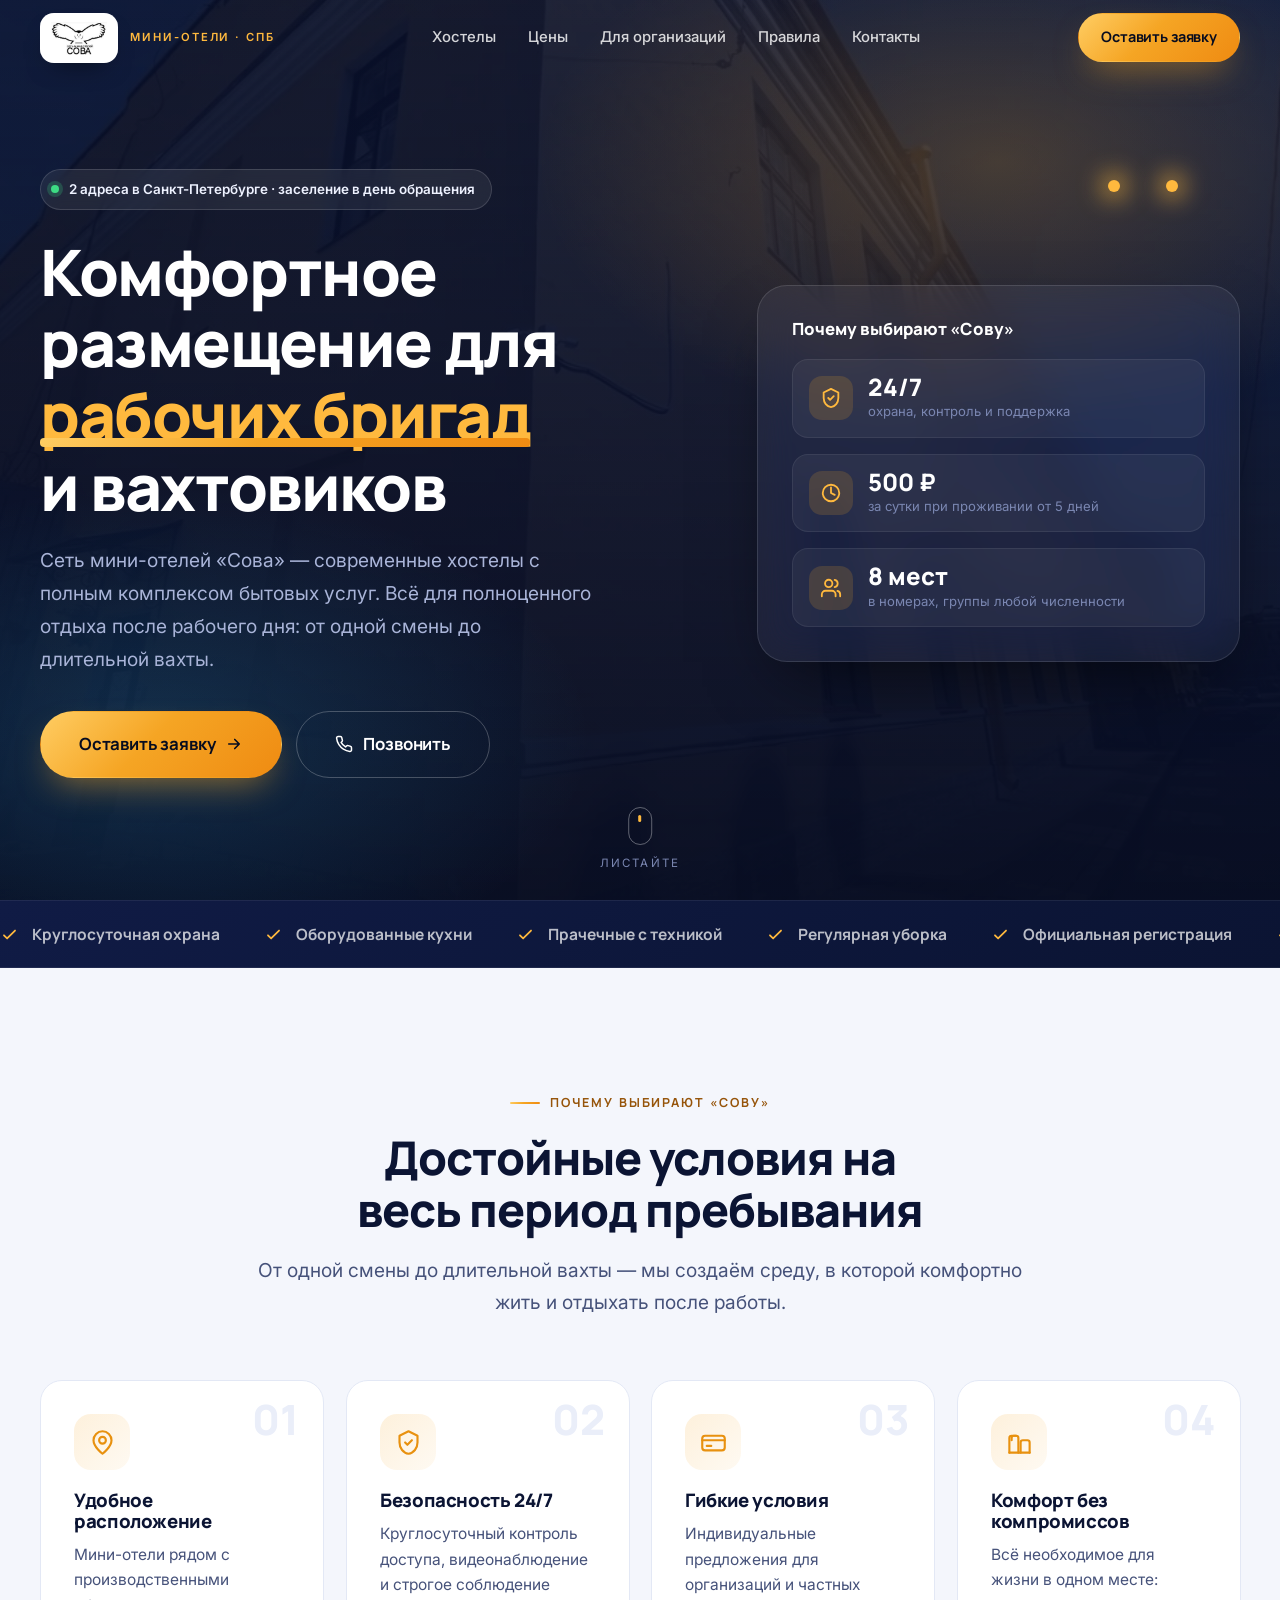
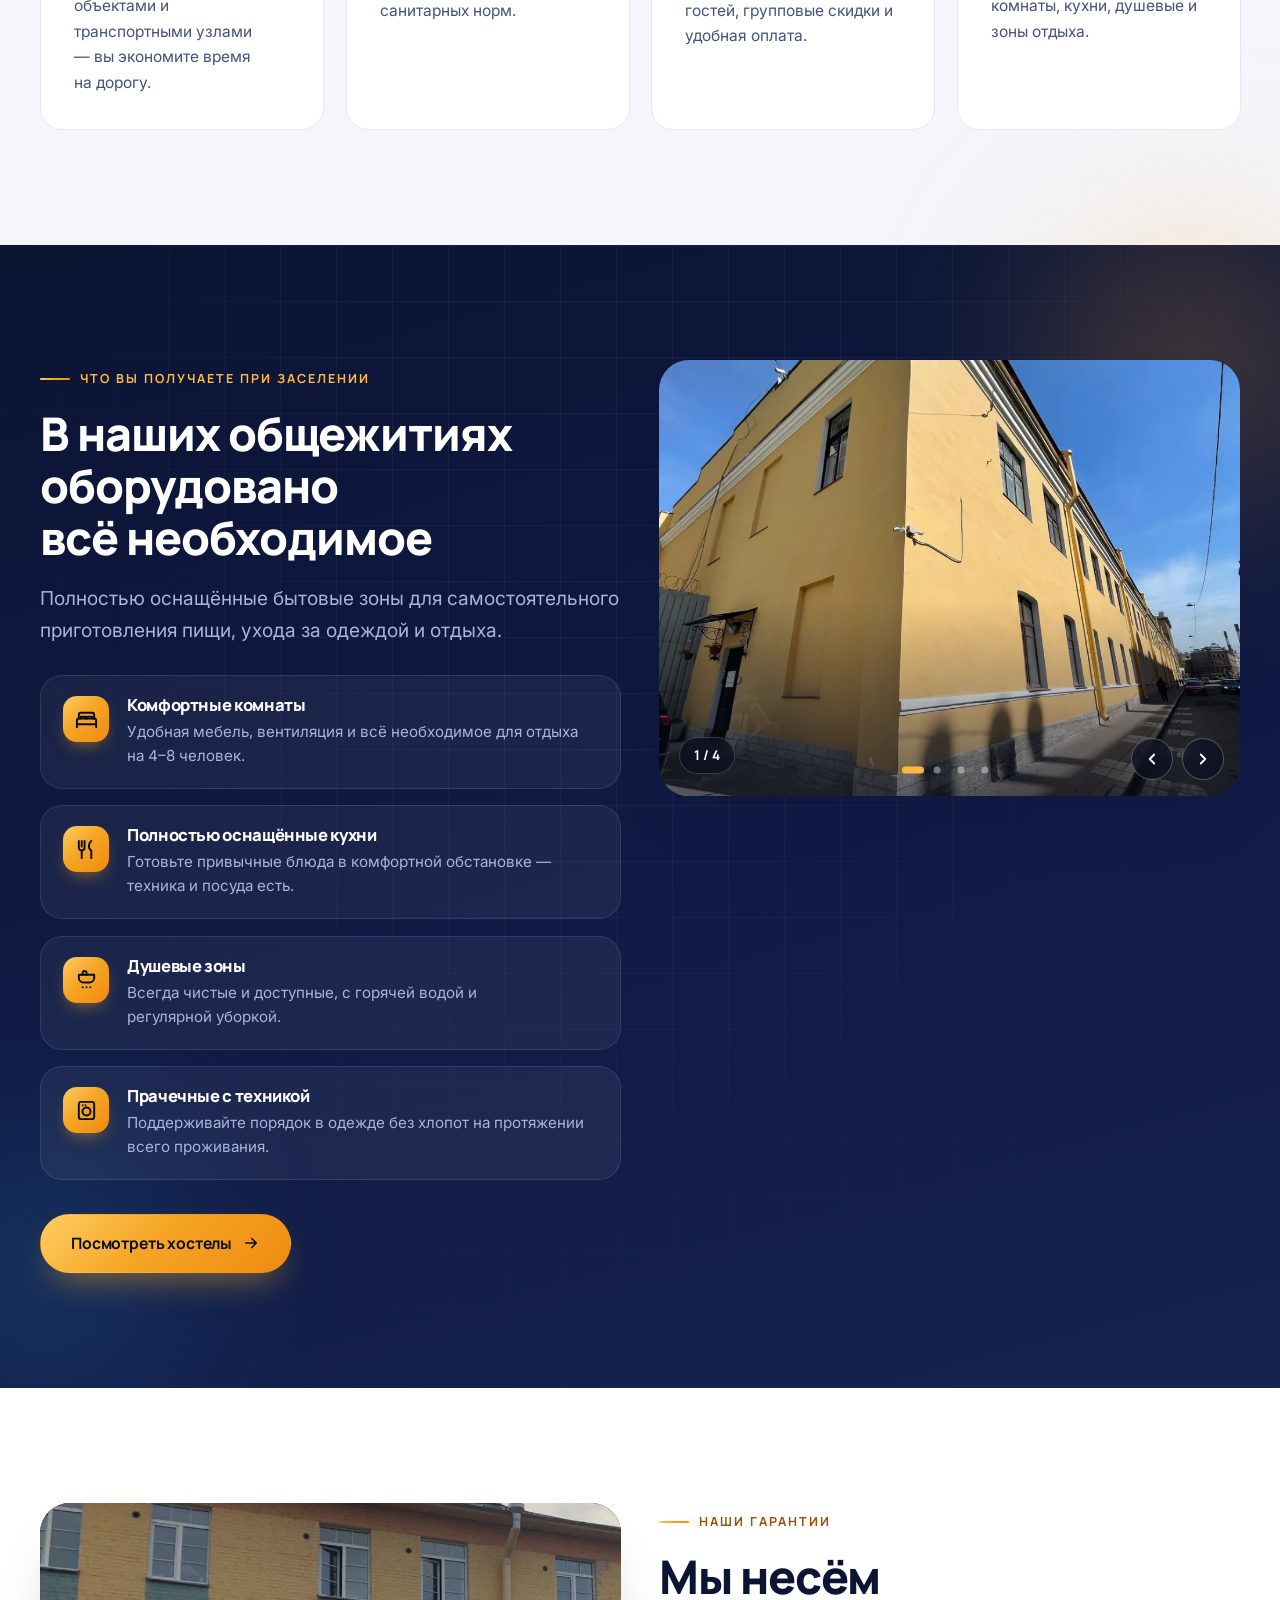
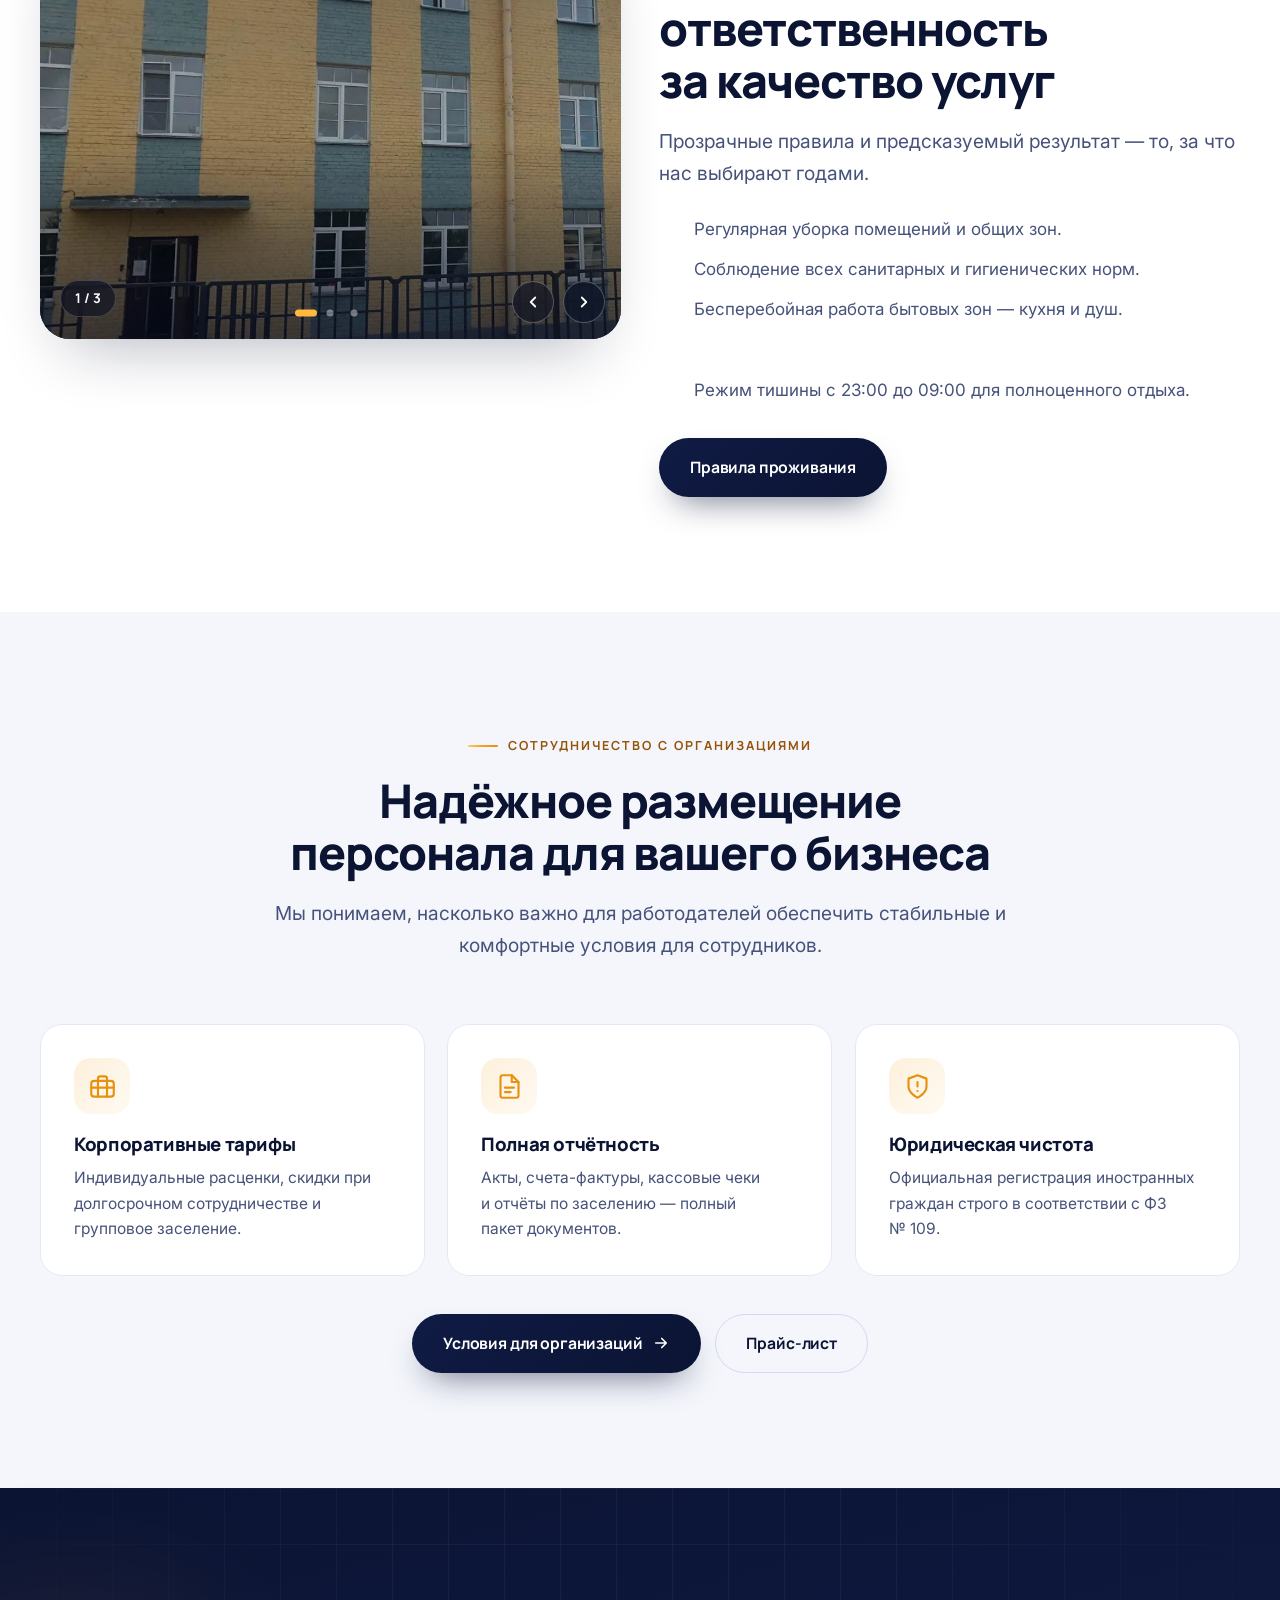
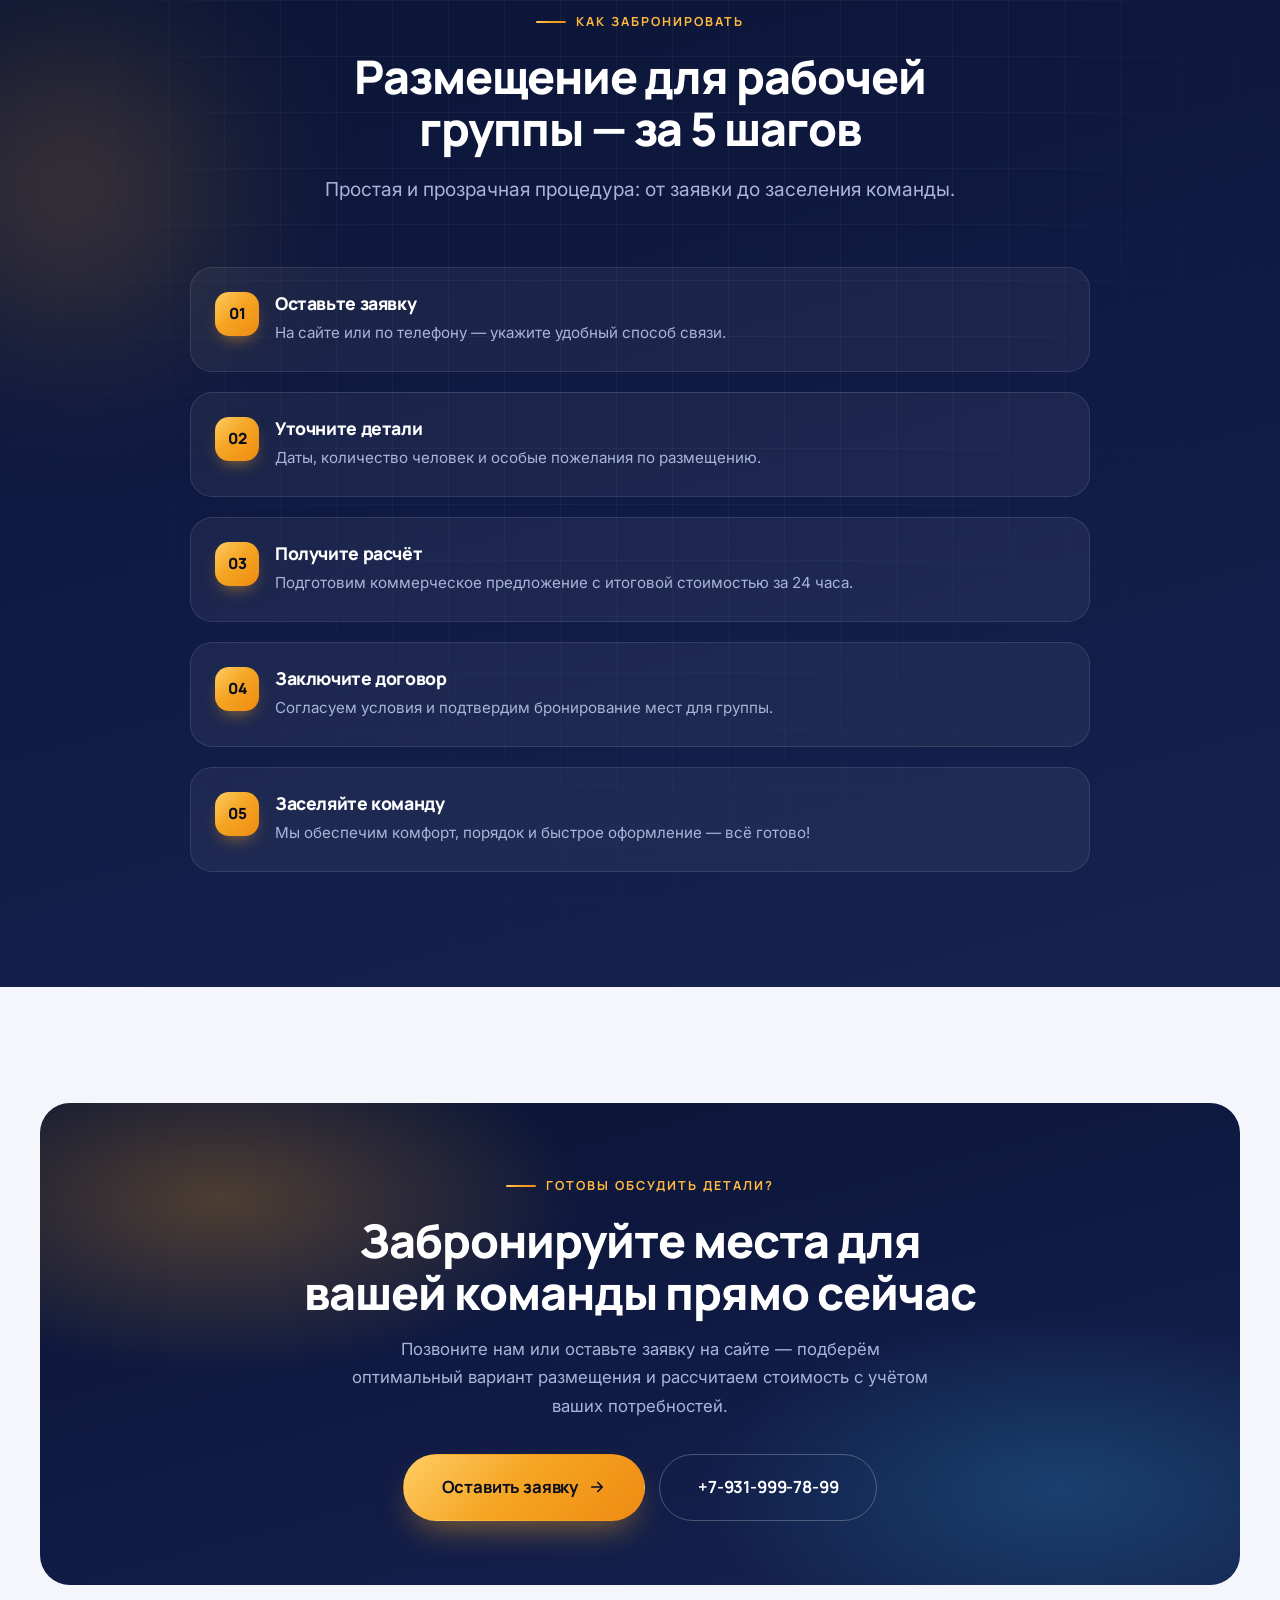
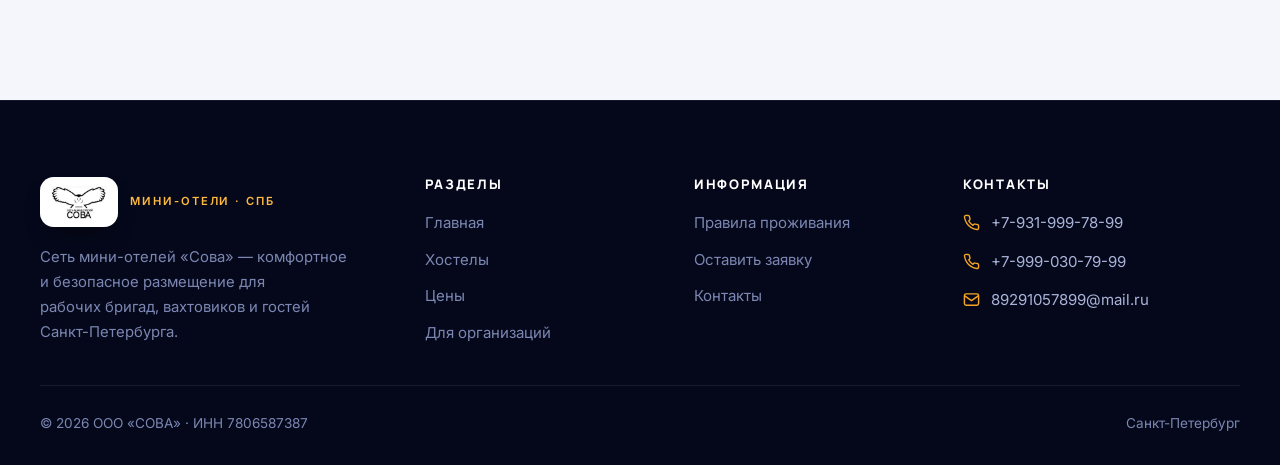
<file: index.html>
<!DOCTYPE html>
<html lang="ru">
<head>
  <meta charset="UTF-8">
  <meta name="viewport" content="width=device-width, initial-scale=1, viewport-fit=cover">
  <title>СОВА — сеть мини-отелей в Санкт-Петербурге · Размещение рабочих групп и вахтовиков</title>
  <meta name="description" content="Сеть мини-отелей «Сова»: комфортное и безопасное размещение для рабочих бригад, вахтовиков и сотрудников предприятий. Прозрачные цены от 500 ₽/сутки, быстрое заселение, поддержка 24/7.">
  <meta name="theme-color" content="#070c1f">
  <link rel="preconnect" href="https://fonts.googleapis.com">
  <link rel="preconnect" href="https://fonts.gstatic.com" crossorigin>
  <link href="https://fonts.googleapis.com/css2?family=Manrope:wght@500;600;700;800&family=Inter:wght@400;500;600;700&display=swap" rel="stylesheet">
  <link rel="stylesheet" href="css/style.css?v=20261009d">
  <link rel="icon" href="img/logo.jpg">
  <link rel="canonical" href="https://system785.github.io/sova-hostels/">
  <meta property="og:type" content="website">
  <meta property="og:site_name" content="СОВА">
  <meta property="og:locale" content="ru_RU">
  <meta property="og:title" content="СОВА — сеть мини-отелей в Санкт-Петербурге · Размещение рабочих групп и вахтовиков">
  <meta property="og:description" content="Сеть мини-отелей «Сова»: комфортное и безопасное размещение для рабочих бригад, вахтовиков и сотрудников предприятий. Прозрачные цены от 500 ₽/сутки, быстрое заселение, поддержка 24/7.">
  <meta property="og:url" content="https://system785.github.io/sova-hostels/">
  <meta property="og:image" content="https://system785.github.io/sova-hostels/img/og-cover.jpg">
  <meta property="og:image:width" content="1200">
  <meta property="og:image:height" content="630">
  <meta property="og:image:alt" content="Хостел «Сова» в Санкт-Петербурге">
  <meta name="twitter:card" content="summary_large_image">
  <meta name="twitter:title" content="СОВА — сеть мини-отелей в Санкт-Петербурге">
  <meta name="twitter:description" content="Комфортное размещение рабочих групп и вахтовиков. Цены от 500 ₽/сутки, поддержка 24/7.">
  <meta name="twitter:image" content="https://system785.github.io/sova-hostels/img/og-cover.jpg">
  <script type="application/ld+json">
  {
    "@context": "https://schema.org",
    "@graph": [
      {
        "@type": "Organization",
        "@id": "https://system785.github.io/sova-hostels/#organization",
        "name": "СОВА",
        "legalName": "ООО «СОВА»",
        "taxID": "7806587387",
        "url": "https://system785.github.io/sova-hostels/",
        "logo": "https://system785.github.io/sova-hostels/img/logo.jpg",
        "image": "https://system785.github.io/sova-hostels/img/og-cover.jpg",
        "email": "89291057899@mail.ru",
        "telephone": "+7-931-999-78-99",
        "sameAs": ["https://max.ru/u/+79319997899"],
        "contactPoint": [
          { "@type": "ContactPoint", "telephone": "+7-931-999-78-99", "contactType": "reservations", "availableLanguage": "ru" },
          { "@type": "ContactPoint", "telephone": "+7-999-030-79-99", "contactType": "customer service", "availableLanguage": "ru" }
        ]
      },
      {
        "@type": "WebSite",
        "@id": "https://system785.github.io/sova-hostels/#website",
        "url": "https://system785.github.io/sova-hostels/",
        "name": "Хостелы и мини-отели «Сова» в Санкт-Петербурге",
        "inLanguage": "ru-RU",
        "publisher": { "@id": "https://system785.github.io/sova-hostels/#organization" }
      },
      {
        "@type": "Hostel",
        "@id": "https://system785.github.io/sova-hostels/#hostel-furazhny",
        "name": "Хостел «Сова» на Фуражном переулке",
        "url": "https://system785.github.io/sova-hostels/hostels.html",
        "image": [
          "https://system785.github.io/sova-hostels/img/69101682.webp",
          "https://system785.github.io/sova-hostels/img/og-cover.jpg"
        ],
        "telephone": "+7-931-999-78-99",
        "priceRange": "500–800 ₽",
        "parentOrganization": { "@id": "https://system785.github.io/sova-hostels/#organization" },
        "address": { "@type": "PostalAddress", "streetAddress": "Фуражный переулок, 3", "addressLocality": "Санкт-Петербург", "addressCountry": "RU" },
        "geo": { "@type": "GeoCoordinates", "latitude": 59.9390496, "longitude": 30.37046492 }
      },
      {
        "@type": "Hostel",
        "@id": "https://system785.github.io/sova-hostels/#hostel-petro-slavyanka",
        "name": "Хостел «Сова» на дороге на Петро-Славянку",
        "url": "https://system785.github.io/sova-hostels/hostels.html",
        "image": [
          "https://system785.github.io/sova-hostels/img/69102089.webp",
          "https://system785.github.io/sova-hostels/img/og-cover.jpg"
        ],
        "telephone": "+7-999-030-79-99",
        "priceRange": "500–800 ₽",
        "parentOrganization": { "@id": "https://system785.github.io/sova-hostels/#organization" },
        "address": { "@type": "PostalAddress", "streetAddress": "дорога на Петро-Славянку, 2И", "addressLocality": "Санкт-Петербург", "addressCountry": "RU" },
        "geo": { "@type": "GeoCoordinates", "latitude": 59.81494571, "longitude": 30.51369488 }
      }
    ]
  }
  </script>
</head>
<body>

<a class="skip-link" href="#main">Перейти к содержанию</a>
<div class="progress-bar" aria-hidden="true"></div>

<!-- ================= ШАПКА ================= -->
<header class="header">
  <div class="container">
    <div class="header-inner">
      <a class="brand" href="index.html" aria-label="СОВА — мини-отели · СПб, на главную">
        <span class="brand-mark">
          <img src="img/logo.jpg" alt="" width="178" height="120" decoding="async">
        </span>
        <span class="brand-text">
          
          <span class="brand-sub">мини-отели · СПб</span>
        </span>
      </a>

      <nav class="nav" aria-label="Основная навигация">
        <a href="hostels.html">Хостелы</a>
        <a href="price.html">Цены</a>
        <a href="organization.html">Для организаций</a>
        <a href="rules.html">Правила</a>
        <a href="contacts.html">Контакты</a>
      </nav>

      <div class="header-cta">
        <a class="btn sm" href="request.html">Оставить заявку</a>
        <button class="burger" type="button" aria-label="Открыть меню" aria-expanded="false" aria-controls="drawer">
          <span></span><span></span><span></span>
        </button>
      </div>
    </div>
  </div>
</header>

<!-- ================= МОБИЛЬНОЕ МЕНЮ ================= -->
<nav class="drawer" id="drawer" aria-label="Мобильное меню">
  <a class="drawer-link active" href="index.html">Главная</a>
  <a class="drawer-link" href="hostels.html">Хостелы</a>
  <a class="drawer-link" href="price.html">Цены</a>
  <a class="drawer-link" href="organization.html">Для организаций</a>
  <a class="drawer-link" href="rules.html">Правила проживания</a>
  <a class="drawer-link" href="contacts.html">Контакты</a>
  <a class="btn" href="request.html">Оставить заявку</a>
  <div class="drawer-contacts">
    <a href="tel:+79319997899">+7-931-999-78-99</a><br>
    <a href="mailto:89291057899@mail.ru">89291057899@mail.ru</a>
  </div>
</nav>

<main id="main">

  <!-- ================= ГЕРОЙ ================= -->
  <section class="hero">
    <div class="hero-bg" style="background-image:url('img/69101682.webp')" aria-hidden="true"></div>
    <div class="hero-eyes" aria-hidden="true"><i></i><i></i></div>

    <div class="container">
      <div class="hero-inner">
        <div class="hero-copy">
          <span class="hero-badge reveal"><span class="dot"></span> 2 адреса в Санкт-Петербурге · заселение в день обращения</span>

          <h1 class="split">
            Комфортное размещение для |<span class="amber-word">рабочих бригад</span> |и вахтовиков
          </h1>

          <p class="hero-lead reveal" style="--d:220ms">
            Сеть мини-отелей «Сова» — современные хостелы с полным комплексом бытовых услуг.
            Всё для полноценного отдыха после рабочего дня: от одной смены до длительной вахты.
          </p>

          <div class="btn-row reveal" style="--d:340ms">
            <a class="btn lg" href="request.html">
              Оставить заявку
              <svg viewBox="0 0 24 24" fill="none" stroke="currentColor" stroke-width="2.2" stroke-linecap="round" stroke-linejoin="round"><path d="M5 12h14M13 6l6 6-6 6"/></svg>
            </a>
            <a class="btn lg ghost on-dark" href="tel:+79319997899">
              <svg viewBox="0 0 24 24" fill="none" stroke="currentColor" stroke-width="2" stroke-linecap="round" stroke-linejoin="round"><path d="M22 16.92v3a2 2 0 0 1-2.18 2 19.79 19.79 0 0 1-8.63-3.07 19.5 19.5 0 0 1-6-6 19.79 19.79 0 0 1-3.07-8.67A2 2 0 0 1 4.11 2h3a2 2 0 0 1 2 1.72c.13.96.36 1.9.7 2.81a2 2 0 0 1-.45 2.11L8.09 9.91a16 16 0 0 0 6 6l1.27-1.27a2 2 0 0 1 2.11-.45c.91.34 1.85.57 2.81.7A2 2 0 0 1 22 16.92z"/></svg>
              Позвонить
            </a>
          </div>
        </div>

        <aside class="hero-card reveal right" style="--d:420ms">
          <h2>Почему выбирают «Сову»</h2>
          <div class="stat-list">
            <div class="stat">
              <span class="stat-icon">
                <svg viewBox="0 0 24 24" fill="none" stroke="currentColor" stroke-width="2" stroke-linecap="round" stroke-linejoin="round"><path d="M12 2 4 6v6c0 5 3.4 9.4 8 10 4.6-.6 8-5 8-10V6l-8-4Z"/><path d="m9 12 2 2 4-4"/></svg>
              </span>
              <div>
                <div class="stat-num">24/7</div>
                <div class="stat-label">охрана, контроль и поддержка</div>
              </div>
            </div>
            <div class="stat">
              <span class="stat-icon">
                <svg viewBox="0 0 24 24" fill="none" stroke="currentColor" stroke-width="2" stroke-linecap="round" stroke-linejoin="round"><path d="M12 6v6l4 2"/><circle cx="12" cy="12" r="9"/></svg>
              </span>
              <div>
                <div class="stat-num"><span data-count="500" data-suffix=" ₽">500 ₽</span></div>
                <div class="stat-label">за сутки при проживании от 5 дней</div>
              </div>
            </div>
            <div class="stat">
              <span class="stat-icon">
                <svg viewBox="0 0 24 24" fill="none" stroke="currentColor" stroke-width="2" stroke-linecap="round" stroke-linejoin="round"><path d="M17 21v-2a4 4 0 0 0-4-4H6a4 4 0 0 0-4 4v2"/><circle cx="9.5" cy="7" r="4"/><path d="M22 21v-2a4 4 0 0 0-3-3.87M16 3.13A4 4 0 0 1 16 11"/></svg>
              </span>
              <div>
                <div class="stat-num"><span data-count="8">8</span> мест</div>
                <div class="stat-label">в номерах, группы любой численности</div>
              </div>
            </div>
          </div>
        </aside>
      </div>
    </div>

    <div class="scroll-hint" aria-hidden="true">
      <span class="mouse"></span>
      <span>Листайте</span>
    </div>
  </section>

  <!-- ================= БЕГУЩАЯ СТРОКА ================= -->
  <div class="marquee" aria-hidden="true">
    <div class="marquee-track">
      <span class="marquee-item"><svg viewBox="0 0 24 24" fill="none" stroke="currentColor" stroke-width="2.2" stroke-linecap="round" stroke-linejoin="round"><path d="m5 13 4 4L19 7"/></svg> Круглосуточная охрана</span>
      <span class="marquee-item"><svg viewBox="0 0 24 24" fill="none" stroke="currentColor" stroke-width="2.2" stroke-linecap="round" stroke-linejoin="round"><path d="m5 13 4 4L19 7"/></svg> Оборудованные кухни</span>
      <span class="marquee-item"><svg viewBox="0 0 24 24" fill="none" stroke="currentColor" stroke-width="2.2" stroke-linecap="round" stroke-linejoin="round"><path d="m5 13 4 4L19 7"/></svg> Прачечные с техникой</span>
      <span class="marquee-item"><svg viewBox="0 0 24 24" fill="none" stroke="currentColor" stroke-width="2.2" stroke-linecap="round" stroke-linejoin="round"><path d="m5 13 4 4L19 7"/></svg> Регулярная уборка</span>
      <span class="marquee-item"><svg viewBox="0 0 24 24" fill="none" stroke="currentColor" stroke-width="2.2" stroke-linecap="round" stroke-linejoin="round"><path d="m5 13 4 4L19 7"/></svg> Официальная регистрация</span>
      <span class="marquee-item"><svg viewBox="0 0 24 24" fill="none" stroke="currentColor" stroke-width="2.2" stroke-linecap="round" stroke-linejoin="round"><path d="m5 13 4 4L19 7"/></svg> Без скрытых платежей</span>
      <span class="marquee-item"><svg viewBox="0 0 24 24" fill="none" stroke="currentColor" stroke-width="2.2" stroke-linecap="round" stroke-linejoin="round"><path d="m5 13 4 4L19 7"/></svg> Круглосуточная охрана</span>
      <span class="marquee-item"><svg viewBox="0 0 24 24" fill="none" stroke="currentColor" stroke-width="2.2" stroke-linecap="round" stroke-linejoin="round"><path d="m5 13 4 4L19 7"/></svg> Оборудованные кухни</span>
      <span class="marquee-item"><svg viewBox="0 0 24 24" fill="none" stroke="currentColor" stroke-width="2.2" stroke-linecap="round" stroke-linejoin="round"><path d="m5 13 4 4L19 7"/></svg> Прачечные с техникой</span>
      <span class="marquee-item"><svg viewBox="0 0 24 24" fill="none" stroke="currentColor" stroke-width="2.2" stroke-linecap="round" stroke-linejoin="round"><path d="m5 13 4 4L19 7"/></svg> Регулярная уборка</span>
      <span class="marquee-item"><svg viewBox="0 0 24 24" fill="none" stroke="currentColor" stroke-width="2.2" stroke-linecap="round" stroke-linejoin="round"><path d="m5 13 4 4L19 7"/></svg> Официальная регистрация</span>
      <span class="marquee-item"><svg viewBox="0 0 24 24" fill="none" stroke="currentColor" stroke-width="2.2" stroke-linecap="round" stroke-linejoin="round"><path d="m5 13 4 4L19 7"/></svg> Без скрытых платежей</span>
    </div>
  </div>

  <!-- ================= ПОЧЕМУ ВЫБИРАЮТ ================= -->
  <section class="section">
    <div class="container">
      <header class="section-head center reveal">
        <span class="eyebrow center">Почему выбирают «Сову»</span>
        <h2 class="section-title">Достойные условия на весь период пребывания</h2>
        <p class="lead">От одной смены до длительной вахты — мы создаём среду, в которой комфортно жить и отдыхать после работы.</p>
      </header>

      <div class="grid grid-4" data-stagger>
        <article class="card reveal">
          <span class="num-index">01</span>
          <span class="icon">
            <svg viewBox="0 0 24 24" fill="none" stroke="currentColor" stroke-width="1.9" stroke-linecap="round" stroke-linejoin="round"><path d="M20 10c0 6-8 12-8 12s-8-6-8-12a8 8 0 0 1 16 0Z"/><circle cx="12" cy="10" r="3"/></svg>
          </span>
          <h3>Удобное расположение</h3>
          <p>Мини-отели рядом с производственными объектами и транспортными узлами — вы экономите время на дорогу.</p>
        </article>

        <article class="card reveal">
          <span class="num-index">02</span>
          <span class="icon">
            <svg viewBox="0 0 24 24" fill="none" stroke="currentColor" stroke-width="1.9" stroke-linecap="round" stroke-linejoin="round"><path d="M12 2 4 6v6c0 5 3.4 9.4 8 10 4.6-.6 8-5 8-10V6l-8-4Z"/><path d="m9 12 2 2 4-4"/></svg>
          </span>
          <h3>Безопасность 24/7</h3>
          <p>Круглосуточный контроль доступа, видеонаблюдение и строгое соблюдение санитарных норм.</p>
        </article>

        <article class="card reveal">
          <span class="num-index">03</span>
          <span class="icon">
            <svg viewBox="0 0 24 24" fill="none" stroke="currentColor" stroke-width="1.9" stroke-linecap="round" stroke-linejoin="round"><rect x="2" y="6" width="20" height="13" rx="2.5"/><path d="M2 10h20"/><path d="M6 15h4"/></svg>
          </span>
          <h3>Гибкие условия</h3>
          <p>Индивидуальные предложения для организаций и частных гостей, групповые скидки и удобная оплата.</p>
        </article>

        <article class="card reveal">
          <span class="num-index">04</span>
          <span class="icon">
            <svg viewBox="0 0 24 24" fill="none" stroke="currentColor" stroke-width="1.9" stroke-linecap="round" stroke-linejoin="round"><path d="M11 21V8a2 2 0 0 0-2-2H5a2 2 0 0 0-2 2v13"/><path d="M21 21V12a2 2 0 0 0-2-2h-4a2 2 0 0 0-2 2v9"/><path d="M3 21h18"/><path d="M5 10V8a2 2 0 0 1 2-2h2"/></svg>
          </span>
          <h3>Комфорт без компромиссов</h3>
          <p>Всё необходимое для жизни в одном месте: комнаты, кухни, душевые и зоны отдыха.</p>
        </article>
      </div>
    </div>
  </section>

  <!-- ================= ЧТО ПОЛУЧАЕТЕ ================= -->
  <section class="section dark grid-texture">
    <span class="glow amber" style="width:420px;height:420px;top:-90px;right:-120px;" aria-hidden="true"></span>
    <span class="glow sky" style="width:360px;height:360px;bottom:-60px;left:-140px;" aria-hidden="true"></span>

    <div class="container">
      <div class="hostel-block">
        <div>
          <header class="section-head reveal left" style="margin-bottom:28px">
            <span class="eyebrow">Что вы получаете при заселении</span>
            <h2 class="section-title">В наших общежитиях оборудовано всё необходимое</h2>
            <p class="lead">Полностью оснащённые бытовые зоны для самостоятельного приготовления пищи, ухода за одеждой и отдыха.</p>
          </header>

          <div class="feature-list" data-stagger>
            <div class="feature reveal left">
              <span class="feature-icon">
                <svg viewBox="0 0 24 24" fill="none" stroke="currentColor" stroke-width="2" stroke-linecap="round" stroke-linejoin="round"><path d="M2 20v-7a2 2 0 0 1 2-2h16a2 2 0 0 1 2 2v7"/><path d="M4 11V7a2 2 0 0 1 2-2h12a2 2 0 0 1 2 2v4"/><path d="M2 17h20"/><path d="M6 11V9h5v2M13 11V9h5v2"/></svg>
              </span>
              <div>
                <h3>Комфортные комнаты</h3>
                <p>Удобная мебель, вентиляция и всё необходимое для отдыха на 4–8 человек.</p>
              </div>
            </div>

            <div class="feature reveal left">
              <span class="feature-icon">
                <svg viewBox="0 0 24 24" fill="none" stroke="currentColor" stroke-width="2" stroke-linecap="round" stroke-linejoin="round"><path d="M4 3v7a3 3 0 0 0 3 3v8M7 3v6M10 3v7a3 3 0 0 1-3 3"/><path d="M17 3c-1.7 1.4-2.5 3.4-2.5 5.5S15.3 12 17 13v8"/></svg>
              </span>
              <div>
                <h3>Полностью оснащённые кухни</h3>
                <p>Готовьте привычные блюда в комфортной обстановке — техника и посуда есть.</p>
              </div>
            </div>

            <div class="feature reveal left">
              <span class="feature-icon">
                <svg viewBox="0 0 24 24" fill="none" stroke="currentColor" stroke-width="2" stroke-linecap="round" stroke-linejoin="round"><path d="M4 6h16v3a5 5 0 0 1-5 5H9a5 5 0 0 1-5-5V6Z"/><path d="M8 6V4a2 2 0 0 1 2-2h0a2 2 0 0 1 2 2v2"/><path d="M8 19h.01M12 19h.01M16 19h.01"/></svg>
              </span>
              <div>
                <h3>Душевые зоны</h3>
                <p>Всегда чистые и доступные, с горячей водой и регулярной уборкой.</p>
              </div>
            </div>

            <div class="feature reveal left">
              <span class="feature-icon">
                <svg viewBox="0 0 24 24" fill="none" stroke="currentColor" stroke-width="2" stroke-linecap="round" stroke-linejoin="round"><rect x="4" y="3" width="16" height="18" rx="2.5"/><circle cx="12" cy="13" r="4.2"/><path d="M8 6.5h.01M11 6.5h.01"/></svg>
              </span>
              <div>
                <h3>Прачечные с техникой</h3>
                <p>Поддерживайте порядок в одежде без хлопот на протяжении всего проживания.</p>
              </div>
            </div>
          </div>

          <div class="btn-row reveal" style="--d:200ms">
            <a class="btn" href="hostels.html">
              Посмотреть хостелы
              <svg viewBox="0 0 24 24" fill="none" stroke="currentColor" stroke-width="2.2" stroke-linecap="round" stroke-linejoin="round"><path d="M5 12h14M13 6l6 6-6 6"/></svg>
            </a>
          </div>
        </div>

        <div class="gallery reveal right" style="--d:160ms">
          <div class="gallery-track">
            <div class="gallery-slide"><img src="img/69101682.webp" alt="Общая зона в хостеле «Сова»" loading="lazy"></div>
            <div class="gallery-slide"><img src="img/69101689.webp" alt="Комната для проживания" loading="lazy"></div>
            <div class="gallery-slide"><img src="img/69101788.webp" alt="Кухня в хостеле" loading="lazy"></div>
            <div class="gallery-slide"><img src="img/69101801.webp" alt="Интерьер мини-отеля «Сова»" loading="lazy"></div>
          </div>
          <span class="gallery-count">1 / 4</span>
          <div class="gallery-dots"></div>
          <div class="gallery-nav">
            <button class="g-btn g-prev" type="button" aria-label="Предыдущий слайд">
              <svg viewBox="0 0 24 24" fill="none" stroke="currentColor" stroke-width="2.4" stroke-linecap="round" stroke-linejoin="round"><path d="m15 18-6-6 6-6"/></svg>
            </button>
            <button class="g-btn g-next" type="button" aria-label="Следующий слайд">
              <svg viewBox="0 0 24 24" fill="none" stroke="currentColor" stroke-width="2.4" stroke-linecap="round" stroke-linejoin="round"><path d="m9 6 6 6-6 6"/></svg>
            </button>
          </div>
        </div>
      </div>
    </div>
  </section>

  <!-- ================= ГАРАНТИИ ================= -->
  <section class="section alt">
    <div class="container">
      <div class="hostel-block">
        <div class="gallery reveal left">
          <div class="gallery-track">
            <div class="gallery-slide"><img src="img/69102089.webp" alt="Хостел на Петро-Славянку" loading="lazy"></div>
            <div class="gallery-slide"><img src="img/69102255.webp" alt="Зона отдыха" loading="lazy"></div>
            <div class="gallery-slide"><img src="img/69102279.webp" alt="Общая кухня" loading="lazy"></div>
          </div>
          <span class="gallery-count">1 / 3</span>
          <div class="gallery-dots"></div>
          <div class="gallery-nav">
            <button class="g-btn g-prev" type="button" aria-label="Предыдущий слайд">
              <svg viewBox="0 0 24 24" fill="none" stroke="currentColor" stroke-width="2.4" stroke-linecap="round" stroke-linejoin="round"><path d="m15 18-6-6 6-6"/></svg>
            </button>
            <button class="g-btn g-next" type="button" aria-label="Следующий слайд">
              <svg viewBox="0 0 24 24" fill="none" stroke="currentColor" stroke-width="2.4" stroke-linecap="round" stroke-linejoin="round"><path d="m9 6 6 6-6 6"/></svg>
            </button>
          </div>
        </div>

        <div>
          <header class="section-head reveal right" style="margin-bottom:26px">
            <span class="eyebrow">Наши гарантии</span>
            <h2 class="section-title">Мы несём ответственность за качество услуг</h2>
            <p class="lead">Прозрачные правила и предсказуемый результат — то, за что нас выбирают годами.</p>
          </header>

          <ul class="check-list" data-stagger>
            <li class="reveal right">Регулярная уборка помещений и общих зон.</li>
            <li class="reveal right">Соблюдение всех санитарных и гигиенических норм.</li>
            <li class="reveal right">Бесперебойная работа бытовых зон — кухня и душ.</li>
            <li class="reveal right">Оперативное решение любых бытовых вопросов.</li>
            <li class="reveal right">Режим тишины с 23:00 до 09:00 для полноценного отдыха.</li>
          </ul>

          <div class="btn-row reveal right" style="--d:220ms">
            <a class="btn dark-btn" href="rules.html">Правила проживания</a>
          </div>
        </div>
      </div>
    </div>
  </section>

  <!-- ================= СОТРУДНИЧЕСТВО ================= -->
  <section class="section">
    <div class="container">
      <header class="section-head center reveal">
        <span class="eyebrow center">Сотрудничество с организациями</span>
        <h2 class="section-title">Надёжное размещение персонала для вашего бизнеса</h2>
        <p class="lead">Мы понимаем, насколько важно для работодателей обеспечить стабильные и комфортные условия для сотрудников.</p>
      </header>

      <div class="grid grid-3" data-stagger style="margin-bottom:38px">
        <article class="card reveal">
          <span class="icon">
            <svg viewBox="0 0 24 24" fill="none" stroke="currentColor" stroke-width="1.9" stroke-linecap="round" stroke-linejoin="round"><rect x="2" y="7" width="20" height="14" rx="2.5"/><path d="M16 21V5a2 2 0 0 0-2-2h-4a2 2 0 0 0-2 2v16"/><path d="M2 13h20"/></svg>
          </span>
          <h3>Корпоративные тарифы</h3>
          <p>Индивидуальные расценки, скидки при долгосрочном сотрудничестве и групповое заселение.</p>
        </article>

        <article class="card reveal">
          <span class="icon">
            <svg viewBox="0 0 24 24" fill="none" stroke="currentColor" stroke-width="1.9" stroke-linecap="round" stroke-linejoin="round"><path d="M14 2H6a2 2 0 0 0-2 2v16a2 2 0 0 0 2 2h12a2 2 0 0 0 2-2V8Z"/><path d="M14 2v6h6"/><path d="M8 13h8M8 17h5"/></svg>
          </span>
          <h3>Полная отчётность</h3>
          <p>Акты, счета-фактуры, кассовые чеки и отчёты по заселению — полный пакет документов.</p>
        </article>

        <article class="card reveal">
          <span class="icon">
            <svg viewBox="0 0 24 24" fill="none" stroke="currentColor" stroke-width="1.9" stroke-linecap="round" stroke-linejoin="round"><path d="M12 22s8-4 8-10V5l-8-3-8 3v7c0 6 8 10 8 10Z"/><path d="M12 8v4"/><path d="M12 16h.01"/></svg>
          </span>
          <h3>Юридическая чистота</h3>
          <p>Официальная регистрация иностранных граждан строго в соответствии с ФЗ № 109.</p>
        </article>
      </div>

      <div class="btn-row center reveal" style="--d:120ms">
        <a class="btn dark-btn" href="organization.html">
          Условия для организаций
          <svg viewBox="0 0 24 24" fill="none" stroke="currentColor" stroke-width="2.2" stroke-linecap="round" stroke-linejoin="round"><path d="M5 12h14M13 6l6 6-6 6"/></svg>
        </a>
        <a class="btn ghost" href="price.html">Прайс-лист</a>
      </div>
    </div>
  </section>

  <!-- ================= ПРОЦЕСС ================= -->
  <section class="section dark grid-texture">
    <span class="glow amber" style="width:380px;height:380px;top:10%;left:-120px;" aria-hidden="true"></span>

    <div class="container">
      <header class="section-head center reveal">
        <span class="eyebrow center">Как забронировать</span>
        <h2 class="section-title">Размещение для рабочей группы — за 5 шагов</h2>
        <p class="lead">Простая и прозрачная процедура: от заявки до заселения команды.</p>
      </header>

      <div class="steps" data-stagger style="max-width:900px;margin-inline:auto">
        <div class="step reveal">
          <h3>Оставьте заявку</h3>
          <p>На сайте или по телефону — укажите удобный способ связи.</p>
        </div>
        <div class="step reveal">
          <h3>Уточните детали</h3>
          <p>Даты, количество человек и особые пожелания по размещению.</p>
        </div>
        <div class="step reveal">
          <h3>Получите расчёт</h3>
          <p>Подготовим коммерческое предложение с итоговой стоимостью за 24 часа.</p>
        </div>
        <div class="step reveal">
          <h3>Заключите договор</h3>
          <p>Согласуем условия и подтвердим бронирование мест для группы.</p>
        </div>
        <div class="step reveal">
          <h3>Заселяйте команду</h3>
          <p>Мы обеспечим комфорт, порядок и быстрое оформление — всё готово!</p>
        </div>
      </div>
    </div>
  </section>

  <!-- ================= CTA ================= -->
  <section class="section">
    <div class="container">
      <div class="cta-band reveal zoom">
        <span class="eyebrow center">Готовы обсудить детали?</span>
        <h2>Забронируйте места для вашей команды прямо сейчас</h2>
        <p>Позвоните нам или оставьте заявку на сайте — подберём оптимальный вариант размещения и рассчитаем стоимость с учётом ваших потребностей.</p>
        <div class="btn-row center">
          <a class="btn lg" href="request.html">
            Оставить заявку
            <svg viewBox="0 0 24 24" fill="none" stroke="currentColor" stroke-width="2.2" stroke-linecap="round" stroke-linejoin="round"><path d="M5 12h14M13 6l6 6-6 6"/></svg>
          </a>
          <a class="btn lg ghost on-dark" href="tel:+79319997899">+7-931-999-78-99</a>
        </div>
      </div>
    </div>
  </section>

</main>

<!-- ================= ПОДВАЛ ================= -->
<footer class="footer">
  <div class="container">
    <div class="footer-grid">
      <div>
        <a class="brand" href="index.html" aria-label="СОВА — мини-отели · СПб, на главную">
          <span class="brand-mark">
            <img src="img/logo.jpg" alt="" width="178" height="120" decoding="async">
          </span>
          <span class="brand-text"><span class="brand-sub">мини-отели · СПб</span></span>
        </a>
        <p class="footer-about">Сеть мини-отелей «Сова» — комфортное и безопасное размещение для рабочих бригад, вахтовиков и гостей Санкт-Петербурга.</p>
      </div>

      <div>
        <h3>Разделы</h3>
        <div class="footer-links">
          <a href="index.html">Главная</a>
          <a href="hostels.html">Хостелы</a>
          <a href="price.html">Цены</a>
          <a href="organization.html">Для организаций</a>
        </div>
      </div>

      <div>
        <h3>Информация</h3>
        <div class="footer-links">
          <a href="rules.html">Правила проживания</a>
          <a href="request.html">Оставить заявку</a>
          <a href="contacts.html">Контакты</a>
        </div>
      </div>

      <div>
        <h3>Контакты</h3>
        <div class="footer-contact">
          <div class="fc-row">
            <svg viewBox="0 0 24 24" fill="none" stroke="currentColor" stroke-width="2" stroke-linecap="round" stroke-linejoin="round"><path d="M22 16.9v3a2 2 0 0 1-2.2 2 19.8 19.8 0 0 1-8.6-3.1 19.5 19.5 0 0 1-6-6A19.8 19.8 0 0 1 2.1 4.2 2 2 0 0 1 4.1 2h3a2 2 0 0 1 2 1.7c.1 1 .4 1.9.7 2.8a2 2 0 0 1-.5 2.1L8.1 9.9a16 16 0 0 0 6 6l1.3-1.3a2 2 0 0 1 2.1-.4c.9.3 1.8.6 2.8.7a2 2 0 0 1 1.7 2Z"/></svg>
            <a href="tel:+79319997899">+7-931-999-78-99</a>
          </div>
          <div class="fc-row">
            <svg viewBox="0 0 24 24" fill="none" stroke="currentColor" stroke-width="2" stroke-linecap="round" stroke-linejoin="round"><path d="M22 16.9v3a2 2 0 0 1-2.2 2 19.8 19.8 0 0 1-8.6-3.1 19.5 19.5 0 0 1-6-6A19.8 19.8 0 0 1 2.1 4.2 2 2 0 0 1 4.1 2h3a2 2 0 0 1 2 1.7c.1 1 .4 1.9.7 2.8a2 2 0 0 1-.5 2.1L8.1 9.9a16 16 0 0 0 6 6l1.3-1.3a2 2 0 0 1 2.1-.4c.9.3 1.8.6 2.8.7a2 2 0 0 1 1.7 2Z"/></svg>
            <a href="tel:+79990307999">+7-999-030-79-99</a>
          </div>
          <div class="fc-row">
            <svg viewBox="0 0 24 24" fill="none" stroke="currentColor" stroke-width="2" stroke-linecap="round" stroke-linejoin="round"><rect x="2" y="4" width="20" height="16" rx="2.5"/><path d="m2.5 7 9.5 6.5L21.5 7"/></svg>
            <a href="mailto:89291057899@mail.ru">89291057899@mail.ru</a>
          </div>
        </div>
      </div>
    </div>

    <div class="footer-bottom">
      <span>© <span data-year>2026</span> ООО «СОВА» · ИНН 7806587387</span>
      <span>Санкт-Петербург</span>
    </div>
  </div>
</footer>

<button class="to-top" type="button" aria-label="Наверх">
  <svg viewBox="0 0 24 24" fill="none" stroke="currentColor" stroke-width="2.4" stroke-linecap="round" stroke-linejoin="round"><path d="m6 15 6-6 6 6"/></svg>
</button>

<script src="js/main.js?v=20261009c"></script>
</body>
</html>
</file>
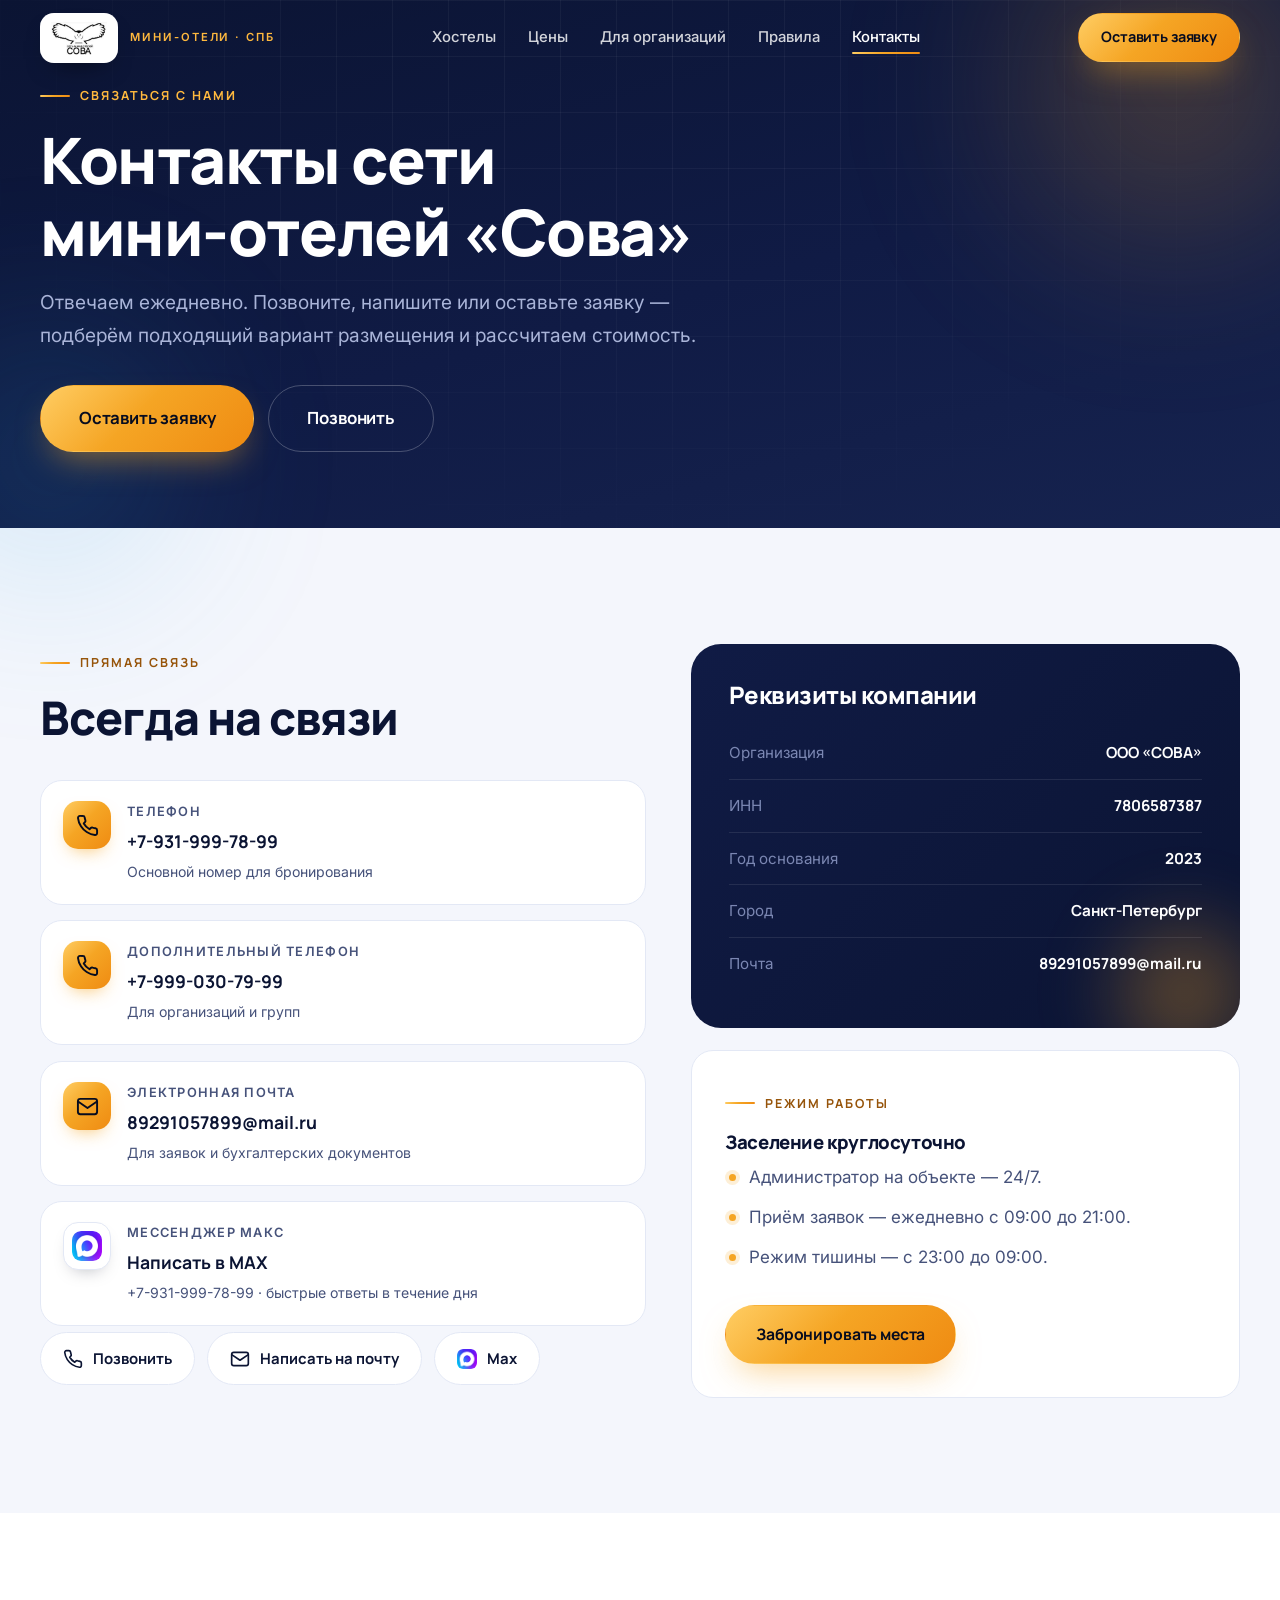
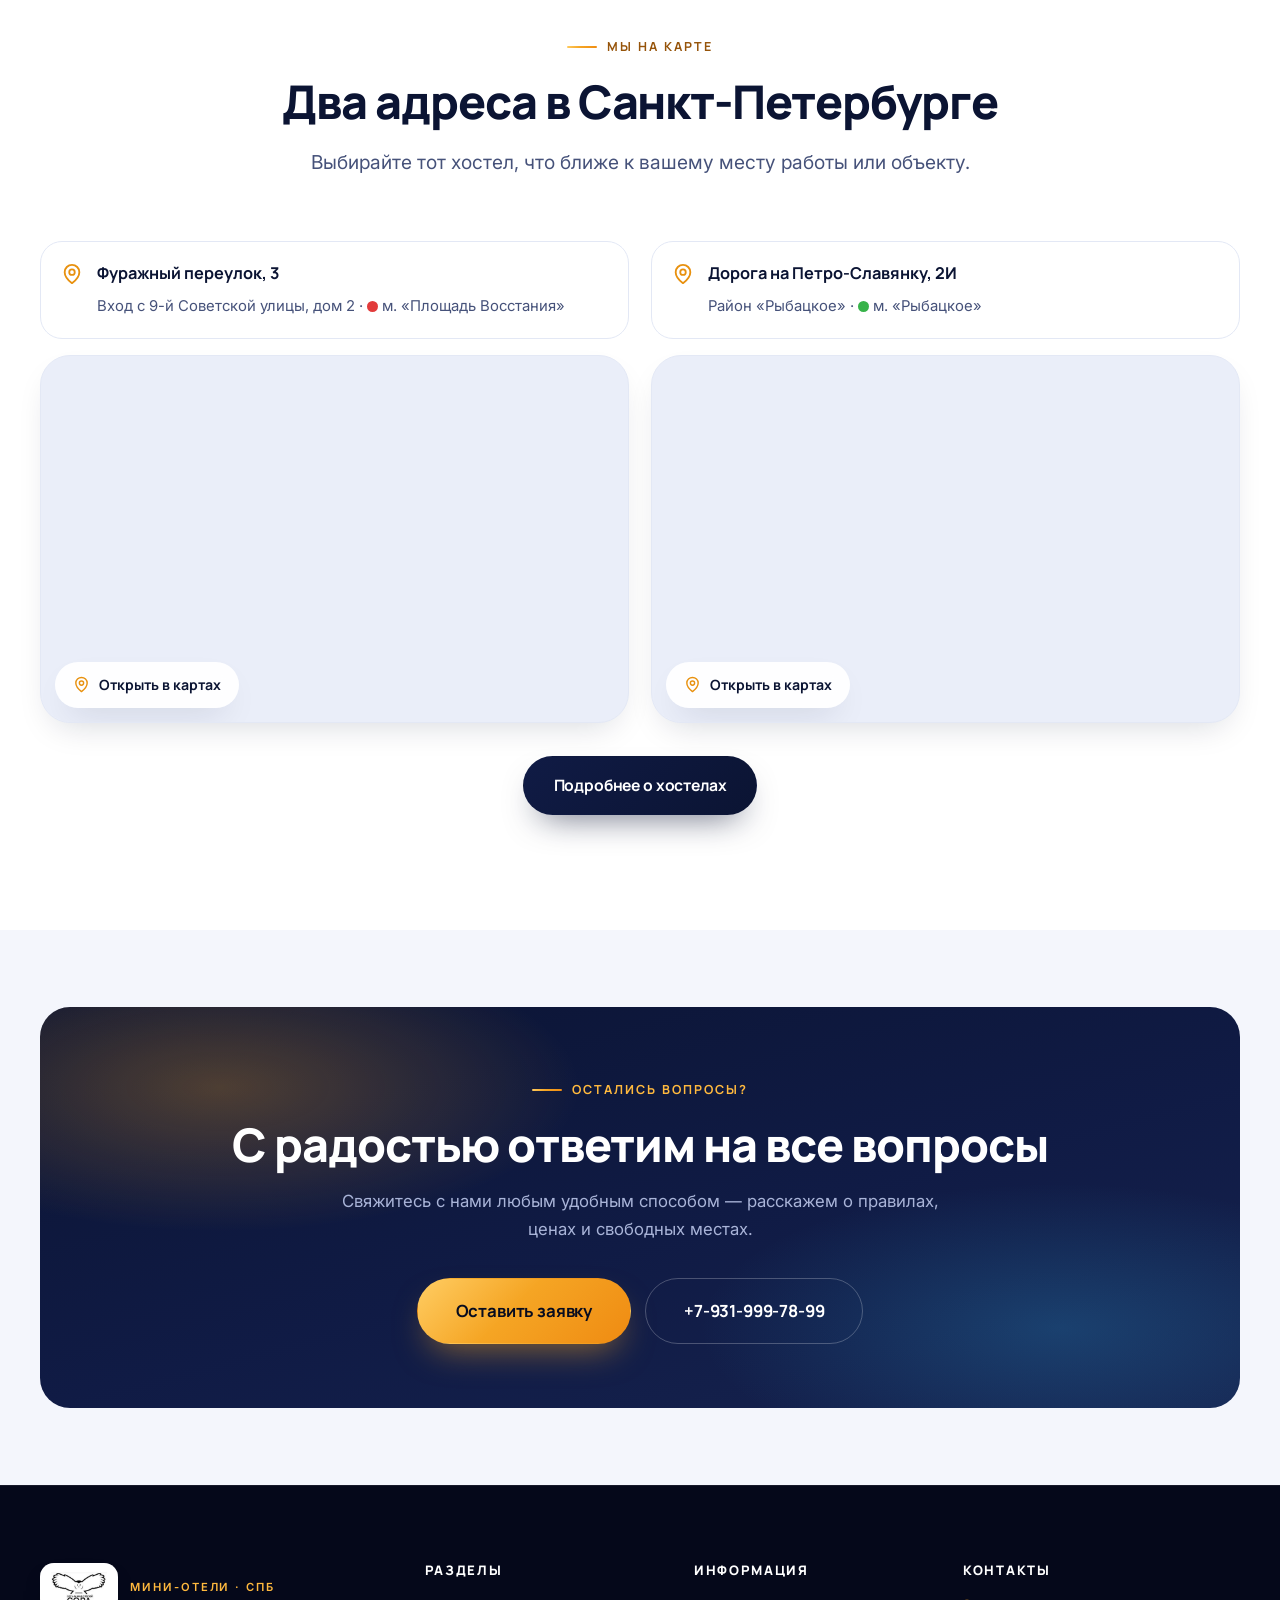
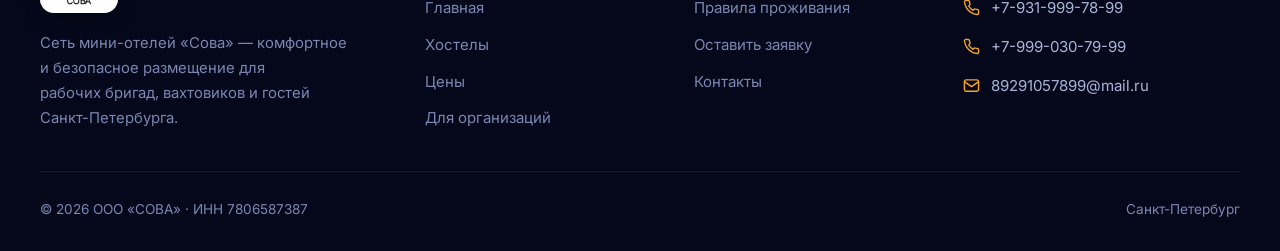
<file: contacts.html>
<!DOCTYPE html>
<html lang="ru">
<head>
  <meta charset="UTF-8">
  <meta name="viewport" content="width=device-width, initial-scale=1">
  <title>Контакты — хостелы «Сова», Санкт-Петербург</title>
  <meta name="description" content="Контакты сети хостелов «Сова»: телефоны +7-931-999-78-99 и +7-999-030-79-99, email 89291057899@mail.ru, адреса двух хостелов в Санкт-Петербурге.">
  <meta name="theme-color" content="#070c1f">
  <link rel="preconnect" href="https://fonts.googleapis.com">
  <link rel="preconnect" href="https://fonts.gstatic.com" crossorigin>
  <link href="https://fonts.googleapis.com/css2?family=Manrope:wght@500;600;700;800&family=Inter:wght@400;500;600;700&display=swap" rel="stylesheet">
  <link rel="stylesheet" href="css/style.css?v=20261009d">
  <link rel="icon" href="img/logo.jpg">
  <link rel="canonical" href="https://system785.github.io/sova-hostels/contacts.html">
  <meta property="og:type" content="website">
  <meta property="og:site_name" content="СОВА">
  <meta property="og:locale" content="ru_RU">
  <meta property="og:title" content="Контакты — хостелы «Сова», Санкт-Петербург">
  <meta property="og:description" content="Контакты сети хостелов «Сова»: телефоны +7-931-999-78-99 и +7-999-030-79-99, email 89291057899@mail.ru, адреса двух хостелов в Санкт-Петербурге.">
  <meta property="og:url" content="https://system785.github.io/sova-hostels/contacts.html">
  <meta property="og:image" content="https://system785.github.io/sova-hostels/img/og-cover.jpg">
  <meta property="og:image:width" content="1200">
  <meta property="og:image:height" content="630">
  <meta property="og:image:alt" content="Контакты хостелов «Сова» в Санкт-Петербурге">
  <meta name="twitter:card" content="summary_large_image">
  <meta name="twitter:title" content="Контакты — хостелы «Сова», Санкт-Петербург">
  <meta name="twitter:description" content="Телефоны +7-931-999-78-99, +7-999-030-79-99, email 89291057899@mail.ru. Два адреса в СПб.">
  <meta name="twitter:image" content="https://system785.github.io/sova-hostels/img/og-cover.jpg">
  <script type="application/ld+json">
  {
    "@context": "https://schema.org",
    "@type": "Organization",
    "@id": "https://system785.github.io/sova-hostels/#organization",
    "name": "ООО «СОВА»",
    "url": "https://system785.github.io/sova-hostels/contacts.html",
    "logo": "https://system785.github.io/sova-hostels/img/logo.jpg",
    "image": "https://system785.github.io/sova-hostels/img/og-cover.jpg",
    "email": "89291057899@mail.ru",
    "telephone": ["+7-931-999-78-99", "+7-999-030-79-99"],
    "sameAs": ["https://max.ru/u/+79319997899"],
    "address": [
      { "@type": "PostalAddress", "streetAddress": "Фуражный переулок, 3", "addressLocality": "Санкт-Петербург", "addressCountry": "RU" },
      { "@type": "PostalAddress", "streetAddress": "дорога на Петро-Славянку, 2И", "addressLocality": "Санкт-Петербург", "addressCountry": "RU" }
    ],
    "contactPoint": [
      { "@type": "ContactPoint", "telephone": "+7-931-999-78-99", "contactType": "reservations", "availableLanguage": "ru" },
      { "@type": "ContactPoint", "telephone": "+7-999-030-79-99", "contactType": "customer service", "availableLanguage": "ru" }
    ]
  }
  </script>
</head>
<body>

<a class="skip-link" href="#main">Перейти к содержанию</a>
<div class="progress-bar" aria-hidden="true"></div>

<header class="header">
  <div class="container">
    <div class="header-inner">
      <a class="brand" href="index.html" aria-label="СОВА — мини-отели · СПб, на главную">
        <span class="brand-mark">
          <img src="img/logo.jpg" alt="" width="178" height="120" decoding="async">
        </span>
        <span class="brand-text"><span class="brand-sub">мини-отели · СПб</span></span>
      </a>
      <nav class="nav" aria-label="Основная навигация">
        <a href="hostels.html">Хостелы</a>
        <a href="price.html">Цены</a>
        <a href="organization.html">Для организаций</a>
        <a href="rules.html">Правила</a>
        <a href="contacts.html" class="active">Контакты</a>
      </nav>
      <div class="header-cta">
        <a class="btn sm" href="request.html">Оставить заявку</a>
        <button class="burger" type="button" aria-label="Открыть меню" aria-expanded="false" aria-controls="drawer"><span></span><span></span><span></span></button>
      </div>
    </div>
  </div>
</header>

<nav class="drawer" id="drawer" aria-label="Мобильное меню">
  <a class="drawer-link" href="index.html">Главная</a>
  <a class="drawer-link" href="hostels.html">Хостелы</a>
  <a class="drawer-link" href="price.html">Цены</a>
  <a class="drawer-link" href="organization.html">Для организаций</a>
  <a class="drawer-link" href="rules.html">Правила проживания</a>
  <a class="drawer-link active" href="contacts.html">Контакты</a>
  <a class="btn" href="request.html">Оставить заявку</a>
  <div class="drawer-contacts"><a href="tel:+79319997899">+7-931-999-78-99</a><br><a href="mailto:89291057899@mail.ru">89291057899@mail.ru</a></div>
</nav>

<main id="main">

  <!-- ЗАГОЛОВОК -->
  <section class="section tight dark grid-texture">
    <span class="glow amber" style="width:430px;height:430px;top:-130px;right:-110px;" aria-hidden="true"></span>
    <span class="glow sky" style="width:340px;height:340px;bottom:-100px;left:-120px;" aria-hidden="true"></span>
    <div class="container">
      <span class="eyebrow reveal">Связаться с нами</span>
      <h1 class="split reveal">Контакты сети |мини-отелей «Сова»</h1>
      <p class="lead reveal" style="--d:180ms;max-width:720px;margin-top:18px">
        Отвечаем ежедневно. Позвоните, напишите или оставьте заявку — подберём подходящий
        вариант размещения и рассчитаем стоимость.
      </p>
      <div class="btn-row reveal" style="--d:280ms">
        <a class="btn lg" href="request.html">Оставить заявку</a>
        <a class="btn lg ghost on-dark" href="tel:+79319997899">Позвонить</a>
      </div>
    </div>
  </section>

  <!-- КОНТАКТЫ -->
  <section class="section">
    <div class="container">
      <div class="contact-grid">

        <div class="reveal left">
          <span class="eyebrow">Прямая связь</span>
          <h2 class="section-title mb-4">Всегда на связи</h2>

          <div class="contact-list" data-stagger>
            <div class="contact-item reveal">
              <span class="ci-icon">
                <svg viewBox="0 0 24 24" fill="none" stroke="currentColor" stroke-width="2" stroke-linecap="round" stroke-linejoin="round"><path d="M22 16.9v3a2 2 0 0 1-2.2 2 19.8 19.8 0 0 1-8.6-3.1 19.5 19.5 0 0 1-6-6A19.8 19.8 0 0 1 2.1 4.2 2 2 0 0 1 4.1 2h3a2 2 0 0 1 2 1.7c.1 1 .4 1.9.7 2.8a2 2 0 0 1-.5 2.1L8.1 9.9a16 16 0 0 0 6 6l1.3-1.3a2 2 0 0 1 2.1-.4c.9.3 1.8.6 2.8.7a2 2 0 0 1 1.7 2Z"/></svg>
              </span>
              <div>
                <div class="ci-label">Телефон</div>
                <a class="ci-value" href="tel:+79319997899">+7-931-999-78-99</a>
                <div class="ci-sub">Основной номер для бронирования</div>
              </div>
            </div>

            <div class="contact-item reveal">
              <span class="ci-icon">
                <svg viewBox="0 0 24 24" fill="none" stroke="currentColor" stroke-width="2" stroke-linecap="round" stroke-linejoin="round"><path d="M22 16.9v3a2 2 0 0 1-2.2 2 19.8 19.8 0 0 1-8.6-3.1 19.5 19.5 0 0 1-6-6A19.8 19.8 0 0 1 2.1 4.2 2 2 0 0 1 4.1 2h3a2 2 0 0 1 2 1.7c.1 1 .4 1.9.7 2.8a2 2 0 0 1-.5 2.1L8.1 9.9a16 16 0 0 0 6 6l1.3-1.3a2 2 0 0 1 2.1-.4c.9.3 1.8.6 2.8.7a2 2 0 0 1 1.7 2Z"/></svg>
              </span>
              <div>
                <div class="ci-label">Дополнительный телефон</div>
                <a class="ci-value" href="tel:+79990307999">+7-999-030-79-99</a>
                <div class="ci-sub">Для организаций и групп</div>
              </div>
            </div>

            <div class="contact-item reveal">
              <span class="ci-icon">
                <svg viewBox="0 0 24 24" fill="none" stroke="currentColor" stroke-width="2" stroke-linecap="round" stroke-linejoin="round"><rect x="2" y="4" width="20" height="16" rx="2.5"/><path d="m2.5 7 9.5 6.5L21.5 7"/></svg>
              </span>
              <div>
                <div class="ci-label">Электронная почта</div>
                <a class="ci-value" href="mailto:89291057899@mail.ru">89291057899@mail.ru</a>
                <div class="ci-sub">Для заявок и бухгалтерских документов</div>
              </div>
            </div>

            <div class="contact-item reveal">
              <span class="ci-icon brand">
                <img src="img/max.png" alt="Логотип мессенджера MAX" width="180" height="180">
              </span>
              <div>
                <div class="ci-label">Мессенджер Макс</div>
                <a class="ci-value" href="https://max.ru/u/+79319997899" target="_blank" rel="noopener">Написать в MAX</a>
                <div class="ci-sub">+7-931-999-78-99 · быстрые ответы в течение дня</div>
              </div>
            </div>
          </div>

          <div class="socials reveal" style="--d:200ms">
            <a class="social-btn" href="tel:+79319997899">
              <svg viewBox="0 0 24 24" fill="none" stroke="currentColor" stroke-width="2" stroke-linecap="round" stroke-linejoin="round"><path d="M22 16.9v3a2 2 0 0 1-2.2 2 19.8 19.8 0 0 1-8.6-3.1 19.5 19.5 0 0 1-6-6A19.8 19.8 0 0 1 2.1 4.2 2 2 0 0 1 4.1 2h3a2 2 0 0 1 2 1.7c.1 1 .4 1.9.7 2.8a2 2 0 0 1-.5 2.1L8.1 9.9a16 16 0 0 0 6 6l1.3-1.3a2 2 0 0 1 2.1-.4c.9.3 1.8.6 2.8.7a2 2 0 0 1 1.7 2Z"/></svg>
              Позвонить
            </a>
            <a class="social-btn" href="mailto:89291057899@mail.ru">
              <svg viewBox="0 0 24 24" fill="none" stroke="currentColor" stroke-width="2" stroke-linecap="round" stroke-linejoin="round"><rect x="2" y="4" width="20" height="16" rx="2.5"/><path d="m2.5 7 9.5 6.5L21.5 7"/></svg>
              Написать на почту
            </a>
            <a class="social-btn" href="https://max.ru/u/+79319997899" target="_blank" rel="noopener">
              <img src="img/max.png" alt="" width="180" height="180">
              Max
            </a>
          </div>
        </div>

        <div class="reveal right" style="--d:140ms;display:grid;gap:22px">
          <div class="company-card">
            <h3>Реквизиты компании</h3>
            <div class="company-row"><span>Организация</span><b>ООО «СОВА»</b></div>
            <div class="company-row"><span>ИНН</span><b>7806587387</b></div>
            <div class="company-row"><span>Год основания</span><b>2023</b></div>
            <div class="company-row"><span>Город</span><b>Санкт-Петербург</b></div>
            <div class="company-row"><span>Почта</span><b>89291057899@mail.ru</b></div>
          </div>

          <div class="card">
            <span class="eyebrow">Режим работы</span>
            <h3 class="mb-3">Заселение круглосуточно</h3>
            <ul class="dot-list">
              <li>Администратор на объекте — 24/7.</li>
              <li>Приём заявок — ежедневно с 09:00 до 21:00.</li>
              <li>Режим тишины — с 23:00 до 09:00.</li>
            </ul>
            <div class="btn-row">
              <a class="btn" href="request.html">Забронировать места</a>
            </div>
          </div>
        </div>

      </div>
    </div>
  </section>

  <!-- АДРЕСА И КАРТЫ -->
  <section class="section alt">
    <div class="container">
      <header class="section-head center reveal">
        <span class="eyebrow center">Мы на карте</span>
        <h2 class="section-title">Два адреса в Санкт-Петербурге</h2>
        <p class="lead">Выбирайте тот хостел, что ближе к вашему месту работы или объекту.</p>
      </header>

      <div class="grid grid-2" data-stagger>
        <div class="reveal">
          <div class="addr" style="display:flex;gap:14px;align-items:flex-start;padding:18px 20px;background:var(--surface);border:1px solid var(--line);border-radius:var(--r-lg);margin-bottom:16px">
            <svg viewBox="0 0 24 24" fill="none" stroke="currentColor" stroke-width="2" stroke-linecap="round" stroke-linejoin="round" style="width:22px;height:22px;color:var(--amber-600);flex:none;margin-top:3px"><path d="M20 10c0 6-8 12-8 12s-8-6-8-12a8 8 0 0 1 16 0Z"/><circle cx="12" cy="10" r="3"/></svg>
            <div>
              <b style="display:block;font-family:var(--font-display);font-size:1.02rem;margin-bottom:3px">Фуражный переулок, 3</b>
              <span style="color:var(--ink-2);font-size:.93rem">Вход с 9-й Советской улицы, дом 2 · <span class="metro-dot red" style="display:inline-block;vertical-align:middle"></span> м. «Площадь Восстания»</span>
            </div>
          </div>
          <div class="map-wrap">
            <iframe title="Карта: Фуражный переулок 3" loading="lazy" referrerpolicy="no-referrer-when-downgrade"
              src="https://www.openstreetmap.org/export/embed.html?bbox=30.3604%2C59.9340%2C30.3805%2C59.9440&layer=mapnik&marker=59.9390496%2C30.37046492"></iframe>
            <a class="map-link" href="https://maps.google.com/?q=59.9390496,30.37046492&z=18" target="_blank" rel="noopener">
              <svg viewBox="0 0 24 24" fill="none" stroke="currentColor" stroke-width="2" stroke-linecap="round" stroke-linejoin="round"><path d="M20 10c0 6-8 12-8 12s-8-6-8-12a8 8 0 0 1 16 0Z"/><circle cx="12" cy="10" r="3"/></svg>
              Открыть в картах
            </a>
          </div>
        </div>

        <div class="reveal" style="--d:140ms">
          <div class="addr" style="display:flex;gap:14px;align-items:flex-start;padding:18px 20px;background:var(--surface);border:1px solid var(--line);border-radius:var(--r-lg);margin-bottom:16px">
            <svg viewBox="0 0 24 24" fill="none" stroke="currentColor" stroke-width="2" stroke-linecap="round" stroke-linejoin="round" style="width:22px;height:22px;color:var(--amber-600);flex:none;margin-top:3px"><path d="M20 10c0 6-8 12-8 12s-8-6-8-12a8 8 0 0 1 16 0Z"/><circle cx="12" cy="10" r="3"/></svg>
            <div>
              <b style="display:block;font-family:var(--font-display);font-size:1.02rem;margin-bottom:3px">Дорога на Петро-Славянку, 2И</b>
              <span style="color:var(--ink-2);font-size:.93rem">Район «Рыбацкое» · <span class="metro-dot green" style="display:inline-block;vertical-align:middle"></span> м. «Рыбацкое»</span>
            </div>
          </div>
          <div class="map-wrap">
            <iframe title="Карта: дорога на Петро-Славянку 2И" loading="lazy" referrerpolicy="no-referrer-when-downgrade"
              src="https://www.openstreetmap.org/export/embed.html?bbox=30.5037%2C59.8099%2C30.5237%2C59.8199&layer=mapnik&marker=59.81494571%2C30.51369488"></iframe>
            <a class="map-link" href="https://maps.google.com/?q=59.81494571,30.51369488&z=18" target="_blank" rel="noopener">
              <svg viewBox="0 0 24 24" fill="none" stroke="currentColor" stroke-width="2" stroke-linecap="round" stroke-linejoin="round"><path d="M20 10c0 6-8 12-8 12s-8-6-8-12a8 8 0 0 1 16 0Z"/><circle cx="12" cy="10" r="3"/></svg>
              Открыть в картах
            </a>
          </div>
        </div>
      </div>

      <div class="btn-row center reveal" style="--d:200ms">
        <a class="btn dark-btn" href="hostels.html">Подробнее о хостелах</a>
      </div>
    </div>
  </section>

  <!-- CTA -->
  <section class="section tight">
    <div class="container">
      <div class="cta-band reveal zoom">
        <span class="eyebrow center">Остались вопросы?</span>
        <h2>С радостью ответим на все вопросы</h2>
        <p>Свяжитесь с нами любым удобным способом — расскажем о правилах, ценах и свободных местах.</p>
        <div class="btn-row center">
          <a class="btn lg" href="request.html">Оставить заявку</a>
          <a class="btn lg ghost on-dark" href="tel:+79319997899">+7-931-999-78-99</a>
        </div>
      </div>
    </div>
  </section>

</main>

<footer class="footer">
  <div class="container">
    <div class="footer-grid">
      <div>
        <a class="brand" href="index.html" aria-label="СОВА — мини-отели · СПб, на главную">
          <span class="brand-mark">
            <img src="img/logo.jpg" alt="" width="178" height="120" decoding="async">
          </span>
          <span class="brand-text"><span class="brand-sub">мини-отели · СПб</span></span>
        </a>
        <p class="footer-about">Сеть мини-отелей «Сова» — комфортное и безопасное размещение для рабочих бригад, вахтовиков и гостей Санкт-Петербурга.</p>
      </div>
      <div>
        <h3>Разделы</h3>
        <div class="footer-links">
          <a href="index.html">Главная</a>
          <a href="hostels.html">Хостелы</a>
          <a href="price.html">Цены</a>
          <a href="organization.html">Для организаций</a>
        </div>
      </div>
      <div>
        <h3>Информация</h3>
        <div class="footer-links">
          <a href="rules.html">Правила проживания</a>
          <a href="request.html">Оставить заявку</a>
          <a href="contacts.html">Контакты</a>
        </div>
      </div>
      <div>
        <h3>Контакты</h3>
        <div class="footer-contact">
          <div class="fc-row">
            <svg viewBox="0 0 24 24" fill="none" stroke="currentColor" stroke-width="2" stroke-linecap="round" stroke-linejoin="round"><path d="M22 16.9v3a2 2 0 0 1-2.2 2 19.8 19.8 0 0 1-8.6-3.1 19.5 19.5 0 0 1-6-6A19.8 19.8 0 0 1 2.1 4.2 2 2 0 0 1 4.1 2h3a2 2 0 0 1 2 1.7c.1 1 .4 1.9.7 2.8a2 2 0 0 1-.5 2.1L8.1 9.9a16 16 0 0 0 6 6l1.3-1.3a2 2 0 0 1 2.1-.4c.9.3 1.8.6 2.8.7a2 2 0 0 1 1.7 2Z"/></svg>
            <a href="tel:+79319997899">+7-931-999-78-99</a>
          </div>
          <div class="fc-row">
            <svg viewBox="0 0 24 24" fill="none" stroke="currentColor" stroke-width="2" stroke-linecap="round" stroke-linejoin="round"><path d="M22 16.9v3a2 2 0 0 1-2.2 2 19.8 19.8 0 0 1-8.6-3.1 19.5 19.5 0 0 1-6-6A19.8 19.8 0 0 1 2.1 4.2 2 2 0 0 1 4.1 2h3a2 2 0 0 1 2 1.7c.1 1 .4 1.9.7 2.8a2 2 0 0 1-.5 2.1L8.1 9.9a16 16 0 0 0 6 6l1.3-1.3a2 2 0 0 1 2.1-.4c.9.3 1.8.6 2.8.7a2 2 0 0 1 1.7 2Z"/></svg>
            <a href="tel:+79990307999">+7-999-030-79-99</a>
          </div>
          <div class="fc-row">
            <svg viewBox="0 0 24 24" fill="none" stroke="currentColor" stroke-width="2" stroke-linecap="round" stroke-linejoin="round"><rect x="2" y="4" width="20" height="16" rx="2.5"/><path d="m2.5 7 9.5 6.5L21.5 7"/></svg>
            <a href="mailto:89291057899@mail.ru">89291057899@mail.ru</a>
          </div>
        </div>
      </div>
    </div>
    <div class="footer-bottom">
      <span>© <span data-year>2026</span> ООО «СОВА» · ИНН 7806587387</span>
      <span>Санкт-Петербург</span>
    </div>
  </div>
</footer>

<button class="to-top" type="button" aria-label="Наверх">
  <svg viewBox="0 0 24 24" fill="none" stroke="currentColor" stroke-width="2.4" stroke-linecap="round" stroke-linejoin="round"><path d="m6 15 6-6 6 6"/></svg>
</button>

<script src="js/main.js?v=20261009c"></script>
</body>
</html>
</file>
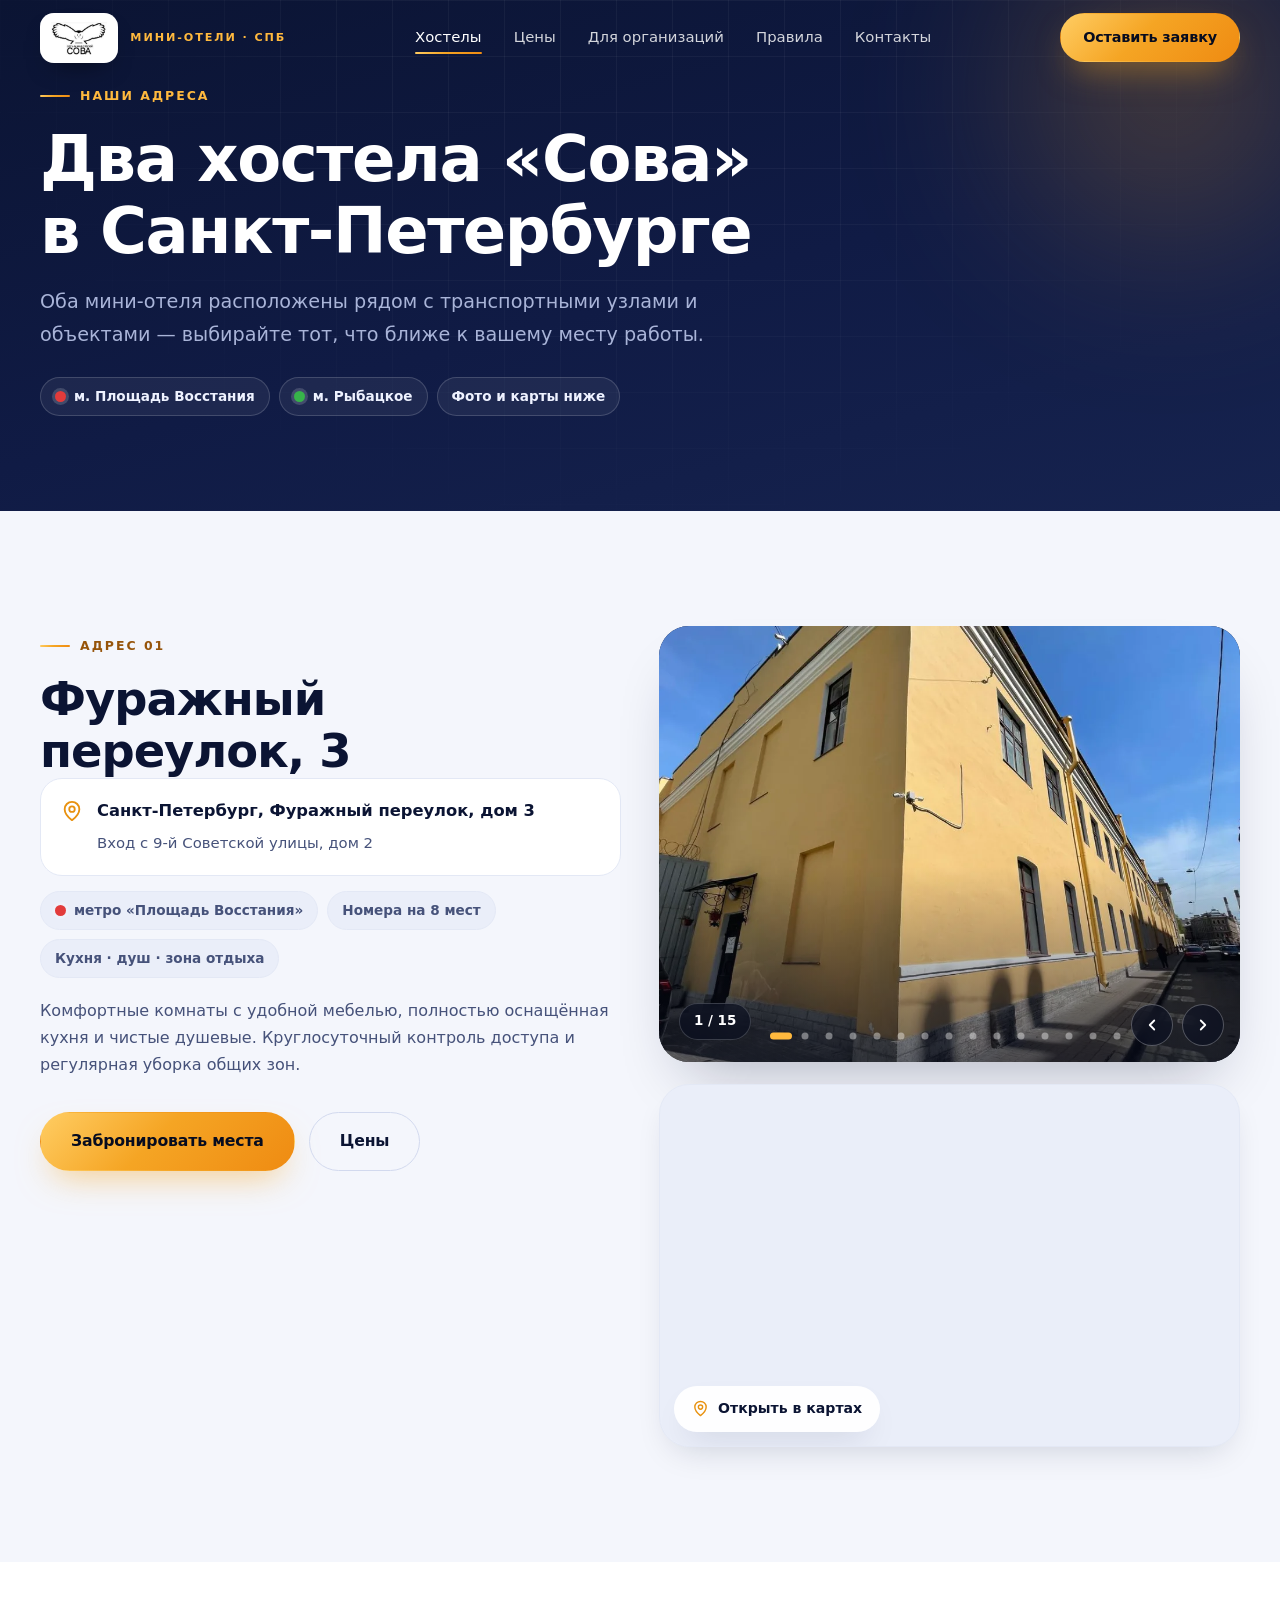
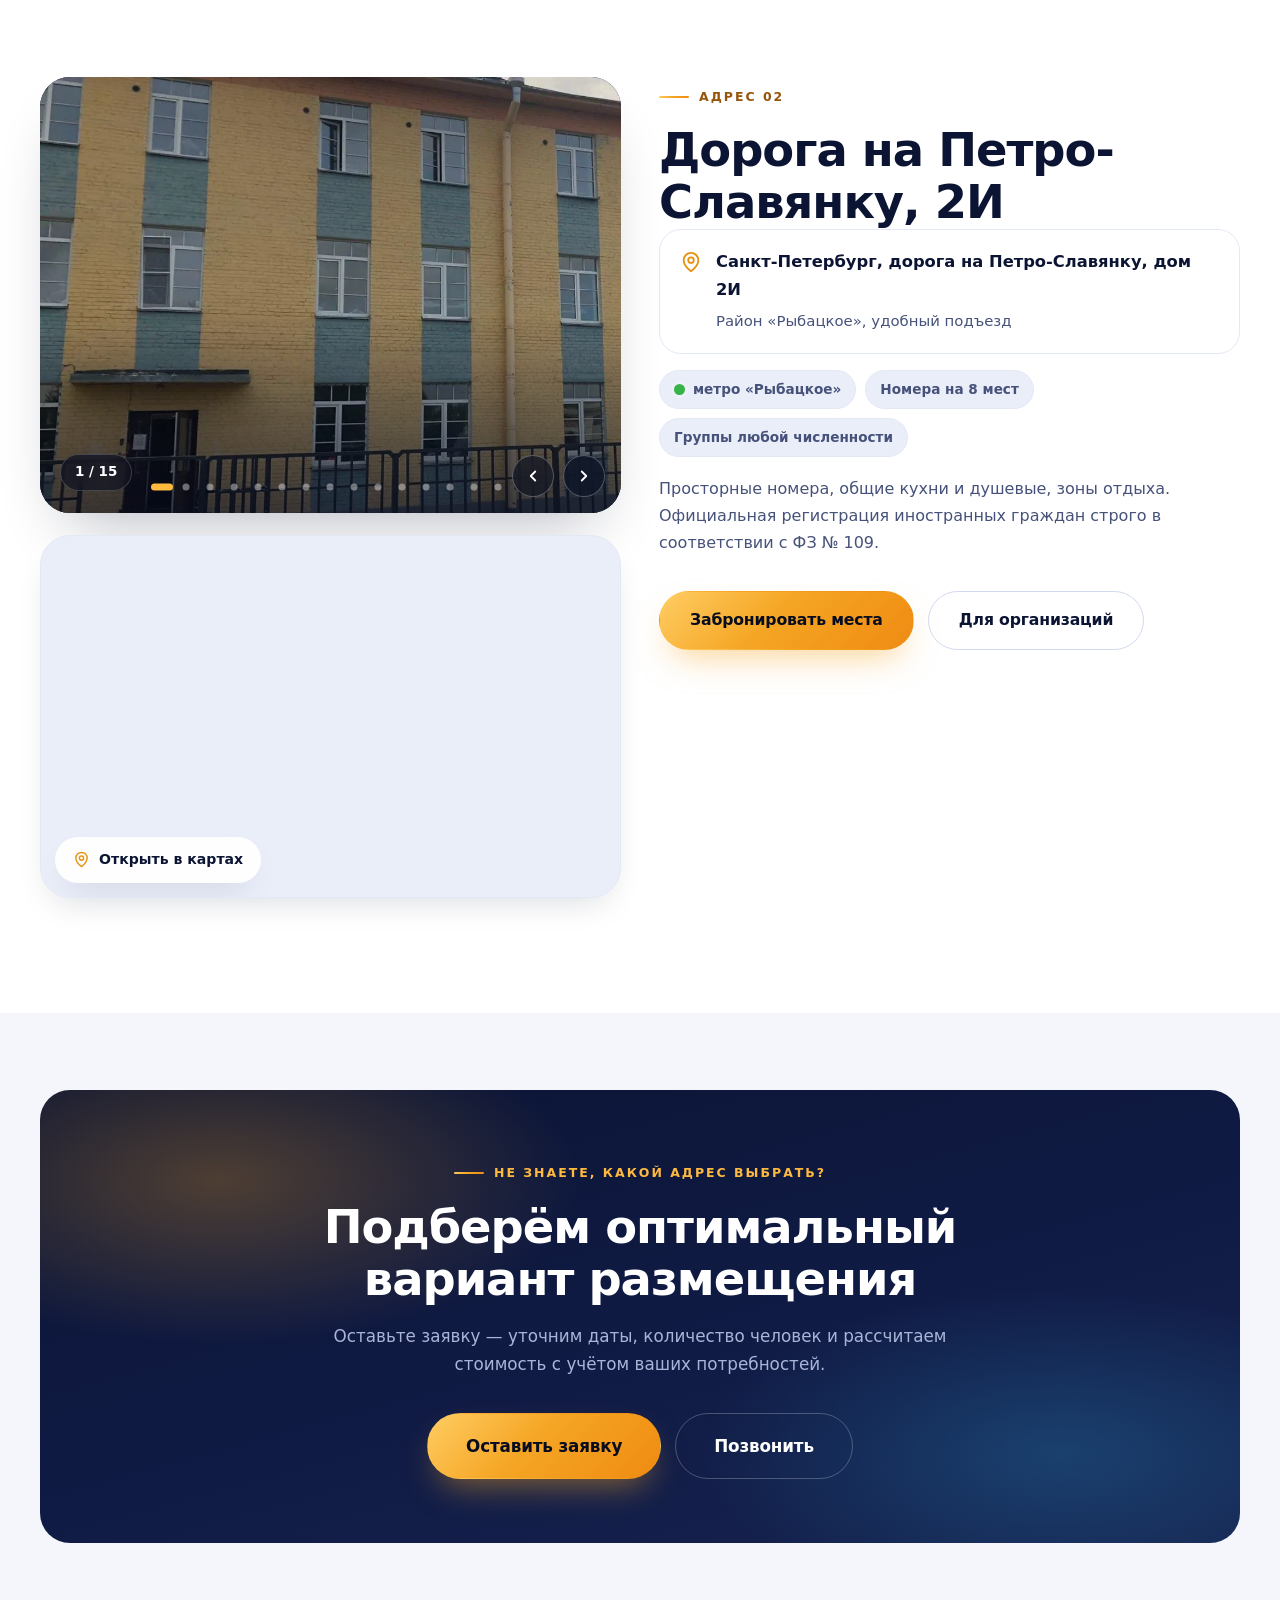
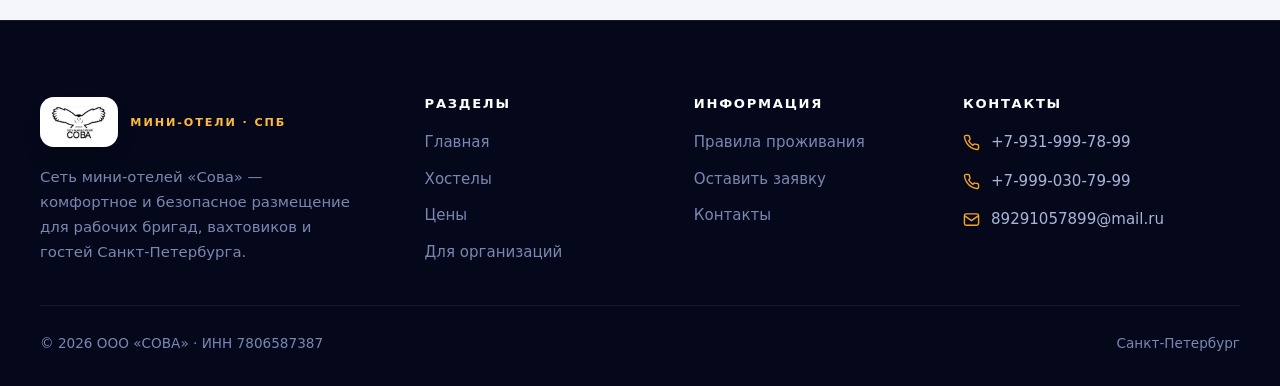
<file: hostels.html>
<!DOCTYPE html>
<html lang="ru">
<head>
  <meta charset="UTF-8">
  <meta name="viewport" content="width=device-width, initial-scale=1">
  <title>Хостелы «Сова» — адреса, карты и фото в Санкт-Петербурге</title>
  <meta name="description" content="Два хостела сети «Сова» в Санкт-Петербурге: Фуражный переулок 3 (м. Площадь Восстания) и дорога на Петро-Славянку 2И (м. Рыбацкое). Фото, карты и условия проживания.">
  <link rel="icon" href="img/logo.jpg">
  <link rel="stylesheet" href="css/style.css?v=20261009d">
  <link rel="canonical" href="https://system785.github.io/sova-hostels/hostels.html">
  <meta property="og:type" content="website">
  <meta property="og:site_name" content="СОВА">
  <meta property="og:locale" content="ru_RU">
  <meta property="og:title" content="Хостелы «Сова» — адреса, карты и фото в Санкт-Петербурге">
  <meta property="og:description" content="Два хостела сети «Сова» в Санкт-Петербурге: Фуражный переулок 3 (м. Площадь Восстания) и дорога на Петро-Славянку 2И (м. Рыбацкое). Фото, карты и условия проживания.">
  <meta property="og:url" content="https://system785.github.io/sova-hostels/hostels.html">
  <meta property="og:image" content="https://system785.github.io/sova-hostels/img/og-cover.jpg">
  <meta property="og:image:width" content="1200">
  <meta property="og:image:height" content="630">
  <meta property="og:image:alt" content="Хостел «Сова» в Санкт-Петербурге">
  <meta name="twitter:card" content="summary_large_image">
  <meta name="twitter:title" content="Хостелы «Сова» — адреса, карты и фото">
  <meta name="twitter:description" content="Два хостела в Санкт-Петербурге: Фуражный переулок 3 и дорога на Петро-Славянку 2И. Фото и карты.">
  <meta name="twitter:image" content="https://system785.github.io/sova-hostels/img/og-cover.jpg">
  <script type="application/ld+json">
  {
    "@context": "https://schema.org",
    "@type": "ItemList",
    "name": "Хостелы «Сова» в Санкт-Петербурге",
    "itemListElement": [
      {
        "@type": "ListItem",
        "position": 1,
        "item": {
          "@type": "Hostel",
          "name": "Хостел «Сова» на Фуражном переулке",
          "url": "https://system785.github.io/sova-hostels/hostels.html",
          "telephone": "+7-931-999-78-99",
          "priceRange": "500–800 ₽",
          "image": "https://system785.github.io/sova-hostels/img/69101682.webp",
          "address": { "@type": "PostalAddress", "streetAddress": "Фуражный переулок, 3", "addressLocality": "Санкт-Петербург", "addressCountry": "RU" },
          "geo": { "@type": "GeoCoordinates", "latitude": 59.9390496, "longitude": 30.37046492 }
        }
      },
      {
        "@type": "ListItem",
        "position": 2,
        "item": {
          "@type": "Hostel",
          "name": "Хостел «Сова» на дороге на Петро-Славянку",
          "url": "https://system785.github.io/sova-hostels/hostels.html",
          "telephone": "+7-999-030-79-99",
          "priceRange": "500–800 ₽",
          "image": "https://system785.github.io/sova-hostels/img/69102089.webp",
          "address": { "@type": "PostalAddress", "streetAddress": "дорога на Петро-Славянку, 2И", "addressLocality": "Санкт-Петербург", "addressCountry": "RU" },
          "geo": { "@type": "GeoCoordinates", "latitude": 59.81494571, "longitude": 30.51369488 }
        }
      }
    ]
  }
  </script>
</head>
<body>

<a class="skip-link" href="#main">Перейти к содержанию</a>
<div class="progress-bar" aria-hidden="true"></div>

<header class="header">
  <div class="container">
    <div class="header-inner">
      <a class="brand" href="index.html" aria-label="СОВА — мини-отели · СПб, на главную">
        <span class="brand-mark">
          <img src="img/logo.jpg" alt="" width="178" height="120" decoding="async">
        </span>
        <span class="brand-text"><span class="brand-sub">мини-отели · СПб</span></span>
      </a>
      <nav class="nav" aria-label="Основная навигация">
        <a href="hostels.html" class="active">Хостелы</a>
        <a href="price.html">Цены</a>
        <a href="organization.html">Для организаций</a>
        <a href="rules.html">Правила</a>
        <a href="contacts.html">Контакты</a>
      </nav>
      <div class="header-cta">
        <a class="btn sm" href="request.html">Оставить заявку</a>
        <button class="burger" type="button" aria-label="Открыть меню" aria-expanded="false" aria-controls="drawer"><span></span><span></span><span></span></button>
      </div>
    </div>
  </div>
</header>

<nav class="drawer" id="drawer" aria-label="Мобильное меню">
  <a class="drawer-link" href="index.html">Главная</a>
  <a class="drawer-link active" href="hostels.html">Хостелы</a>
  <a class="drawer-link" href="price.html">Цены</a>
  <a class="drawer-link" href="organization.html">Для организаций</a>
  <a class="drawer-link" href="rules.html">Правила проживания</a>
  <a class="drawer-link" href="contacts.html">Контакты</a>
  <a class="btn" href="request.html">Оставить заявку</a>
  <div class="drawer-contacts"><a href="tel:+79319997899">+7-931-999-78-99</a><br><a href="mailto:89291057899@mail.ru">89291057899@mail.ru</a></div>
</nav>

<main id="main">

  <!-- ЗАГОЛОВОК -->
  <section class="section tight dark grid-texture">
    <span class="glow amber" style="width:420px;height:420px;top:-120px;right:-100px;" aria-hidden="true"></span>
    <div class="container">
      <span class="eyebrow reveal">Наши адреса</span>
      <h1 class="split reveal" style="max-width:900px">Два хостела «Сова» |в Санкт-Петербурге</h1>
      <p class="lead reveal" style="--d:180ms;max-width:720px;margin-top:18px">
        Оба мини-отеля расположены рядом с транспортными узлами и объектами — выбирайте тот, что ближе к вашему месту работы.
      </p>
      <div class="pill-row reveal" style="--d:260ms;margin-top:26px">
        <span class="pill" style="background:rgba(255,255,255,.06);border-color:rgba(255,255,255,.16);color:#eef2ff">
          <span class="metro-dot red"></span> м. Площадь Восстания
        </span>
        <span class="pill" style="background:rgba(255,255,255,.06);border-color:rgba(255,255,255,.16);color:#eef2ff">
          <span class="metro-dot green"></span> м. Рыбацкое
        </span>
        <span class="pill" style="background:rgba(255,255,255,.06);border-color:rgba(255,255,255,.16);color:#eef2ff">Фото и карты ниже</span>
      </div>
    </div>
  </section>

  <!-- ХОСТЕЛ 1 -->
  <section class="section">
    <div class="container">
      <div class="hostel-block">
        <div class="hostel-info">
          <span class="eyebrow reveal left">Адрес 01</span>
          <h2 class="reveal left" style="--d:80ms">Фуражный переулок, 3</h2>

          <div class="addr reveal left" style="--d:140ms">
            <svg viewBox="0 0 24 24" fill="none" stroke="currentColor" stroke-width="2" stroke-linecap="round" stroke-linejoin="round"><path d="M20 10c0 6-8 12-8 12s-8-6-8-12a8 8 0 0 1 16 0Z"/><circle cx="12" cy="10" r="3"/></svg>
            <div>
              <b>Санкт-Петербург, Фуражный переулок, дом 3</b>
              <span>Вход с 9-й Советской улицы, дом 2</span>
            </div>
          </div>

          <div class="pill-row reveal left" style="--d:200ms">
            <span class="pill"><span class="metro-dot red"></span> метро «Площадь Восстания»</span>
            <span class="pill">Номера на 8 мест</span>
            <span class="pill">Кухня · душ · зона отдыха</span>
          </div>

          <p class="lead reveal left" style="--d:260ms;font-size:1rem">
            Комфортные комнаты с удобной мебелью, полностью оснащённая кухня и чистые душевые.
            Круглосуточный контроль доступа и регулярная уборка общих зон.
          </p>

          <div class="btn-row reveal left" style="--d:320ms">
            <a class="btn" href="request.html">Забронировать места</a>
            <a class="btn ghost" href="price.html">Цены</a>
          </div>
        </div>

        <div class="reveal right" style="--d:160ms;display:grid;gap:22px">
          <div class="gallery">
            <div class="gallery-track">
              <div class="gallery-slide"><img src="img/69101682.webp" alt="Хостел «Сова» на Фуражном переулке — общий вид" loading="lazy"></div>
              <div class="gallery-slide"><img src="img/69101689.webp" alt="Комната для проживания в хостеле «Сова»" loading="lazy"></div>
              <div class="gallery-slide"><img src="img/69101788.webp" alt="Кухня хостела «Сова»" loading="lazy"></div>
              <div class="gallery-slide"><img src="img/69101792.webp" alt="Душевая зона хостела «Сова»" loading="lazy"></div>
              <div class="gallery-slide"><img src="img/69101801.webp" alt="Зона отдыха в хостеле «Сова»" loading="lazy"></div>
              <div class="gallery-slide"><img src="img/69101809.webp" alt="Интерьер хостела «Сова» на Фуражном переулке" loading="lazy"></div>
              <div class="gallery-slide"><img src="img/69101824.webp" alt="Комната хостела «Сова» на Фуражном переулке" loading="lazy"></div>
              <div class="gallery-slide"><img src="img/69101827.webp" alt="Хостел «Сова» на Фуражном переулке — фото 8" loading="lazy"></div>
              <div class="gallery-slide"><img src="img/69101839.webp" alt="Хостел «Сова» на Фуражном переулке — фото 9" loading="lazy"></div>
              <div class="gallery-slide"><img src="img/69101846.webp" alt="Хостел «Сова» на Фуражном переулке — фото 10" loading="lazy"></div>
              <div class="gallery-slide"><img src="img/69101851.webp" alt="Хостел «Сова» на Фуражном переулке — фото 11" loading="lazy"></div>
              <div class="gallery-slide"><img src="img/69101856.webp" alt="Хостел «Сова» на Фуражном переулке — фото 12" loading="lazy"></div>
              <div class="gallery-slide"><img src="img/69101863.webp" alt="Хостел «Сова» на Фуражном переулке — фото 13" loading="lazy"></div>
              <div class="gallery-slide"><img src="img/69101879.webp" alt="Хостел «Сова» на Фуражном переулке — фото 14" loading="lazy"></div>
              <div class="gallery-slide"><img src="img/69102023.webp" alt="Хостел «Сова» на Фуражном переулке — фото 15" loading="lazy"></div>
            </div>
            <span class="gallery-count">1 / 15</span>
            <div class="gallery-dots"></div>
            <div class="gallery-nav">
              <button class="g-btn g-prev" type="button" aria-label="Предыдущий слайд"><svg viewBox="0 0 24 24" fill="none" stroke="currentColor" stroke-width="2.4" stroke-linecap="round" stroke-linejoin="round"><path d="m15 18-6-6 6-6"/></svg></button>
              <button class="g-btn g-next" type="button" aria-label="Следующий слайд"><svg viewBox="0 0 24 24" fill="none" stroke="currentColor" stroke-width="2.4" stroke-linecap="round" stroke-linejoin="round"><path d="m9 6 6 6-6 6"/></svg></button>
            </div>
          </div>

          <div class="map-wrap">
            <iframe
              title="Карта: Фуражный переулок 3"
              loading="lazy"
              referrerpolicy="no-referrer-when-downgrade"
              src="https://www.openstreetmap.org/export/embed.html?bbox=30.3604%2C59.9340%2C30.3805%2C59.9440&layer=mapnik&marker=59.9390496%2C30.37046492"></iframe>
            <a class="map-link" href="https://maps.google.com/?q=59.9390496,30.37046492&z=18" target="_blank" rel="noopener">
              <svg viewBox="0 0 24 24" fill="none" stroke="currentColor" stroke-width="2" stroke-linecap="round" stroke-linejoin="round"><path d="M20 10c0 6-8 12-8 12s-8-6-8-12a8 8 0 0 1 16 0Z"/><circle cx="12" cy="10" r="3"/></svg>
              Открыть в картах
            </a>
          </div>
        </div>
      </div>
    </div>
  </section>

  <!-- ХОСТЕЛ 2 -->
  <section class="section alt">
    <div class="container">
      <div class="hostel-block reverse">
        <div class="hostel-info">
          <span class="eyebrow reveal right">Адрес 02</span>
          <h2 class="reveal right" style="--d:80ms">Дорога на Петро-Славянку, 2И</h2>

          <div class="addr reveal right" style="--d:140ms">
            <svg viewBox="0 0 24 24" fill="none" stroke="currentColor" stroke-width="2" stroke-linecap="round" stroke-linejoin="round"><path d="M20 10c0 6-8 12-8 12s-8-6-8-12a8 8 0 0 1 16 0Z"/><circle cx="12" cy="10" r="3"/></svg>
            <div>
              <b>Санкт-Петербург, дорога на Петро-Славянку, дом 2И</b>
              <span>Район «Рыбацкое», удобный подъезд</span>
            </div>
          </div>

          <div class="pill-row reveal right" style="--d:200ms">
            <span class="pill"><span class="metro-dot green"></span> метро «Рыбацкое»</span>
            <span class="pill">Номера на 8 мест</span>
            <span class="pill">Группы любой численности</span>
          </div>

          <p class="lead reveal right" style="--d:260ms;font-size:1rem">
            Просторные номера, общие кухни и душевые, зоны отдыха. Официальная регистрация
            иностранных граждан строго в соответствии с ФЗ № 109.
          </p>

          <div class="btn-row reveal right" style="--d:320ms">
            <a class="btn" href="request.html">Забронировать места</a>
            <a class="btn ghost" href="organization.html">Для организаций</a>
          </div>
        </div>

        <div class="reveal left" style="--d:160ms;display:grid;gap:22px">
          <div class="gallery">
            <div class="gallery-track">
              <div class="gallery-slide"><img src="img/69102089.webp" alt="Хостел «Сова» на Петро-Славянке — общий вид" loading="lazy"></div>
              <div class="gallery-slide"><img src="img/69102255.webp" alt="Комната для проживания в хостеле «Сова»" loading="lazy"></div>
              <div class="gallery-slide"><img src="img/69102279.webp" alt="Кухня хостела «Сова»" loading="lazy"></div>
              <div class="gallery-slide"><img src="img/69102284.webp" alt="Душевая зона хостела «Сова»" loading="lazy"></div>
              <div class="gallery-slide"><img src="img/69102294.webp" alt="Коридор хостела «Сова»" loading="lazy"></div>
              <div class="gallery-slide"><img src="img/69102299.webp" alt="Интерьер хостела «Сова» на Петро-Славянке" loading="lazy"></div>
              <div class="gallery-slide"><img src="img/69102324.webp" alt="Зона отдыха хостела «Сова» на Петро-Славянке" loading="lazy"></div>
              <div class="gallery-slide"><img src="img/69102331.webp" alt="Хостел «Сова» на Петро-Славянке — фото 8" loading="lazy"></div>
              <div class="gallery-slide"><img src="img/69102339.webp" alt="Хостел «Сова» на Петро-Славянке — фото 9" loading="lazy"></div>
              <div class="gallery-slide"><img src="img/69102350.webp" alt="Хостел «Сова» на Петро-Славянке — фото 10" loading="lazy"></div>
              <div class="gallery-slide"><img src="img/69102362.webp" alt="Хостел «Сова» на Петро-Славянке — фото 11" loading="lazy"></div>
              <div class="gallery-slide"><img src="img/69102368.webp" alt="Хостел «Сова» на Петро-Славянке — фото 12" loading="lazy"></div>
              <div class="gallery-slide"><img src="img/69102393.webp" alt="Хостел «Сова» на Петро-Славянке — фото 13" loading="lazy"></div>
              <div class="gallery-slide"><img src="img/69102395.webp" alt="Хостел «Сова» на Петро-Славянке — фото 14" loading="lazy"></div>
              <div class="gallery-slide"><img src="img/69102411.webp" alt="Хостел «Сова» на Петро-Славянке — фото 15" loading="lazy"></div>
            </div>
            <span class="gallery-count">1 / 15</span>
            <div class="gallery-dots"></div>
            <div class="gallery-nav">
              <button class="g-btn g-prev" type="button" aria-label="Предыдущий слайд"><svg viewBox="0 0 24 24" fill="none" stroke="currentColor" stroke-width="2.4" stroke-linecap="round" stroke-linejoin="round"><path d="m15 18-6-6 6-6"/></svg></button>
              <button class="g-btn g-next" type="button" aria-label="Следующий слайд"><svg viewBox="0 0 24 24" fill="none" stroke="currentColor" stroke-width="2.4" stroke-linecap="round" stroke-linejoin="round"><path d="m9 6 6 6-6 6"/></svg></button>
            </div>
          </div>

          <div class="map-wrap">
            <iframe
              title="Карта: дорога на Петро-Славянку 2И"
              loading="lazy"
              referrerpolicy="no-referrer-when-downgrade"
              src="https://www.openstreetmap.org/export/embed.html?bbox=30.5037%2C59.8099%2C30.5237%2C59.8199&layer=mapnik&marker=59.81494571%2C30.51369488"></iframe>
            <a class="map-link" href="https://maps.google.com/?q=59.81494571,30.51369488&z=18" target="_blank" rel="noopener">
              <svg viewBox="0 0 24 24" fill="none" stroke="currentColor" stroke-width="2" stroke-linecap="round" stroke-linejoin="round"><path d="M20 10c0 6-8 12-8 12s-8-6-8-12a8 8 0 0 1 16 0Z"/><circle cx="12" cy="10" r="3"/></svg>
              Открыть в картах
            </a>
          </div>
        </div>
      </div>
    </div>
  </section>

  <!-- CTA -->
  <section class="section tight">
    <div class="container">
      <div class="cta-band reveal zoom">
        <span class="eyebrow center">Не знаете, какой адрес выбрать?</span>
        <h2>Подберём оптимальный вариант размещения</h2>
        <p>Оставьте заявку — уточним даты, количество человек и рассчитаем стоимость с учётом ваших потребностей.</p>
        <div class="btn-row center">
          <a class="btn lg" href="request.html">Оставить заявку</a>
          <a class="btn lg ghost on-dark" href="tel:+79319997899">Позвонить</a>
        </div>
      </div>
    </div>
  </section>

</main>

<footer class="footer">
  <div class="container">
    <div class="footer-grid">
      <div>
        <a class="brand" href="index.html" aria-label="СОВА — мини-отели · СПб, на главную">
          <span class="brand-mark">
            <img src="img/logo.jpg" alt="" width="178" height="120" decoding="async">
          </span>
          <span class="brand-text"><span class="brand-sub">мини-отели · СПб</span></span>
        </a>
        <p class="footer-about">Сеть мини-отелей «Сова» — комфортное и безопасное размещение для рабочих бригад, вахтовиков и гостей Санкт-Петербурга.</p>
      </div>
      <div>
        <h3>Разделы</h3>
        <div class="footer-links">
          <a href="index.html">Главная</a>
          <a href="hostels.html">Хостелы</a>
          <a href="price.html">Цены</a>
          <a href="organization.html">Для организаций</a>
        </div>
      </div>
      <div>
        <h3>Информация</h3>
        <div class="footer-links">
          <a href="rules.html">Правила проживания</a>
          <a href="request.html">Оставить заявку</a>
          <a href="contacts.html">Контакты</a>
        </div>
      </div>
      <div>
        <h3>Контакты</h3>
        <div class="footer-contact">
          <div class="fc-row">
            <svg viewBox="0 0 24 24" fill="none" stroke="currentColor" stroke-width="2" stroke-linecap="round" stroke-linejoin="round"><path d="M22 16.9v3a2 2 0 0 1-2.2 2 19.8 19.8 0 0 1-8.6-3.1 19.5 19.5 0 0 1-6-6A19.8 19.8 0 0 1 2.1 4.2 2 2 0 0 1 4.1 2h3a2 2 0 0 1 2 1.7c.1 1 .4 1.9.7 2.8a2 2 0 0 1-.5 2.1L8.1 9.9a16 16 0 0 0 6 6l1.3-1.3a2 2 0 0 1 2.1-.4c.9.3 1.8.6 2.8.7a2 2 0 0 1 1.7 2Z"/></svg>
            <a href="tel:+79319997899">+7-931-999-78-99</a>
          </div>
          <div class="fc-row">
            <svg viewBox="0 0 24 24" fill="none" stroke="currentColor" stroke-width="2" stroke-linecap="round" stroke-linejoin="round"><path d="M22 16.9v3a2 2 0 0 1-2.2 2 19.8 19.8 0 0 1-8.6-3.1 19.5 19.5 0 0 1-6-6A19.8 19.8 0 0 1 2.1 4.2 2 2 0 0 1 4.1 2h3a2 2 0 0 1 2 1.7c.1 1 .4 1.9.7 2.8a2 2 0 0 1-.5 2.1L8.1 9.9a16 16 0 0 0 6 6l1.3-1.3a2 2 0 0 1 2.1-.4c.9.3 1.8.6 2.8.7a2 2 0 0 1 1.7 2Z"/></svg>
            <a href="tel:+79990307999">+7-999-030-79-99</a>
          </div>
          <div class="fc-row">
            <svg viewBox="0 0 24 24" fill="none" stroke="currentColor" stroke-width="2" stroke-linecap="round" stroke-linejoin="round"><rect x="2" y="4" width="20" height="16" rx="2.5"/><path d="m2.5 7 9.5 6.5L21.5 7"/></svg>
            <a href="mailto:89291057899@mail.ru">89291057899@mail.ru</a>
          </div>
        </div>
      </div>
    </div>
    <div class="footer-bottom">
      <span>© <span data-year>2026</span> ООО «СОВА» · ИНН 7806587387</span>
      <span>Санкт-Петербург</span>
    </div>
  </div>
</footer>

<button class="to-top" type="button" aria-label="Наверх">
  <svg viewBox="0 0 24 24" fill="none" stroke="currentColor" stroke-width="2.4" stroke-linecap="round" stroke-linejoin="round"><path d="m6 15 6-6 6 6"/></svg>
</button>

<script src="js/main.js?v=20261009c"></script>
</body>
</html>
</file>
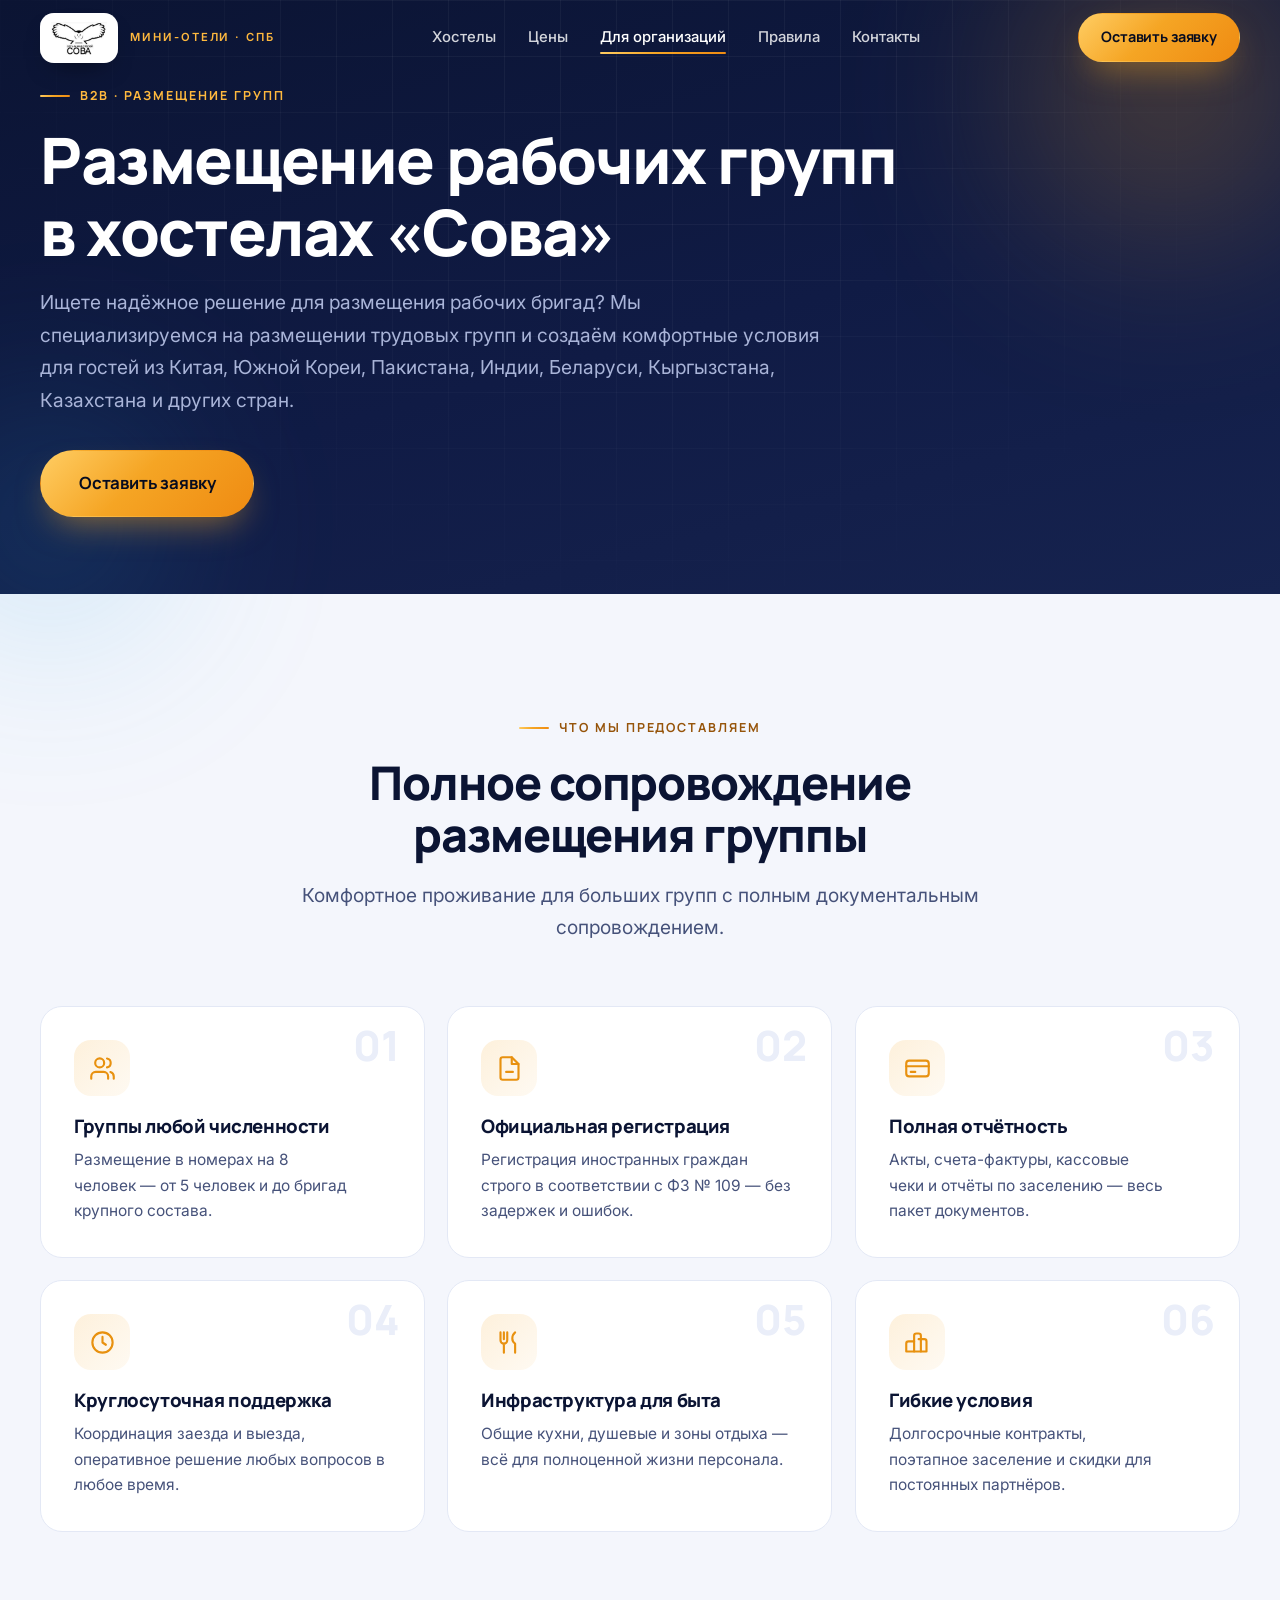
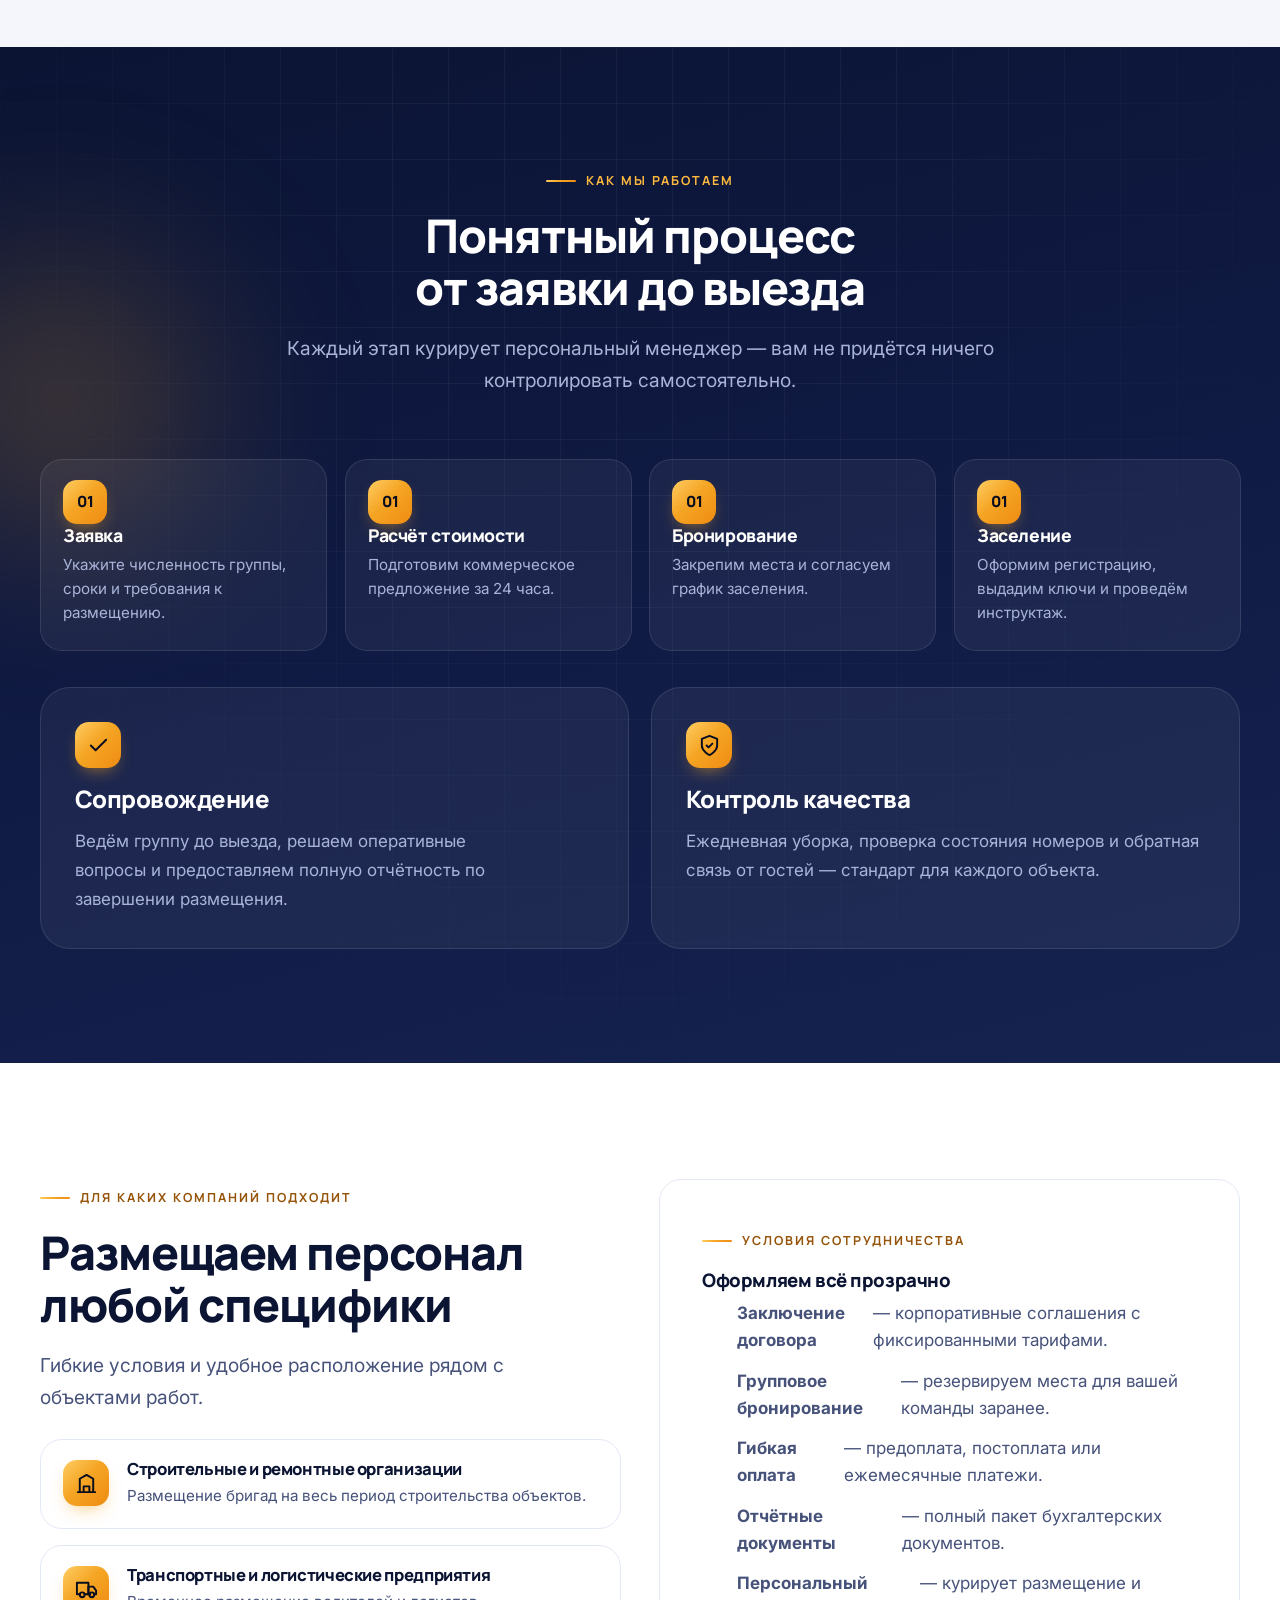
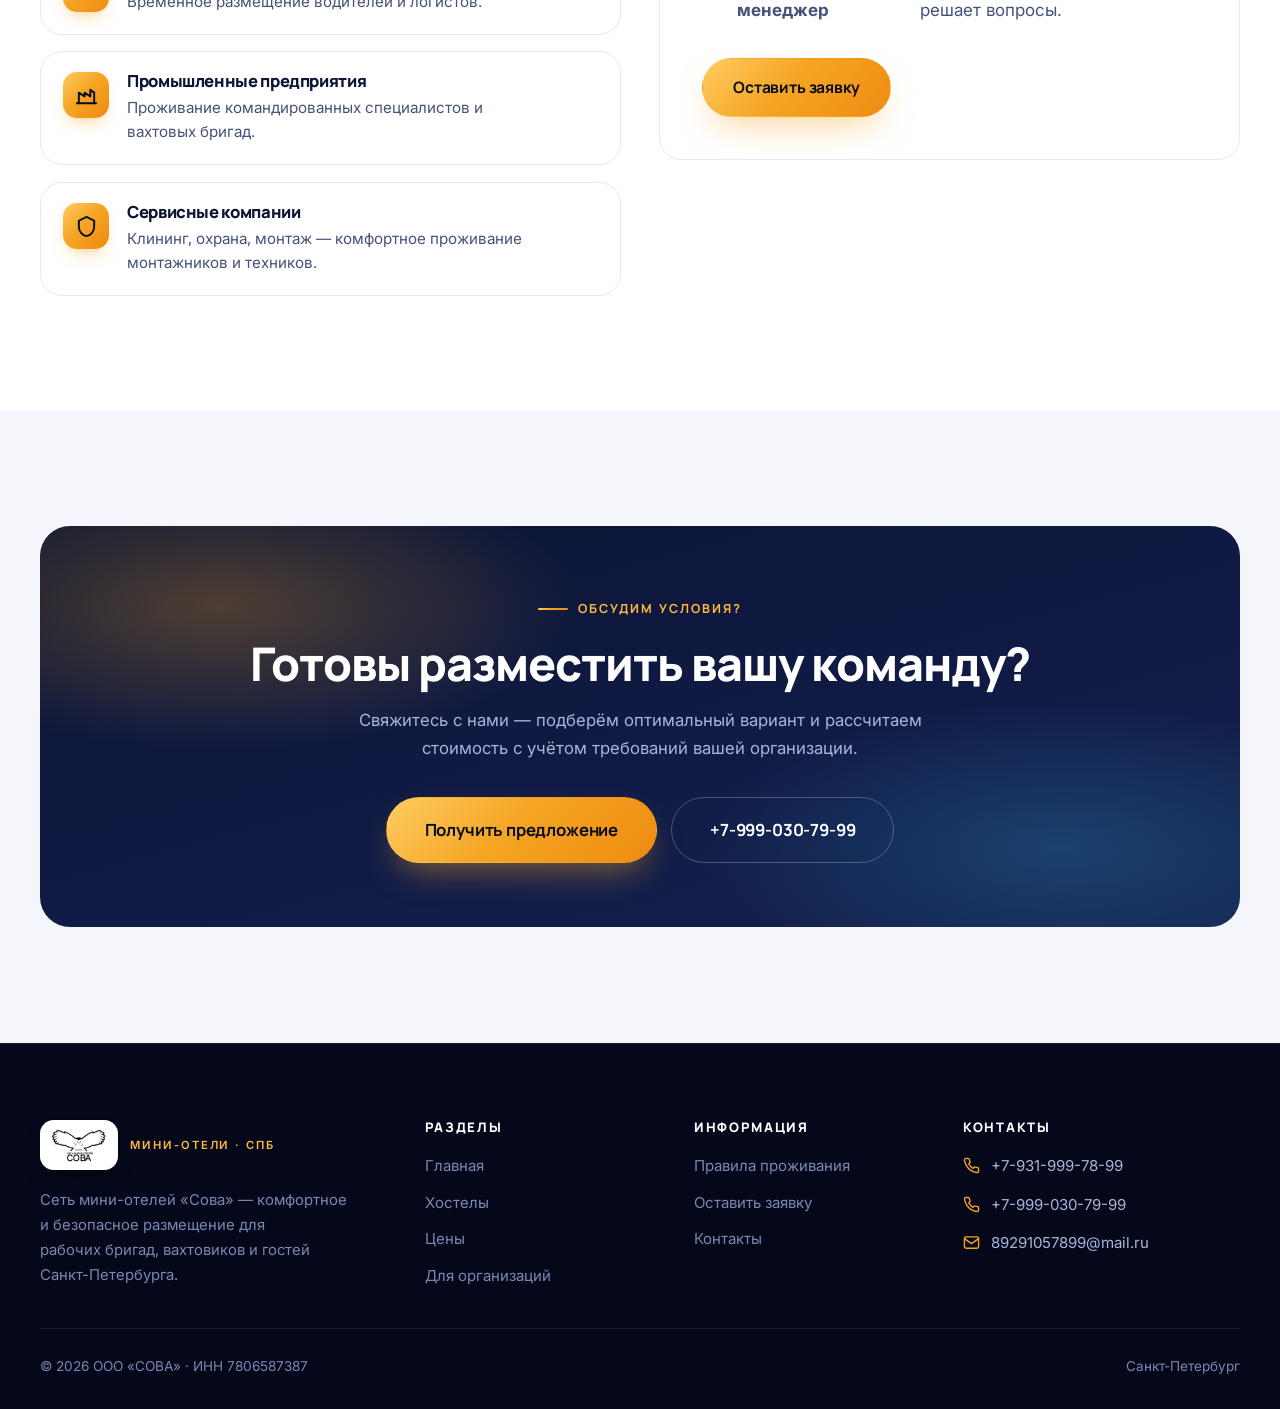
<file: organization.html>
<!DOCTYPE html>
<html lang="ru">
<head>
  <meta charset="UTF-8">
  <meta name="viewport" content="width=device-width, initial-scale=1">
  <title>Сотрудничество с организациями — размещение рабочих групп в хостелах «Сова»</title>
  <meta name="description" content="Размещение рабочих групп и вахтовиков в хостелах «Сова»: корпоративные тарифы, официальная регистрация по ФЗ №109, полная отчётность, бронирование от 5 человек.">
  <meta name="theme-color" content="#070c1f">
  <link rel="preconnect" href="https://fonts.googleapis.com">
  <link rel="preconnect" href="https://fonts.gstatic.com" crossorigin>
  <link href="https://fonts.googleapis.com/css2?family=Manrope:wght@500;600;700;800&family=Inter:wght@400;500;600;700&display=swap" rel="stylesheet">
  <link rel="stylesheet" href="css/style.css?v=20261009d">
  <link rel="icon" href="img/logo.jpg">
  <link rel="canonical" href="https://system785.github.io/sova-hostels/organization.html">
  <meta property="og:type" content="website">
  <meta property="og:site_name" content="СОВА">
  <meta property="og:locale" content="ru_RU">
  <meta property="og:title" content="Сотрудничество с организациями — размещение рабочих групп в хостелах «Сова»">
  <meta property="og:description" content="Размещение рабочих групп и вахтовиков в хостелах «Сова»: корпоративные тарифы, официальная регистрация по ФЗ №109, полная отчётность, бронирование от 5 человек.">
  <meta property="og:url" content="https://system785.github.io/sova-hostels/organization.html">
  <meta property="og:image" content="https://system785.github.io/sova-hostels/img/og-cover.jpg">
  <meta property="og:image:width" content="1200">
  <meta property="og:image:height" content="630">
  <meta property="og:image:alt" content="Размещение рабочих групп в хостелах «Сова»">
  <meta name="twitter:card" content="summary_large_image">
  <meta name="twitter:title" content="Размещение рабочих групп — хостелы «Сова»">
  <meta name="twitter:description" content="Корпоративные тарифы, регистрация по ФЗ №109, отчётность. Бронирование от 5 человек.">
  <meta name="twitter:image" content="https://system785.github.io/sova-hostels/img/og-cover.jpg">
  <script type="application/ld+json">
  {
    "@context": "https://schema.org",
    "@type": "Service",
    "name": "Размещение рабочих групп и вахтовиков",
    "serviceType": "Проживание для организаций и вахтовых бригад",
    "url": "https://system785.github.io/sova-hostels/organization.html",
    "areaServed": { "@type": "City", "name": "Санкт-Петербург" },
    "audience": { "@type": "BusinessAudience", "name": "Организации и предприятия" },
    "provider": {
      "@type": "Organization",
      "name": "ООО «СОВА»",
      "url": "https://system785.github.io/sova-hostels/",
      "logo": "https://system785.github.io/sova-hostels/img/logo.jpg",
      "telephone": "+7-931-999-78-99",
      "email": "89291057899@mail.ru"
    }
  }
  </script>
</head>
<body>

<a class="skip-link" href="#main">Перейти к содержанию</a>
<div class="progress-bar" aria-hidden="true"></div>

<header class="header">
  <div class="container">
    <div class="header-inner">
      <a class="brand" href="index.html" aria-label="СОВА — мини-отели · СПб, на главную">
        <span class="brand-mark">
          <img src="img/logo.jpg" alt="" width="178" height="120" decoding="async">
        </span>
        <span class="brand-text"><span class="brand-sub">мини-отели · СПб</span></span>
      </a>
      <nav class="nav" aria-label="Основная навигация">
        <a href="hostels.html">Хостелы</a>
        <a href="price.html">Цены</a>
        <a href="organization.html" class="active">Для организаций</a>
        <a href="rules.html">Правила</a>
        <a href="contacts.html">Контакты</a>
      </nav>
      <div class="header-cta">
        <a class="btn sm" href="request.html">Оставить заявку</a>
        <button class="burger" type="button" aria-label="Открыть меню" aria-expanded="false" aria-controls="drawer"><span></span><span></span><span></span></button>
      </div>
    </div>
  </div>
</header>

<nav class="drawer" id="drawer" aria-label="Мобильное меню">
  <a class="drawer-link" href="index.html">Главная</a>
  <a class="drawer-link" href="hostels.html">Хостелы</a>
  <a class="drawer-link" href="price.html">Цены</a>
  <a class="drawer-link active" href="organization.html">Для организаций</a>
  <a class="drawer-link" href="rules.html">Правила проживания</a>
  <a class="drawer-link" href="contacts.html">Контакты</a>
  <a class="btn" href="request.html">Оставить заявку</a>
  <div class="drawer-contacts"><a href="tel:+79319997899">+7-931-999-78-99</a><br><a href="mailto:89291057899@mail.ru">89291057899@mail.ru</a></div>
</nav>

<main id="main">

  <!-- ЗАГОЛОВОК -->
  <section class="section tight dark grid-texture">
    <span class="glow amber" style="width:440px;height:440px;top:-130px;right:-110px;" aria-hidden="true"></span>
    <span class="glow sky" style="width:340px;height:340px;bottom:-100px;left:-120px;" aria-hidden="true"></span>
    <div class="container">
      <span class="eyebrow reveal">B2B · Размещение групп</span>
      <h1 class="split reveal">Размещение рабочих групп |в хостелах «Сова»</h1>
      <p class="lead reveal" style="--d:180ms;max-width:780px;margin-top:18px">
        Ищете надёжное решение для размещения рабочих бригад? Мы специализируемся на размещении трудовых
        групп и создаём комфортные условия для гостей из Китая, Южной Кореи, Пакистана, Индии, Беларуси,
        Кыргызстана, Казахстана и других стран.
      </p>
      <div class="btn-row reveal" style="--d:280ms">
        <a class="btn lg" href="request.html">Оставить заявку</a>
      </div>
    </div>
  </section>

  <!-- ЧТО ПРЕДОСТАВЛЯЕМ -->
  <section class="section">
    <div class="container">
      <header class="section-head center reveal">
        <span class="eyebrow center">Что мы предоставляем</span>
        <h2 class="section-title">Полное сопровождение размещения группы</h2>
        <p class="lead">Комфортное проживание для больших групп с полным документальным сопровождением.</p>
      </header>

      <div class="grid grid-3" data-stagger>
        <article class="card reveal">
          <span class="num-index">01</span>
          <span class="icon">
            <svg viewBox="0 0 24 24" fill="none" stroke="currentColor" stroke-width="1.9" stroke-linecap="round" stroke-linejoin="round"><path d="M17 21v-2a4 4 0 0 0-4-4H6a4 4 0 0 0-4 4v2"/><circle cx="9.5" cy="7" r="4"/><path d="M22 21v-2a4 4 0 0 0-3-3.87M16 3.13A4 4 0 0 1 16 11"/></svg>
          </span>
          <h3>Группы любой численности</h3>
          <p>Размещение в номерах на 8 человек — от 5 человек и до бригад крупного состава.</p>
        </article>

        <article class="card reveal">
          <span class="num-index">02</span>
          <span class="icon">
            <svg viewBox="0 0 24 24" fill="none" stroke="currentColor" stroke-width="1.9" stroke-linecap="round" stroke-linejoin="round"><path d="M14 2H6a2 2 0 0 0-2 2v16a2 2 0 0 0 2 2h12a2 2 0 0 0 2-2V8Z"/><path d="M14 2v6h6"/><path d="M9 15h6"/></svg>
          </span>
          <h3>Официальная регистрация</h3>
          <p>Регистрация иностранных граждан строго в соответствии с ФЗ № 109 — без задержек и ошибок.</p>
        </article>

        <article class="card reveal">
          <span class="num-index">03</span>
          <span class="icon">
            <svg viewBox="0 0 24 24" fill="none" stroke="currentColor" stroke-width="1.9" stroke-linecap="round" stroke-linejoin="round"><rect x="2" y="5" width="20" height="14" rx="2.5"/><path d="M2 10h20"/><path d="M6 15h4"/></svg>
          </span>
          <h3>Полная отчётность</h3>
          <p>Акты, счета-фактуры, кассовые чеки и отчёты по заселению — весь пакет документов.</p>
        </article>

        <article class="card reveal">
          <span class="num-index">04</span>
          <span class="icon">
            <svg viewBox="0 0 24 24" fill="none" stroke="currentColor" stroke-width="1.9" stroke-linecap="round" stroke-linejoin="round"><circle cx="12" cy="12" r="9"/><path d="M12 7v5l3 2"/></svg>
          </span>
          <h3>Круглосуточная поддержка</h3>
          <p>Координация заезда и выезда, оперативное решение любых вопросов в любое время.</p>
        </article>

        <article class="card reveal">
          <span class="num-index">05</span>
          <span class="icon">
            <svg viewBox="0 0 24 24" fill="none" stroke="currentColor" stroke-width="1.9" stroke-linecap="round" stroke-linejoin="round"><path d="M4 3v7a3 3 0 0 0 3 3v8M7 3v6M10 3v7a3 3 0 0 1-3 3"/><path d="M17 3c-1.7 1.4-2.5 3.4-2.5 5.5S15.3 12 17 13v8"/></svg>
          </span>
          <h3>Инфраструктура для быта</h3>
          <p>Общие кухни, душевые и зоны отдыха — всё для полноценной жизни персонала.</p>
        </article>

        <article class="card reveal">
          <span class="num-index">06</span>
          <span class="icon">
            <svg viewBox="0 0 24 24" fill="none" stroke="currentColor" stroke-width="1.9" stroke-linecap="round" stroke-linejoin="round"><path d="M9 11H4a2 2 0 0 0-2 2v7h18v-9a2 2 0 0 0-2-2h-5"/><path d="M9 20V6a2 2 0 0 1 2-2h2a2 2 0 0 1 2 2v14"/></svg>
          </span>
          <h3>Гибкие условия</h3>
          <p>Долгосрочные контракты, поэтапное заселение и скидки для постоянных партнёров.</p>
        </article>
      </div>
    </div>
  </section>

  <!-- КАК МЫ РАБОТАЕМ -->
  <section class="section dark grid-texture">
    <span class="glow amber" style="width:400px;height:400px;top:15%;left:-140px;" aria-hidden="true"></span>
    <div class="container">
      <header class="section-head center reveal">
        <span class="eyebrow center">Как мы работаем</span>
        <h2 class="section-title">Понятный процесс от заявки до выезда</h2>
        <p class="lead">Каждый этап курирует персональный менеджер — вам не придётся ничего контролировать самостоятельно.</p>
      </header>

      <div class="steps-flow" data-stagger>
        <div class="step reveal">
          <h3>Заявка</h3>
          <p>Укажите численность группы, сроки и требования к размещению.</p>
        </div>
        <div class="step reveal">
          <h3>Расчёт стоимости</h3>
          <p>Подготовим коммерческое предложение за 24 часа.</p>
        </div>
        <div class="step reveal">
          <h3>Бронирование</h3>
          <p>Закрепим места и согласуем график заселения.</p>
        </div>
        <div class="step reveal">
          <h3>Заселение</h3>
          <p>Оформим регистрацию, выдадим ключи и проведём инструктаж.</p>
        </div>
      </div>

      <div class="grid grid-2 mt-4" data-stagger>
        <div class="reveal" style="background:rgba(255,255,255,.05);border:1px solid rgba(255,255,255,.1);border-radius:var(--r-xl);padding:clamp(24px,3vw,34px)">
          <div class="feature-icon" style="margin-bottom:18px">
            <svg viewBox="0 0 24 24" fill="none" stroke="currentColor" stroke-width="2" stroke-linecap="round" stroke-linejoin="round"><path d="M20 6 9 17l-5-5"/></svg>
          </div>
          <h3 class="mb-2">Сопровождение</h3>
          <p style="color:var(--on-dark-2)">Ведём группу до выезда, решаем оперативные вопросы и предоставляем полную отчётность по завершении размещения.</p>
        </div>
        <div class="reveal" style="--d:120ms;background:rgba(255,255,255,.05);border:1px solid rgba(255,255,255,.1);border-radius:var(--r-xl);padding:clamp(24px,3vw,34px)">
          <div class="feature-icon" style="margin-bottom:18px">
            <svg viewBox="0 0 24 24" fill="none" stroke="currentColor" stroke-width="2" stroke-linecap="round" stroke-linejoin="round"><path d="M12 22s8-4 8-10V5l-8-3-8 3v7c0 6 8 10 8 10Z"/><path d="m9 12 2 2 4-4"/></svg>
          </div>
          <h3 class="mb-2">Контроль качества</h3>
          <p style="color:var(--on-dark-2)">Ежедневная уборка, проверка состояния номеров и обратная связь от гостей — стандарт для каждого объекта.</p>
        </div>
      </div>
    </div>
  </section>

  <!-- ДЛЯ КАКИХ КОМПАНИЙ -->
  <section class="section alt">
    <div class="container">
      <div class="hostel-block">
        <div>
          <header class="section-head reveal left" style="margin-bottom:26px">
            <span class="eyebrow">Для каких компаний подходит</span>
            <h2 class="section-title">Размещаем персонал любой специфики</h2>
            <p class="lead">Гибкие условия и удобное расположение рядом с объектами работ.</p>
          </header>

          <div class="feature-list" data-stagger>
            <div class="feature reveal left">
              <span class="feature-icon">
                <svg viewBox="0 0 24 24" fill="none" stroke="currentColor" stroke-width="2" stroke-linecap="round" stroke-linejoin="round"><path d="M3 21h18"/><path d="M5 21V7l7-4 7 4v14"/><path d="M9 21v-6h6v6"/></svg>
              </span>
              <div>
                <h3>Строительные и ремонтные организации</h3>
                <p>Размещение бригад на весь период строительства объектов.</p>
              </div>
            </div>
            <div class="feature reveal left">
              <span class="feature-icon">
                <svg viewBox="0 0 24 24" fill="none" stroke="currentColor" stroke-width="2" stroke-linecap="round" stroke-linejoin="round"><path d="M10 17h4V5H2v12h3"/><path d="M20 17h2v-4l-3-4h-5v8h2"/><circle cx="7.5" cy="17.5" r="2.5"/><circle cx="17.5" cy="17.5" r="2.5"/></svg>
              </span>
              <div>
                <h3>Транспортные и логистические предприятия</h3>
                <p>Временное размещение водителей и логистов.</p>
              </div>
            </div>
            <div class="feature reveal left">
              <span class="feature-icon">
                <svg viewBox="0 0 24 24" fill="none" stroke="currentColor" stroke-width="2" stroke-linecap="round" stroke-linejoin="round"><path d="M2 20h20"/><path d="M4 20V9l6 4V9l6 4V6l4 3v11"/></svg>
              </span>
              <div>
                <h3>Промышленные предприятия</h3>
                <p>Проживание командированных специалистов и вахтовых бригад.</p>
              </div>
            </div>
            <div class="feature reveal left">
              <span class="feature-icon">
                <svg viewBox="0 0 24 24" fill="none" stroke="currentColor" stroke-width="2" stroke-linecap="round" stroke-linejoin="round"><path d="M12 2 4 6v6c0 5 3.4 9.4 8 10 4.6-.6 8-5 8-10V6l-8-4Z"/></svg>
              </span>
              <div>
                <h3>Сервисные компании</h3>
                <p>Клининг, охрана, монтаж — комфортное проживание монтажников и техников.</p>
              </div>
            </div>
          </div>
        </div>

        <div class="reveal right" style="--d:140ms">
          <div class="card" style="padding:clamp(28px,3.4vw,42px)">
            <span class="eyebrow">Условия сотрудничества</span>
            <h3 class="mb-3">Оформляем всё прозрачно</h3>
            <ul class="check-list" data-stagger>
              <li class="reveal"><b>Заключение договора</b> — корпоративные соглашения с фиксированными тарифами.</li>
              <li class="reveal"><b>Групповое бронирование</b> — резервируем места для вашей команды заранее.</li>
              <li class="reveal"><b>Гибкая оплата</b> — предоплата, постоплата или ежемесячные платежи.</li>
              <li class="reveal"><b>Отчётные документы</b> — полный пакет бухгалтерских документов.</li>
              <li class="reveal"><b>Персональный менеджер</b> — курирует размещение и решает вопросы.</li>
            </ul>
            <div class="btn-row">
              <a class="btn" href="request.html">Оставить заявку</a>
            </div>
          </div>
        </div>
      </div>
    </div>
  </section>

  <!-- CTA -->
  <section class="section">
    <div class="container">
      <div class="cta-band reveal zoom">
        <span class="eyebrow center">Обсудим условия?</span>
        <h2>Готовы разместить вашу команду?</h2>
        <p>Свяжитесь с нами — подберём оптимальный вариант и рассчитаем стоимость с учётом требований вашей организации.</p>
        <div class="btn-row center">
          <a class="btn lg" href="request.html">Получить предложение</a>
          <a class="btn lg ghost on-dark" href="tel:+79990307999">+7-999-030-79-99</a>
        </div>
      </div>
    </div>
  </section>

</main>

<footer class="footer">
  <div class="container">
    <div class="footer-grid">
      <div>
        <a class="brand" href="index.html" aria-label="СОВА — мини-отели · СПб, на главную">
          <span class="brand-mark">
            <img src="img/logo.jpg" alt="" width="178" height="120" decoding="async">
          </span>
          <span class="brand-text"><span class="brand-sub">мини-отели · СПб</span></span>
        </a>
        <p class="footer-about">Сеть мини-отелей «Сова» — комфортное и безопасное размещение для рабочих бригад, вахтовиков и гостей Санкт-Петербурга.</p>
      </div>
      <div>
        <h3>Разделы</h3>
        <div class="footer-links">
          <a href="index.html">Главная</a>
          <a href="hostels.html">Хостелы</a>
          <a href="price.html">Цены</a>
          <a href="organization.html">Для организаций</a>
        </div>
      </div>
      <div>
        <h3>Информация</h3>
        <div class="footer-links">
          <a href="rules.html">Правила проживания</a>
          <a href="request.html">Оставить заявку</a>
          <a href="contacts.html">Контакты</a>
        </div>
      </div>
      <div>
        <h3>Контакты</h3>
        <div class="footer-contact">
          <div class="fc-row">
            <svg viewBox="0 0 24 24" fill="none" stroke="currentColor" stroke-width="2" stroke-linecap="round" stroke-linejoin="round"><path d="M22 16.9v3a2 2 0 0 1-2.2 2 19.8 19.8 0 0 1-8.6-3.1 19.5 19.5 0 0 1-6-6A19.8 19.8 0 0 1 2.1 4.2 2 2 0 0 1 4.1 2h3a2 2 0 0 1 2 1.7c.1 1 .4 1.9.7 2.8a2 2 0 0 1-.5 2.1L8.1 9.9a16 16 0 0 0 6 6l1.3-1.3a2 2 0 0 1 2.1-.4c.9.3 1.8.6 2.8.7a2 2 0 0 1 1.7 2Z"/></svg>
            <a href="tel:+79319997899">+7-931-999-78-99</a>
          </div>
          <div class="fc-row">
            <svg viewBox="0 0 24 24" fill="none" stroke="currentColor" stroke-width="2" stroke-linecap="round" stroke-linejoin="round"><path d="M22 16.9v3a2 2 0 0 1-2.2 2 19.8 19.8 0 0 1-8.6-3.1 19.5 19.5 0 0 1-6-6A19.8 19.8 0 0 1 2.1 4.2 2 2 0 0 1 4.1 2h3a2 2 0 0 1 2 1.7c.1 1 .4 1.9.7 2.8a2 2 0 0 1-.5 2.1L8.1 9.9a16 16 0 0 0 6 6l1.3-1.3a2 2 0 0 1 2.1-.4c.9.3 1.8.6 2.8.7a2 2 0 0 1 1.7 2Z"/></svg>
            <a href="tel:+79990307999">+7-999-030-79-99</a>
          </div>
          <div class="fc-row">
            <svg viewBox="0 0 24 24" fill="none" stroke="currentColor" stroke-width="2" stroke-linecap="round" stroke-linejoin="round"><rect x="2" y="4" width="20" height="16" rx="2.5"/><path d="m2.5 7 9.5 6.5L21.5 7"/></svg>
            <a href="mailto:89291057899@mail.ru">89291057899@mail.ru</a>
          </div>
        </div>
      </div>
    </div>
    <div class="footer-bottom">
      <span>© <span data-year>2026</span> ООО «СОВА» · ИНН 7806587387</span>
      <span>Санкт-Петербург</span>
    </div>
  </div>
</footer>

<button class="to-top" type="button" aria-label="Наверх">
  <svg viewBox="0 0 24 24" fill="none" stroke="currentColor" stroke-width="2.4" stroke-linecap="round" stroke-linejoin="round"><path d="m6 15 6-6 6 6"/></svg>
</button>

<script src="js/main.js?v=20261009c"></script>
</body>
</html>
</file>
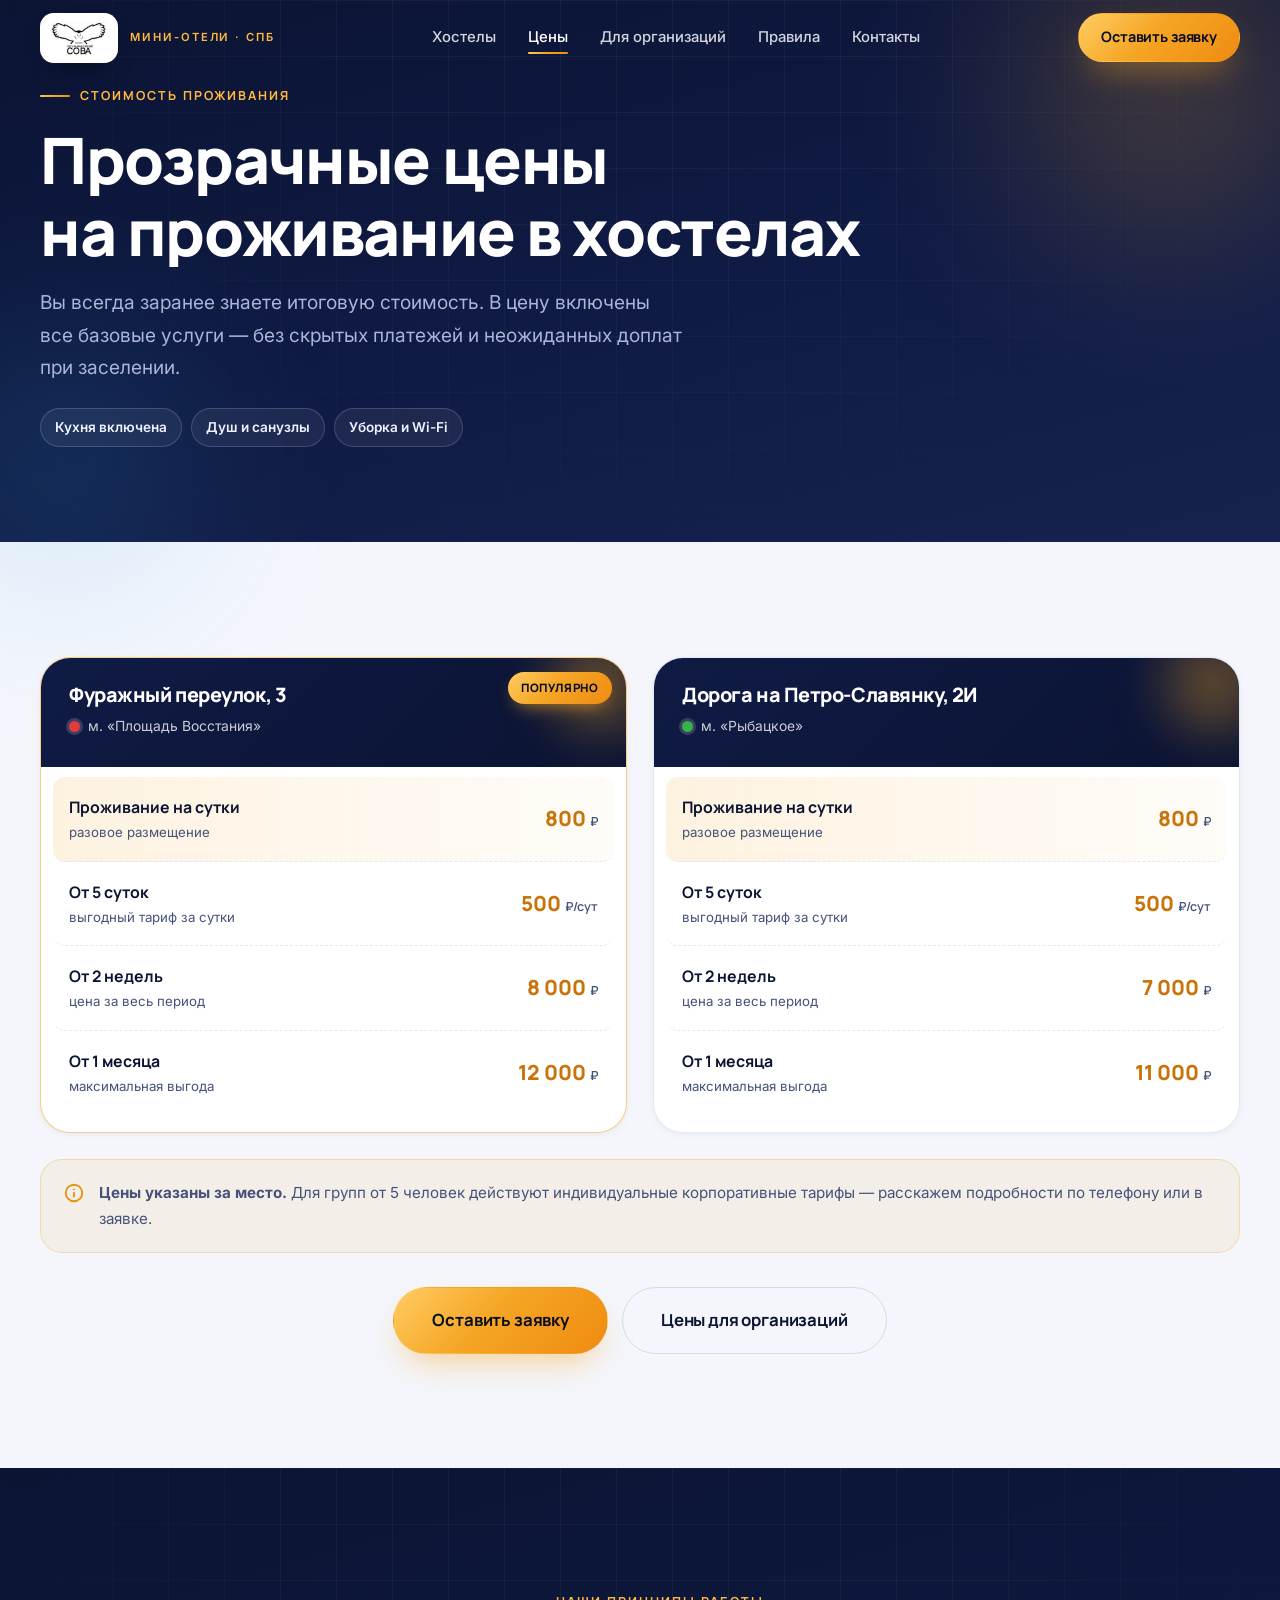
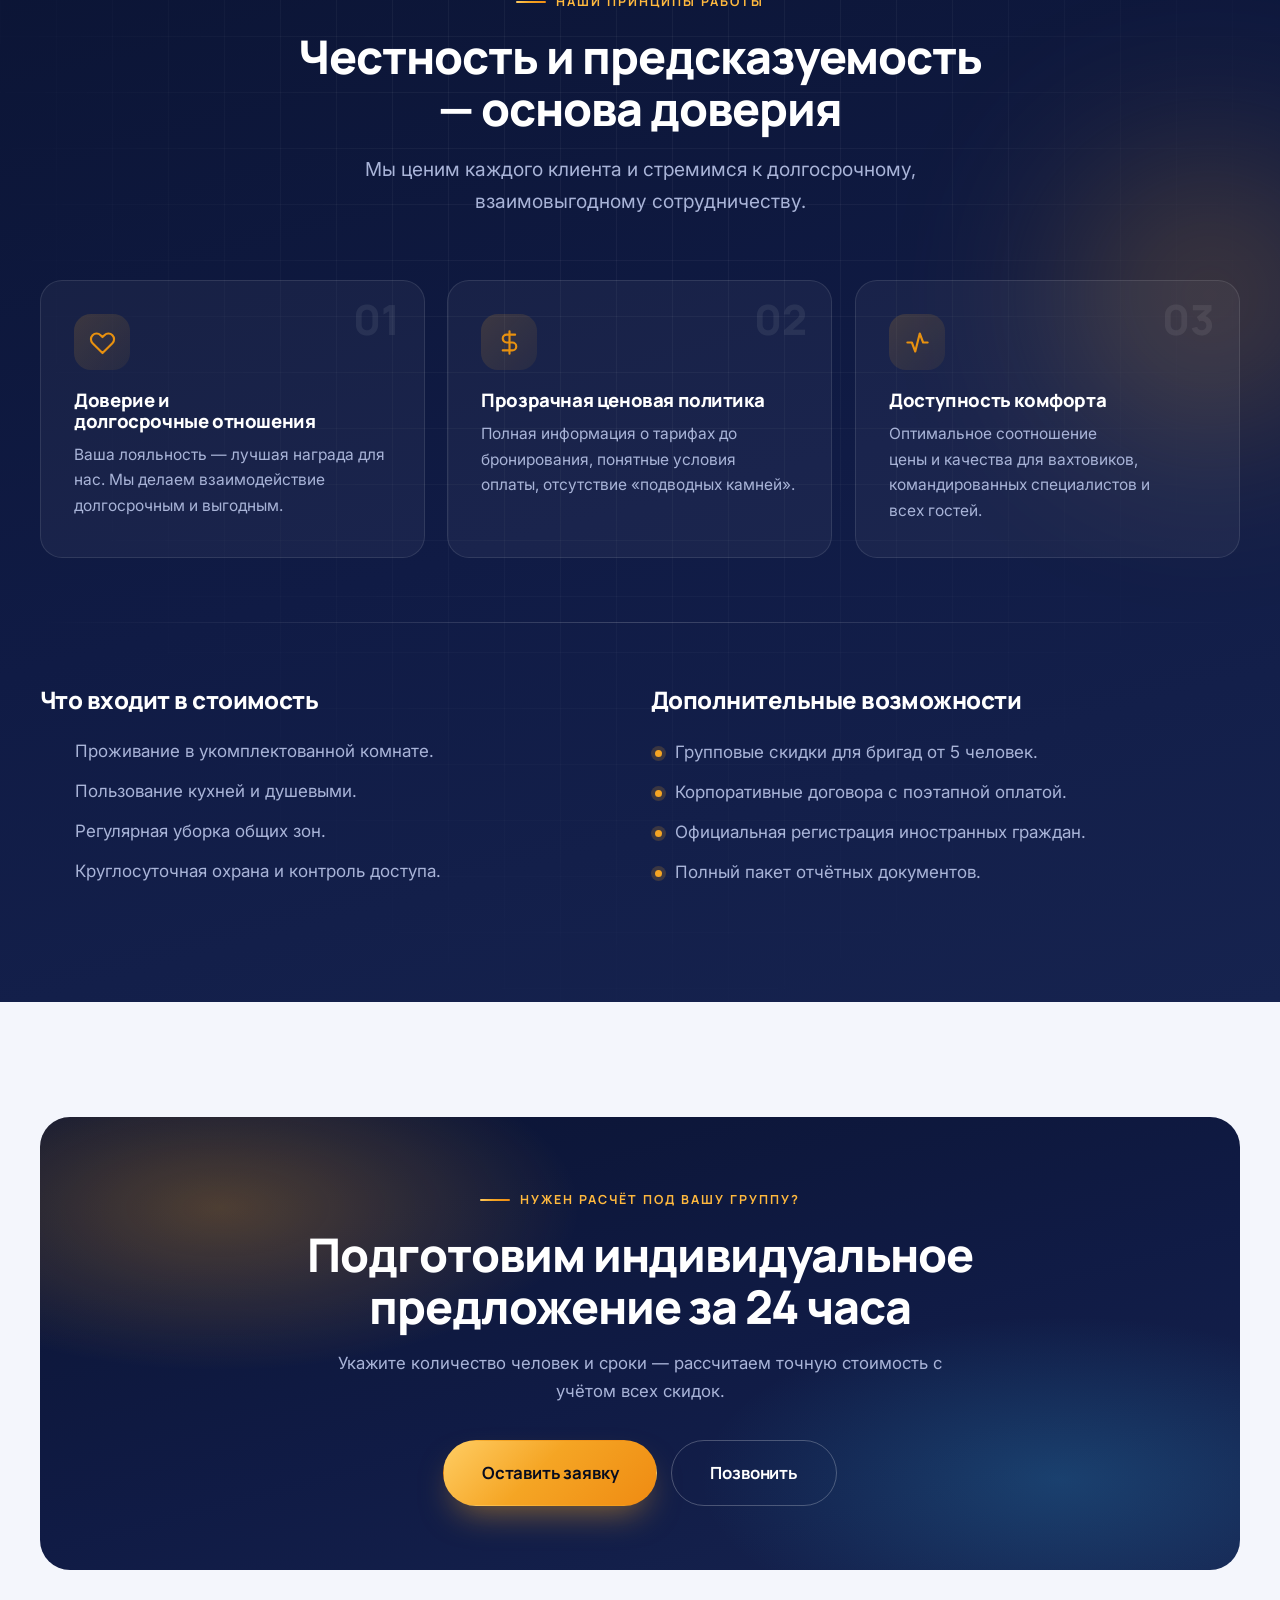
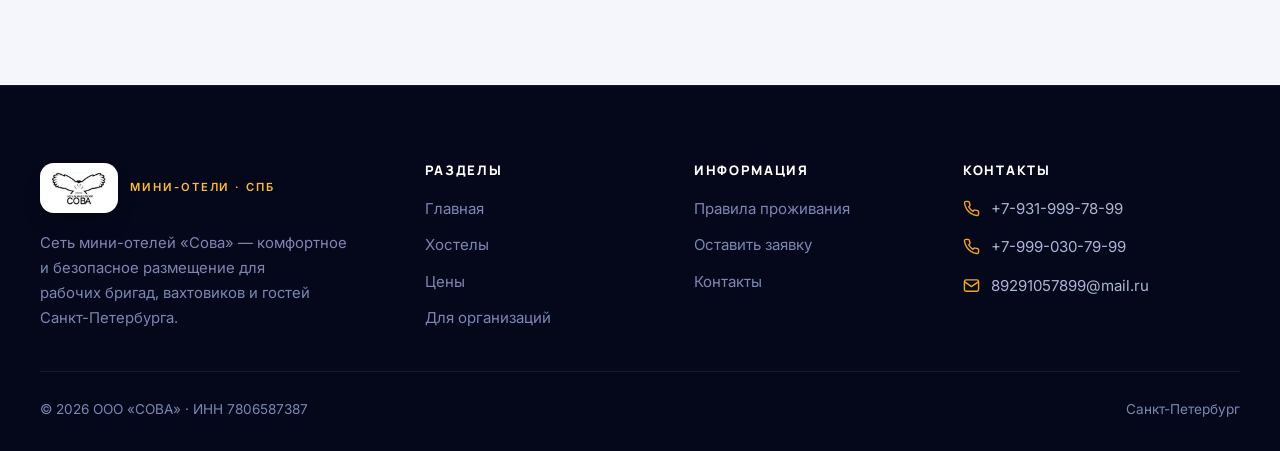
<file: price.html>
<!DOCTYPE html>
<html lang="ru">
<head>
  <meta charset="UTF-8">
  <meta name="viewport" content="width=device-width, initial-scale=1">
  <title>Цены на проживание — хостелы «Сова», Санкт-Петербург</title>
  <meta name="description" content="Прозрачные цены сети хостелов «Сова»: проживание на сутки от 800 ₽, от 5 суток — 500 ₽/сутки, от 2 недель и от месяца выгоднее. Без скрытых платежей.">
  <meta name="theme-color" content="#070c1f">
  <link rel="preconnect" href="https://fonts.googleapis.com">
  <link rel="preconnect" href="https://fonts.gstatic.com" crossorigin>
  <link href="https://fonts.googleapis.com/css2?family=Manrope:wght@500;600;700;800&family=Inter:wght@400;500;600;700&display=swap" rel="stylesheet">
  <link rel="stylesheet" href="css/style.css?v=20261009d">
  <link rel="icon" href="img/logo.jpg">
  <link rel="canonical" href="https://system785.github.io/sova-hostels/price.html">
  <meta property="og:type" content="website">
  <meta property="og:site_name" content="СОВА">
  <meta property="og:locale" content="ru_RU">
  <meta property="og:title" content="Цены на проживание — хостелы «Сова», Санкт-Петербург">
  <meta property="og:description" content="Прозрачные цены сети хостелов «Сова»: проживание на сутки от 800 ₽, от 5 суток — 500 ₽/сутки, от 2 недель и от месяца выгоднее. Без скрытых платежей.">
  <meta property="og:url" content="https://system785.github.io/sova-hostels/price.html">
  <meta property="og:image" content="https://system785.github.io/sova-hostels/img/og-cover.jpg">
  <meta property="og:image:width" content="1200">
  <meta property="og:image:height" content="630">
  <meta property="og:image:alt" content="Цены хостелов «Сова» в Санкт-Петербурге">
  <meta name="twitter:card" content="summary_large_image">
  <meta name="twitter:title" content="Цены на проживание — хостелы «Сова»">
  <meta name="twitter:description" content="На сутки от 800 ₽, от 5 суток — 500 ₽/сутки, выгодные тарифы от 2 недель и месяца.">
  <meta name="twitter:image" content="https://system785.github.io/sova-hostels/img/og-cover.jpg">
  <script type="application/ld+json">
  {
    "@context": "https://schema.org",
    "@graph": [
      {
        "@type": "Hostel",
        "name": "Хостел «Сова» на Фуражном переулке",
        "url": "https://system785.github.io/sova-hostels/price.html",
        "telephone": "+7-931-999-78-99",
        "priceRange": "500–800 ₽",
        "address": { "@type": "PostalAddress", "streetAddress": "Фуражный переулок, 3", "addressLocality": "Санкт-Петербург", "addressCountry": "RU" },
        "makesOffer": [
          { "@type": "Offer", "name": "Проживание на сутки", "price": "800", "priceCurrency": "RUB" },
          { "@type": "Offer", "name": "От 5 суток (за сутки)", "price": "500", "priceCurrency": "RUB" },
          { "@type": "Offer", "name": "От 2 недель", "price": "8000", "priceCurrency": "RUB" },
          { "@type": "Offer", "name": "От 1 месяца", "price": "12000", "priceCurrency": "RUB" }
        ]
      },
      {
        "@type": "Hostel",
        "name": "Хостел «Сова» на дороге на Петро-Славянку",
        "url": "https://system785.github.io/sova-hostels/price.html",
        "telephone": "+7-999-030-79-99",
        "priceRange": "500–800 ₽",
        "address": { "@type": "PostalAddress", "streetAddress": "дорога на Петро-Славянку, 2И", "addressLocality": "Санкт-Петербург", "addressCountry": "RU" },
        "makesOffer": [
          { "@type": "Offer", "name": "Проживание на сутки", "price": "800", "priceCurrency": "RUB" },
          { "@type": "Offer", "name": "От 5 суток (за сутки)", "price": "500", "priceCurrency": "RUB" },
          { "@type": "Offer", "name": "От 2 недель", "price": "7000", "priceCurrency": "RUB" },
          { "@type": "Offer", "name": "От 1 месяца", "price": "11000", "priceCurrency": "RUB" }
        ]
      }
    ]
  }
  </script>
</head>
<body>

<a class="skip-link" href="#main">Перейти к содержанию</a>
<div class="progress-bar" aria-hidden="true"></div>

<header class="header">
  <div class="container">
    <div class="header-inner">
      <a class="brand" href="index.html" aria-label="СОВА — мини-отели · СПб, на главную">
        <span class="brand-mark">
          <img src="img/logo.jpg" alt="" width="178" height="120" decoding="async">
        </span>
        <span class="brand-text"><span class="brand-sub">мини-отели · СПб</span></span>
      </a>
      <nav class="nav" aria-label="Основная навигация">
        <a href="hostels.html">Хостелы</a>
        <a href="price.html" class="active">Цены</a>
        <a href="organization.html">Для организаций</a>
        <a href="rules.html">Правила</a>
        <a href="contacts.html">Контакты</a>
      </nav>
      <div class="header-cta">
        <a class="btn sm" href="request.html">Оставить заявку</a>
        <button class="burger" type="button" aria-label="Открыть меню" aria-expanded="false" aria-controls="drawer"><span></span><span></span><span></span></button>
      </div>
    </div>
  </div>
</header>

<nav class="drawer" id="drawer" aria-label="Мобильное меню">
  <a class="drawer-link" href="index.html">Главная</a>
  <a class="drawer-link" href="hostels.html">Хостелы</a>
  <a class="drawer-link active" href="price.html">Цены</a>
  <a class="drawer-link" href="organization.html">Для организаций</a>
  <a class="drawer-link" href="rules.html">Правила проживания</a>
  <a class="drawer-link" href="contacts.html">Контакты</a>
  <a class="btn" href="request.html">Оставить заявку</a>
  <div class="drawer-contacts"><a href="tel:+79319997899">+7-931-999-78-99</a><br><a href="mailto:89291057899@mail.ru">89291057899@mail.ru</a></div>
</nav>

<main id="main">

  <!-- ЗАГОЛОВОК -->
  <section class="section tight dark grid-texture">
    <span class="glow amber" style="width:420px;height:420px;top:-120px;right:-100px;" aria-hidden="true"></span>
    <span class="glow sky" style="width:340px;height:340px;bottom:-90px;left:-110px;" aria-hidden="true"></span>
    <div class="container">
      <span class="eyebrow reveal">Стоимость проживания</span>
      <h1 class="split reveal">Прозрачные цены |на проживание в хостелах</h1>
      <p class="lead reveal" style="--d:180ms;max-width:700px;margin-top:18px">
        Вы всегда заранее знаете итоговую стоимость. В цену включены все базовые услуги —
        без скрытых платежей и неожиданных доплат при заселении.
      </p>
      <div class="pill-row reveal" style="--d:260ms;margin-top:24px">
        <span class="pill" style="background:rgba(255,255,255,.06);border-color:rgba(255,255,255,.16);color:#eef2ff">Кухня включена</span>
        <span class="pill" style="background:rgba(255,255,255,.06);border-color:rgba(255,255,255,.16);color:#eef2ff">Душ и санузлы</span>
        <span class="pill" style="background:rgba(255,255,255,.06);border-color:rgba(255,255,255,.16);color:#eef2ff">Уборка и Wi-Fi</span>
      </div>
    </div>
  </section>

  <!-- ТАРИФЫ -->
  <section class="section">
    <div class="container">
      <div class="price-grid">

        <div class="price-card featured reveal left">
          <span class="price-tag">Популярно</span>
          <div class="price-head">
            <h2>Фуражный переулок, 3</h2>
            <span class="metro"><span class="metro-dot red"></span> м. «Площадь Восстания»</span>
          </div>
          <div class="price-body">
            <div class="price-row hot">
              <div class="pl"><b>Проживание на сутки</b><span>разовое размещение</span></div>
              <div class="pv">800 <small>₽</small></div>
            </div>
            <div class="price-row">
              <div class="pl"><b>От 5 суток</b><span>выгодный тариф за сутки</span></div>
              <div class="pv">500 <small>₽/сут</small></div>
            </div>
            <div class="price-row">
              <div class="pl"><b>От 2 недель</b><span>цена за весь период</span></div>
              <div class="pv">8 000 <small>₽</small></div>
            </div>
            <div class="price-row">
              <div class="pl"><b>От 1 месяца</b><span>максимальная выгода</span></div>
              <div class="pv">12 000 <small>₽</small></div>
            </div>
          </div>
        </div>

        <div class="price-card reveal right" style="--d:140ms">
          <div class="price-head">
            <h2>Дорога на Петро-Славянку, 2И</h2>
            <span class="metro"><span class="metro-dot green"></span> м. «Рыбацкое»</span>
          </div>
          <div class="price-body">
            <div class="price-row hot">
              <div class="pl"><b>Проживание на сутки</b><span>разовое размещение</span></div>
              <div class="pv">800 <small>₽</small></div>
            </div>
            <div class="price-row">
              <div class="pl"><b>От 5 суток</b><span>выгодный тариф за сутки</span></div>
              <div class="pv">500 <small>₽/сут</small></div>
            </div>
            <div class="price-row">
              <div class="pl"><b>От 2 недель</b><span>цена за весь период</span></div>
              <div class="pv">7 000 <small>₽</small></div>
            </div>
            <div class="price-row">
              <div class="pl"><b>От 1 месяца</b><span>максимальная выгода</span></div>
              <div class="pv">11 000 <small>₽</small></div>
            </div>
          </div>
        </div>

      </div>

      <div class="price-note reveal" style="--d:200ms">
        <svg viewBox="0 0 24 24" fill="none" stroke="currentColor" stroke-width="2" stroke-linecap="round" stroke-linejoin="round"><circle cx="12" cy="12" r="9"/><path d="M12 16v-4M12 8h.01"/></svg>
        <div>
          <b>Цены указаны за место.</b> Для групп от 5 человек действуют индивидуальные корпоративные тарифы —
          расскажем подробности по телефону или в заявке.
        </div>
      </div>

      <div class="btn-row center reveal" style="--d:260ms">
        <a class="btn lg" href="request.html">Оставить заявку</a>
        <a class="btn lg ghost" href="organization.html">Цены для организаций</a>
      </div>
    </div>
  </section>

  <!-- ПРИНЦИПЫ РАБОТЫ -->
  <section class="section dark grid-texture">
    <span class="glow amber" style="width:400px;height:400px;top:20%;right:-130px;" aria-hidden="true"></span>
    <div class="container">
      <header class="section-head center reveal">
        <span class="eyebrow center">Наши принципы работы</span>
        <h2 class="section-title">Честность и предсказуемость — основа доверия</h2>
        <p class="lead">Мы ценим каждого клиента и стремимся к долгосрочному, взаимовыгодному сотрудничеству.</p>
      </header>

      <div class="grid grid-3" data-stagger>
        <article class="card reveal">
          <span class="num-index">01</span>
          <span class="icon">
            <svg viewBox="0 0 24 24" fill="none" stroke="currentColor" stroke-width="1.9" stroke-linecap="round" stroke-linejoin="round"><path d="M20.8 5.5a5 5 0 0 0-7.1 0L12 7.2l-1.7-1.7a5 5 0 0 0-7.1 7.1l8.8 8.8 8.8-8.8a5 5 0 0 0 0-7.1Z"/></svg>
          </span>
          <h3>Доверие и долгосрочные отношения</h3>
          <p>Ваша лояльность — лучшая награда для нас. Мы делаем взаимодействие долгосрочным и выгодным.</p>
        </article>

        <article class="card reveal">
          <span class="num-index">02</span>
          <span class="icon">
            <svg viewBox="0 0 24 24" fill="none" stroke="currentColor" stroke-width="1.9" stroke-linecap="round" stroke-linejoin="round"><path d="M12 2v20M17 5H9.5a3.5 3.5 0 0 0 0 7h5a3.5 3.5 0 0 1 0 7H6"/></svg>
          </span>
          <h3>Прозрачная ценовая политика</h3>
          <p>Полная информация о тарифах до бронирования, понятные условия оплаты, отсутствие «подводных камней».</p>
        </article>

        <article class="card reveal">
          <span class="num-index">03</span>
          <span class="icon">
            <svg viewBox="0 0 24 24" fill="none" stroke="currentColor" stroke-width="1.9" stroke-linecap="round" stroke-linejoin="round"><path d="M3 12h4l3 8 4-16 3 8h4"/></svg>
          </span>
          <h3>Доступность комфорта</h3>
          <p>Оптимальное соотношение цены и качества для вахтовиков, командированных специалистов и всех гостей.</p>
        </article>
      </div>

      <div class="divider" style="background:linear-gradient(90deg,transparent,rgba(255,255,255,.18),transparent)"></div>

      <div class="grid grid-2" data-stagger>
        <div class="reveal">
          <h3 class="mb-3">Что входит в стоимость</h3>
          <ul class="check-list">
            <li class="reveal">Проживание в укомплектованной комнате.</li>
            <li class="reveal">Пользование кухней и душевыми.</li>
            <li class="reveal">Регулярная уборка общих зон.</li>
            <li class="reveal">Круглосуточная охрана и контроль доступа.</li>
          </ul>
        </div>
        <div class="reveal" style="--d:120ms">
          <h3 class="mb-3">Дополнительные возможности</h3>
          <ul class="dot-list">
            <li class="reveal">Групповые скидки для бригад от 5 человек.</li>
            <li class="reveal">Корпоративные договора с поэтапной оплатой.</li>
            <li class="reveal">Официальная регистрация иностранных граждан.</li>
            <li class="reveal">Полный пакет отчётных документов.</li>
          </ul>
        </div>
      </div>
    </div>
  </section>

  <!-- CTA -->
  <section class="section">
    <div class="container">
      <div class="cta-band reveal zoom">
        <span class="eyebrow center">Нужен расчёт под вашу группу?</span>
        <h2>Подготовим индивидуальное предложение за 24 часа</h2>
        <p>Укажите количество человек и сроки — рассчитаем точную стоимость с учётом всех скидок.</p>
        <div class="btn-row center">
          <a class="btn lg" href="request.html">Оставить заявку</a>
          <a class="btn lg ghost on-dark" href="tel:+79319997899">Позвонить</a>
        </div>
      </div>
    </div>
  </section>

</main>

<footer class="footer">
  <div class="container">
    <div class="footer-grid">
      <div>
        <a class="brand" href="index.html" aria-label="СОВА — мини-отели · СПб, на главную">
          <span class="brand-mark">
            <img src="img/logo.jpg" alt="" width="178" height="120" decoding="async">
          </span>
          <span class="brand-text"><span class="brand-sub">мини-отели · СПб</span></span>
        </a>
        <p class="footer-about">Сеть мини-отелей «Сова» — комфортное и безопасное размещение для рабочих бригад, вахтовиков и гостей Санкт-Петербурга.</p>
      </div>
      <div>
        <h3>Разделы</h3>
        <div class="footer-links">
          <a href="index.html">Главная</a>
          <a href="hostels.html">Хостелы</a>
          <a href="price.html">Цены</a>
          <a href="organization.html">Для организаций</a>
        </div>
      </div>
      <div>
        <h3>Информация</h3>
        <div class="footer-links">
          <a href="rules.html">Правила проживания</a>
          <a href="request.html">Оставить заявку</a>
          <a href="contacts.html">Контакты</a>
        </div>
      </div>
      <div>
        <h3>Контакты</h3>
        <div class="footer-contact">
          <div class="fc-row">
            <svg viewBox="0 0 24 24" fill="none" stroke="currentColor" stroke-width="2" stroke-linecap="round" stroke-linejoin="round"><path d="M22 16.9v3a2 2 0 0 1-2.2 2 19.8 19.8 0 0 1-8.6-3.1 19.5 19.5 0 0 1-6-6A19.8 19.8 0 0 1 2.1 4.2 2 2 0 0 1 4.1 2h3a2 2 0 0 1 2 1.7c.1 1 .4 1.9.7 2.8a2 2 0 0 1-.5 2.1L8.1 9.9a16 16 0 0 0 6 6l1.3-1.3a2 2 0 0 1 2.1-.4c.9.3 1.8.6 2.8.7a2 2 0 0 1 1.7 2Z"/></svg>
            <a href="tel:+79319997899">+7-931-999-78-99</a>
          </div>
          <div class="fc-row">
            <svg viewBox="0 0 24 24" fill="none" stroke="currentColor" stroke-width="2" stroke-linecap="round" stroke-linejoin="round"><path d="M22 16.9v3a2 2 0 0 1-2.2 2 19.8 19.8 0 0 1-8.6-3.1 19.5 19.5 0 0 1-6-6A19.8 19.8 0 0 1 2.1 4.2 2 2 0 0 1 4.1 2h3a2 2 0 0 1 2 1.7c.1 1 .4 1.9.7 2.8a2 2 0 0 1-.5 2.1L8.1 9.9a16 16 0 0 0 6 6l1.3-1.3a2 2 0 0 1 2.1-.4c.9.3 1.8.6 2.8.7a2 2 0 0 1 1.7 2Z"/></svg>
            <a href="tel:+79990307999">+7-999-030-79-99</a>
          </div>
          <div class="fc-row">
            <svg viewBox="0 0 24 24" fill="none" stroke="currentColor" stroke-width="2" stroke-linecap="round" stroke-linejoin="round"><rect x="2" y="4" width="20" height="16" rx="2.5"/><path d="m2.5 7 9.5 6.5L21.5 7"/></svg>
            <a href="mailto:89291057899@mail.ru">89291057899@mail.ru</a>
          </div>
        </div>
      </div>
    </div>
    <div class="footer-bottom">
      <span>© <span data-year>2026</span> ООО «СОВА» · ИНН 7806587387</span>
      <span>Санкт-Петербург</span>
    </div>
  </div>
</footer>

<button class="to-top" type="button" aria-label="Наверх">
  <svg viewBox="0 0 24 24" fill="none" stroke="currentColor" stroke-width="2.4" stroke-linecap="round" stroke-linejoin="round"><path d="m6 15 6-6 6 6"/></svg>
</button>

<script src="js/main.js?v=20261009c"></script>
</body>
</html>
</file>
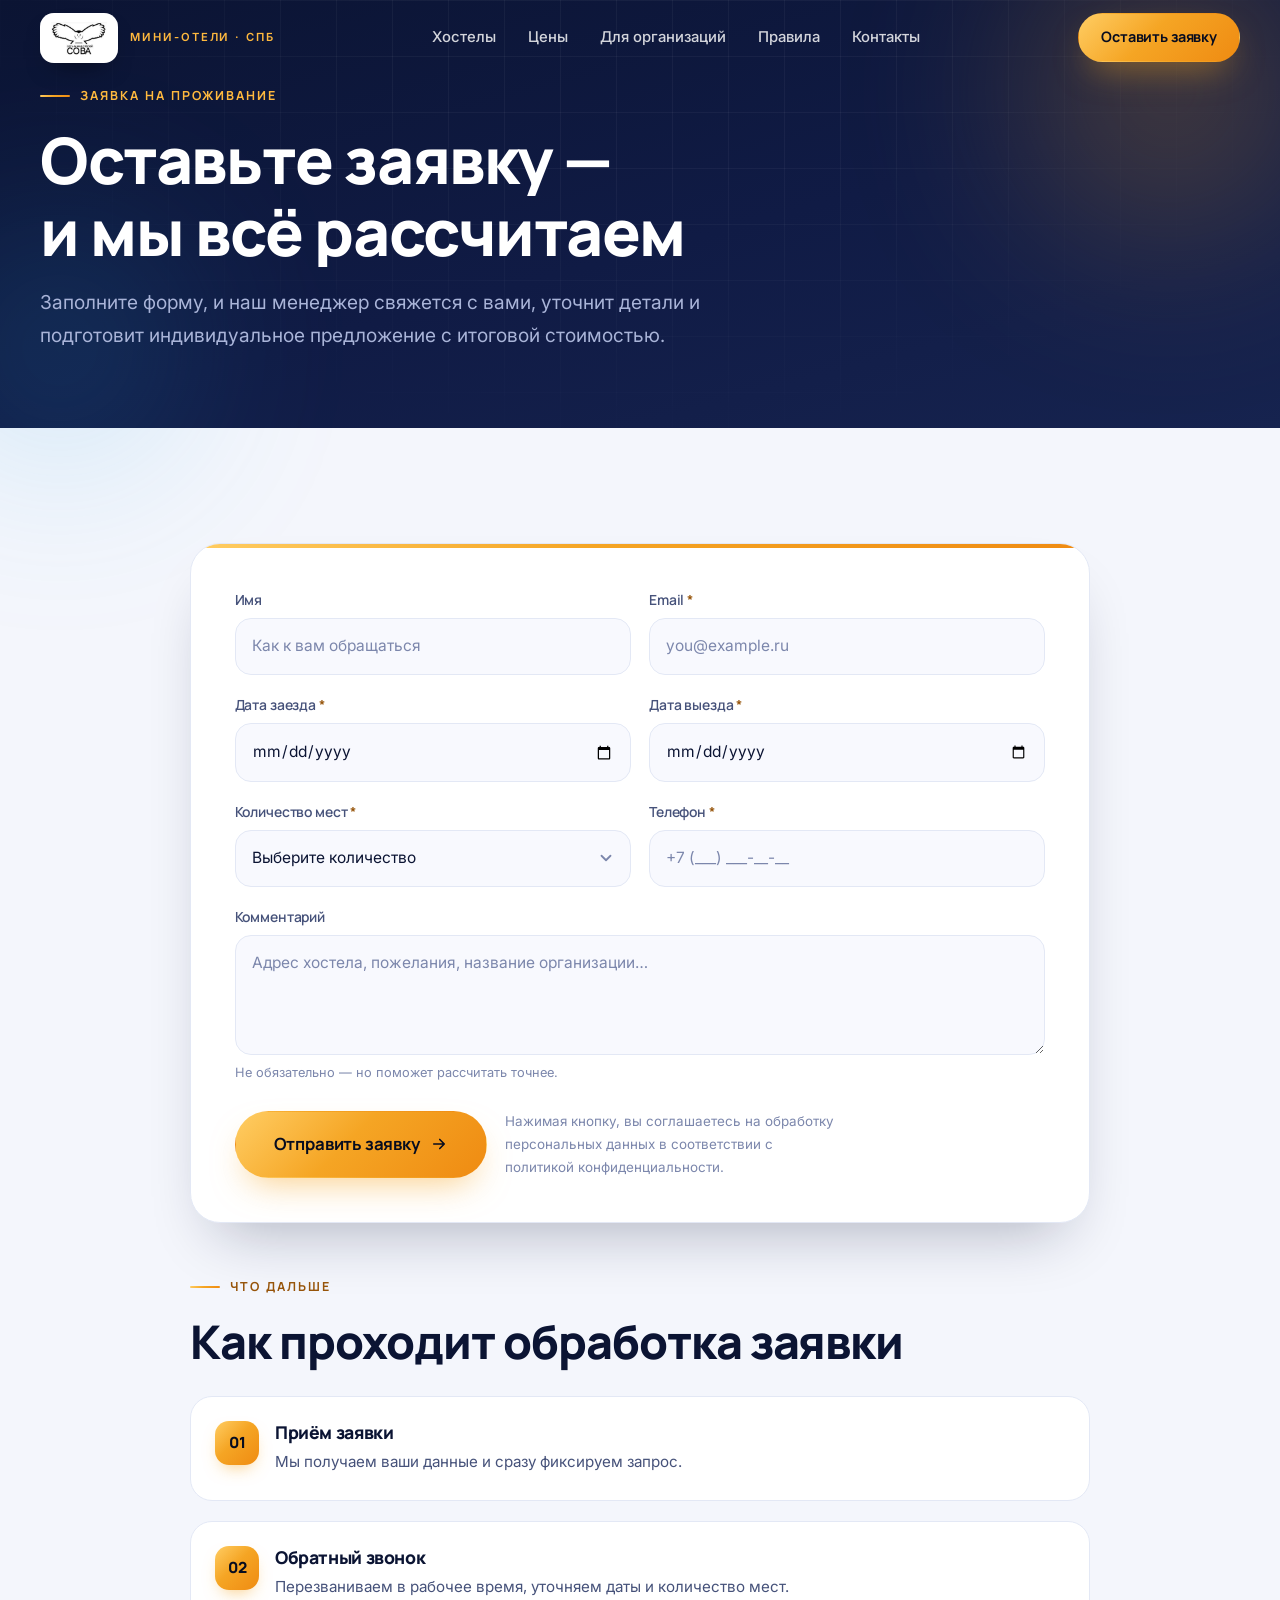
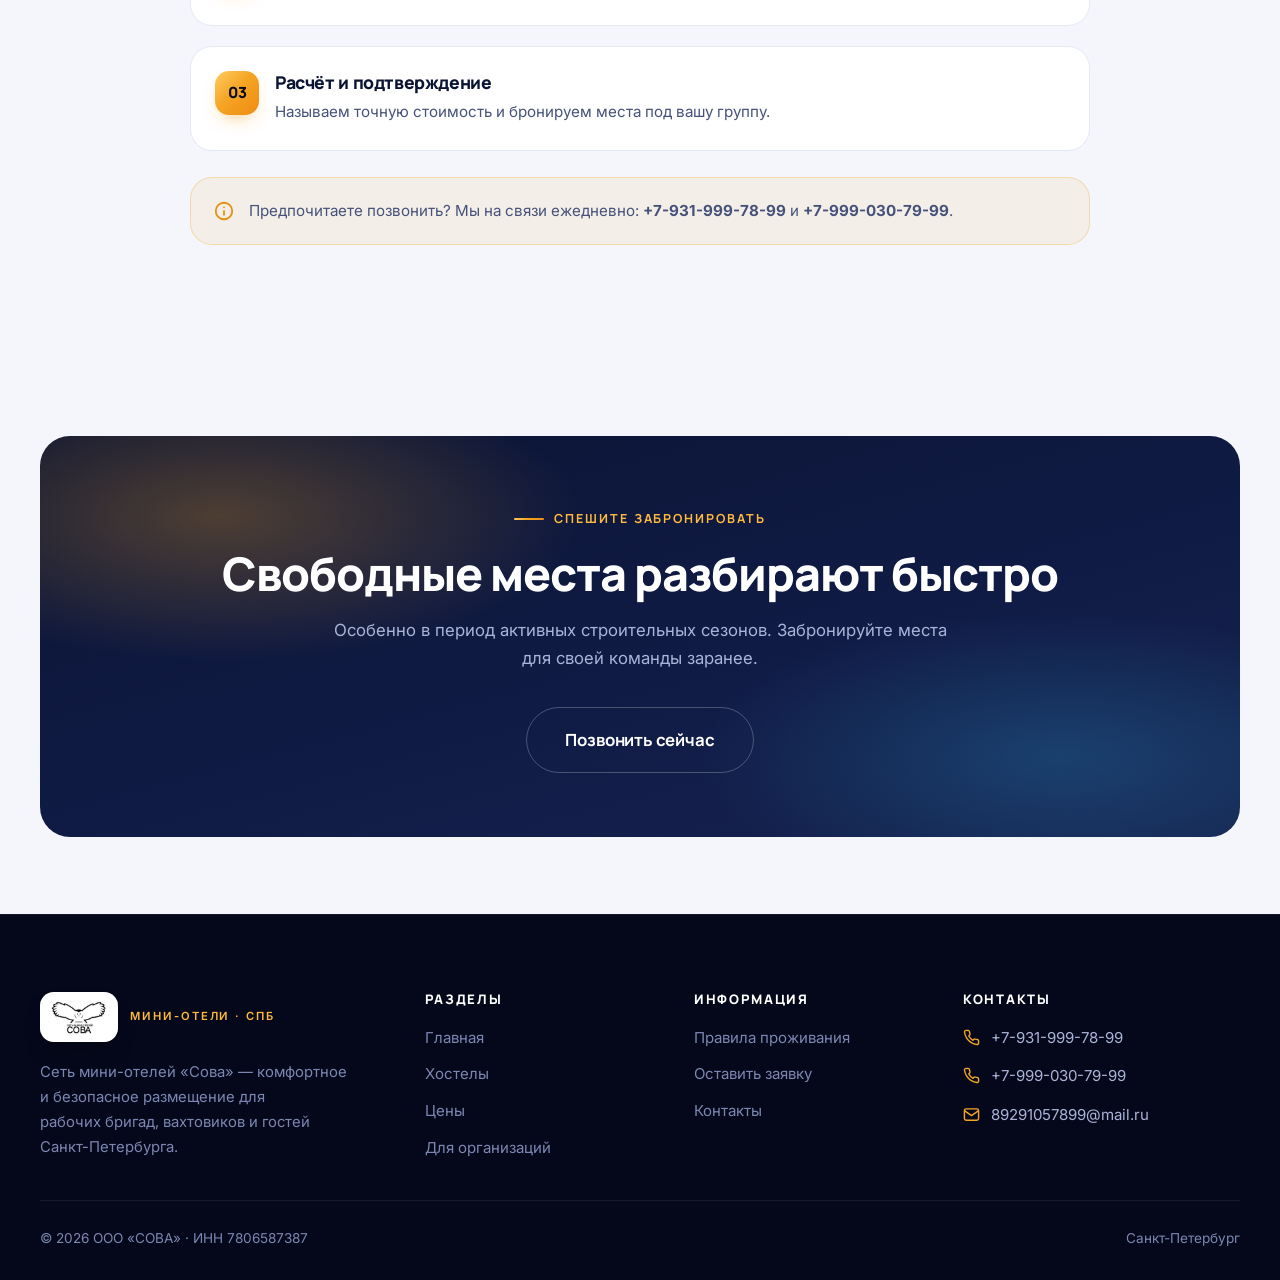
<file: request.html>
<!DOCTYPE html>
<html lang="ru">
<head>
  <meta charset="UTF-8">
  <meta name="viewport" content="width=device-width, initial-scale=1">
  <title>Оставить заявку — бронирование мест в хостелах «Сова»</title>
  <meta name="description" content="Оставьте заявку на проживание в хостелах «Сова»: укажите даты заезда и выезда, количество мест и телефон — перезвоним и рассчитаем стоимость.">
  <meta name="theme-color" content="#070c1f">
  <link rel="preconnect" href="https://fonts.googleapis.com">
  <link rel="preconnect" href="https://fonts.gstatic.com" crossorigin>
  <link href="https://fonts.googleapis.com/css2?family=Manrope:wght@500;600;700;800&family=Inter:wght@400;500;600;700&display=swap" rel="stylesheet">
  <link rel="stylesheet" href="css/style.css?v=20261009d">
  <link rel="icon" href="img/logo.jpg">
  <link rel="canonical" href="https://system785.github.io/sova-hostels/request.html">
  <meta property="og:type" content="website">
  <meta property="og:site_name" content="СОВА">
  <meta property="og:locale" content="ru_RU">
  <meta property="og:title" content="Оставить заявку — бронирование мест в хостелах «Сова»">
  <meta property="og:description" content="Оставьте заявку на проживание в хостелах «Сова»: укажите даты заезда и выезда, количество мест и телефон — перезвоним и рассчитаем стоимость.">
  <meta property="og:url" content="https://system785.github.io/sova-hostels/request.html">
  <meta property="og:image" content="https://system785.github.io/sova-hostels/img/og-cover.jpg">
  <meta property="og:image:width" content="1200">
  <meta property="og:image:height" content="630">
  <meta property="og:image:alt" content="Бронирование мест в хостелах «Сова»">
  <meta name="twitter:card" content="summary_large_image">
  <meta name="twitter:title" content="Оставить заявку — хостелы «Сова»">
  <meta name="twitter:description" content="Укажите даты, количество мест и телефон — перезвоним и рассчитаем стоимость.">
  <meta name="twitter:image" content="https://system785.github.io/sova-hostels/img/og-cover.jpg">
  <script type="application/ld+json">
  {
    "@context": "https://schema.org",
    "@type": "WebPage",
    "name": "Оставить заявку — бронирование мест в хостелах «Сова»",
    "description": "Оставьте заявку на проживание в хостелах «Сова»: укажите даты заезда и выезда, количество мест и телефон — перезвоним и рассчитаем стоимость.",
    "url": "https://system785.github.io/sova-hostels/request.html",
    "inLanguage": "ru-RU",
    "isPartOf": { "@type": "WebSite", "url": "https://system785.github.io/sova-hostels/", "name": "Хостелы и мини-отели «Сова» в Санкт-Петербурге" }
  }
  </script>
</head>
<body>

<a class="skip-link" href="#main">Перейти к содержанию</a>
<div class="progress-bar" aria-hidden="true"></div>

<header class="header">
  <div class="container">
    <div class="header-inner">
      <a class="brand" href="index.html" aria-label="СОВА — мини-отели · СПб, на главную">
        <span class="brand-mark">
          <img src="img/logo.jpg" alt="" width="178" height="120" decoding="async">
        </span>
        <span class="brand-text"><span class="brand-sub">мини-отели · СПб</span></span>
      </a>
      <nav class="nav" aria-label="Основная навигация">
        <a href="hostels.html">Хостелы</a>
        <a href="price.html">Цены</a>
        <a href="organization.html">Для организаций</a>
        <a href="rules.html">Правила</a>
        <a href="contacts.html">Контакты</a>
      </nav>
      <div class="header-cta">
        <a class="btn sm" href="request.html">Оставить заявку</a>
        <button class="burger" type="button" aria-label="Открыть меню" aria-expanded="false" aria-controls="drawer"><span></span><span></span><span></span></button>
      </div>
    </div>
  </div>
</header>

<nav class="drawer" id="drawer" aria-label="Мобильное меню">
  <a class="drawer-link" href="index.html">Главная</a>
  <a class="drawer-link" href="hostels.html">Хостелы</a>
  <a class="drawer-link" href="price.html">Цены</a>
  <a class="drawer-link" href="organization.html">Для организаций</a>
  <a class="drawer-link" href="rules.html">Правила проживания</a>
  <a class="drawer-link" href="contacts.html">Контакты</a>
  <a class="btn active" href="request.html">Оставить заявку</a>
  <div class="drawer-contacts"><a href="tel:+79319997899">+7-931-999-78-99</a><br><a href="mailto:89291057899@mail.ru">89291057899@mail.ru</a></div>
</nav>

<main id="main">

  <!-- ЗАГОЛОВОК -->
  <section class="section tight dark grid-texture">
    <span class="glow amber" style="width:420px;height:420px;top:-120px;right:-100px;" aria-hidden="true"></span>
    <span class="glow sky" style="width:340px;height:340px;bottom:-90px;left:-110px;" aria-hidden="true"></span>
    <div class="container">
      <span class="eyebrow reveal">Заявка на проживание</span>
      <h1 class="split reveal">Оставьте заявку — |и мы всё рассчитаем</h1>
      <p class="lead reveal" style="--d:180ms;max-width:720px;margin-top:18px">
        Заполните форму, и наш менеджер свяжется с вами, уточнит детали и подготовит
        индивидуальное предложение с итоговой стоимостью.
      </p>
    </div>
  </section>

  <!-- ФОРМА -->
  <section class="section">
    <div class="container">
      <div class="contact-grid" style="grid-template-columns:1fr;max-width:900px;margin-inline:auto">

        <div class="form-card reveal">
          <form id="booking-form" novalidate>
            <div class="form-grid">

              <div class="field">
                <label for="f-name">Имя</label>
                <input id="f-name" name="name" type="text" placeholder="Как к вам обращаться" autocomplete="name">
              </div>

              <div class="field">
                <label for="f-email">Email <span class="req">*</span></label>
                <input id="f-email" name="email" type="email" placeholder="you@example.ru" autocomplete="email" data-required>
                <span class="err">Укажите корректный email</span>
              </div>

              <div class="field">
                <label for="f-arrival">Дата заезда <span class="req">*</span></label>
                <input id="f-arrival" name="arrival" type="date" data-required>
                <span class="err">Выберите дату заезда</span>
              </div>

              <div class="field">
                <label for="f-departure">Дата выезда <span class="req">*</span></label>
                <input id="f-departure" name="departure" type="date" data-required>
                <span class="err">Выберите дату выезда</span>
              </div>

              <div class="field select-wrap">
                <label for="f-seats">Количество мест <span class="req">*</span></label>
                <select id="f-seats" name="seats" data-required>
                  <option value="">Выберите количество</option>
                  <option value="1-4">1–4 места</option>
                  <option value="5-10">5–10 мест</option>
                  <option value="11-20">11–20 мест</option>
                  <option value="21-50">21–50 мест</option>
                  <option value="50+">Более 50 мест</option>
                </select>
                <span class="err">Выберите количество мест</span>
              </div>

              <div class="field">
                <label for="phone">Телефон <span class="req">*</span></label>
                <input id="phone" name="phone" type="tel" placeholder="+7 (___) ___-__-__" autocomplete="tel" data-required>
                <span class="err">Укажите номер полностью</span>
              </div>

              <div class="field full">
                <label for="f-comment">Комментарий</label>
                <textarea id="f-comment" name="comment" placeholder="Адрес хостела, пожелания, название организации…"></textarea>
                <span class="hint">Не обязательно — но поможет рассчитать точнее.</span>
              </div>

            </div>

            <div class="form-foot">
              <button class="btn lg" type="submit">
                Отправить заявку
                <svg viewBox="0 0 24 24" fill="none" stroke="currentColor" stroke-width="2.2" stroke-linecap="round" stroke-linejoin="round"><path d="M5 12h14M13 6l6 6-6 6"/></svg>
              </button>
              <p class="form-privacy">Нажимая кнопку, вы соглашаетесь на обработку персональных данных в соответствии с политикой конфиденциальности.</p>
            </div>
          </form>

          <div class="form-success">
            <div class="ok-icon">
              <svg viewBox="0 0 24 24" fill="none" stroke="currentColor" stroke-width="3" stroke-linecap="round" stroke-linejoin="round"><path d="M20 6 9 17l-5-5"/></svg>
            </div>
            <h3>Заявка отправлена!</h3>
            <p>Спасибо за обращение. Наш менеджер свяжется с вами в ближайшее рабочее время и рассчитает стоимость проживания.</p>
            <div class="btn-row center">
              <a class="btn" href="index.html">Вернуться на главную</a>
            </div>
          </div>
        </div>

        <div class="reveal" style="--d:120ms">
          <span class="eyebrow">Что дальше</span>
          <h2 class="section-title">Как проходит обработка заявки</h2>

          <div class="steps" data-stagger style="margin-top:28px">
            <div class="step reveal">
              <h3>Приём заявки</h3>
              <p>Мы получаем ваши данные и сразу фиксируем запрос.</p>
            </div>
            <div class="step reveal">
              <h3>Обратный звонок</h3>
              <p>Перезваниваем в рабочее время, уточняем даты и количество мест.</p>
            </div>
            <div class="step reveal">
              <h3>Расчёт и подтверждение</h3>
              <p>Называем точную стоимость и бронируем места под вашу группу.</p>
            </div>
          </div>

          <div class="price-note reveal" style="--d:180ms">
            <svg viewBox="0 0 24 24" fill="none" stroke="currentColor" stroke-width="2" stroke-linecap="round" stroke-linejoin="round"><circle cx="12" cy="12" r="9"/><path d="M12 16v-4M12 8h.01"/></svg>
            <div>Предпочитаете позвонить? Мы на связи ежедневно: <b>+7-931-999-78-99</b> и <b>+7-999-030-79-99</b>.</div>
          </div>
        </div>

      </div>
    </div>
  </section>

  <!-- CTA -->
  <section class="section tight">
    <div class="container">
      <div class="cta-band reveal zoom">
        <span class="eyebrow center">Спешите забронировать</span>
        <h2>Свободные места разбирают быстро</h2>
        <p>Особенно в период активных строительных сезонов. Забронируйте места для своей команды заранее.</p>
        <div class="btn-row center">
          <a class="btn lg ghost on-dark" href="tel:+79319997899">Позвонить сейчас</a>
        </div>
      </div>
    </div>
  </section>

</main>

<footer class="footer">
  <div class="container">
    <div class="footer-grid">
      <div>
        <a class="brand" href="index.html" aria-label="СОВА — мини-отели · СПб, на главную">
          <span class="brand-mark">
            <img src="img/logo.jpg" alt="" width="178" height="120" decoding="async">
          </span>
          <span class="brand-text"><span class="brand-sub">мини-отели · СПб</span></span>
        </a>
        <p class="footer-about">Сеть мини-отелей «Сова» — комфортное и безопасное размещение для рабочих бригад, вахтовиков и гостей Санкт-Петербурга.</p>
      </div>
      <div>
        <h3>Разделы</h3>
        <div class="footer-links">
          <a href="index.html">Главная</a>
          <a href="hostels.html">Хостелы</a>
          <a href="price.html">Цены</a>
          <a href="organization.html">Для организаций</a>
        </div>
      </div>
      <div>
        <h3>Информация</h3>
        <div class="footer-links">
          <a href="rules.html">Правила проживания</a>
          <a href="request.html">Оставить заявку</a>
          <a href="contacts.html">Контакты</a>
        </div>
      </div>
      <div>
        <h3>Контакты</h3>
        <div class="footer-contact">
          <div class="fc-row">
            <svg viewBox="0 0 24 24" fill="none" stroke="currentColor" stroke-width="2" stroke-linecap="round" stroke-linejoin="round"><path d="M22 16.9v3a2 2 0 0 1-2.2 2 19.8 19.8 0 0 1-8.6-3.1 19.5 19.5 0 0 1-6-6A19.8 19.8 0 0 1 2.1 4.2 2 2 0 0 1 4.1 2h3a2 2 0 0 1 2 1.7c.1 1 .4 1.9.7 2.8a2 2 0 0 1-.5 2.1L8.1 9.9a16 16 0 0 0 6 6l1.3-1.3a2 2 0 0 1 2.1-.4c.9.3 1.8.6 2.8.7a2 2 0 0 1 1.7 2Z"/></svg>
            <a href="tel:+79319997899">+7-931-999-78-99</a>
          </div>
          <div class="fc-row">
            <svg viewBox="0 0 24 24" fill="none" stroke="currentColor" stroke-width="2" stroke-linecap="round" stroke-linejoin="round"><path d="M22 16.9v3a2 2 0 0 1-2.2 2 19.8 19.8 0 0 1-8.6-3.1 19.5 19.5 0 0 1-6-6A19.8 19.8 0 0 1 2.1 4.2 2 2 0 0 1 4.1 2h3a2 2 0 0 1 2 1.7c.1 1 .4 1.9.7 2.8a2 2 0 0 1-.5 2.1L8.1 9.9a16 16 0 0 0 6 6l1.3-1.3a2 2 0 0 1 2.1-.4c.9.3 1.8.6 2.8.7a2 2 0 0 1 1.7 2Z"/></svg>
            <a href="tel:+79990307999">+7-999-030-79-99</a>
          </div>
          <div class="fc-row">
            <svg viewBox="0 0 24 24" fill="none" stroke="currentColor" stroke-width="2" stroke-linecap="round" stroke-linejoin="round"><rect x="2" y="4" width="20" height="16" rx="2.5"/><path d="m2.5 7 9.5 6.5L21.5 7"/></svg>
            <a href="mailto:89291057899@mail.ru">89291057899@mail.ru</a>
          </div>
        </div>
      </div>
    </div>
    <div class="footer-bottom">
      <span>© <span data-year>2026</span> ООО «СОВА» · ИНН 7806587387</span>
      <span>Санкт-Петербург</span>
    </div>
  </div>
</footer>

<button class="to-top" type="button" aria-label="Наверх">
  <svg viewBox="0 0 24 24" fill="none" stroke="currentColor" stroke-width="2.4" stroke-linecap="round" stroke-linejoin="round"><path d="m6 15 6-6 6 6"/></svg>
</button>

<script src="js/main.js?v=20261009c"></script>
</body>
</html>
</file>
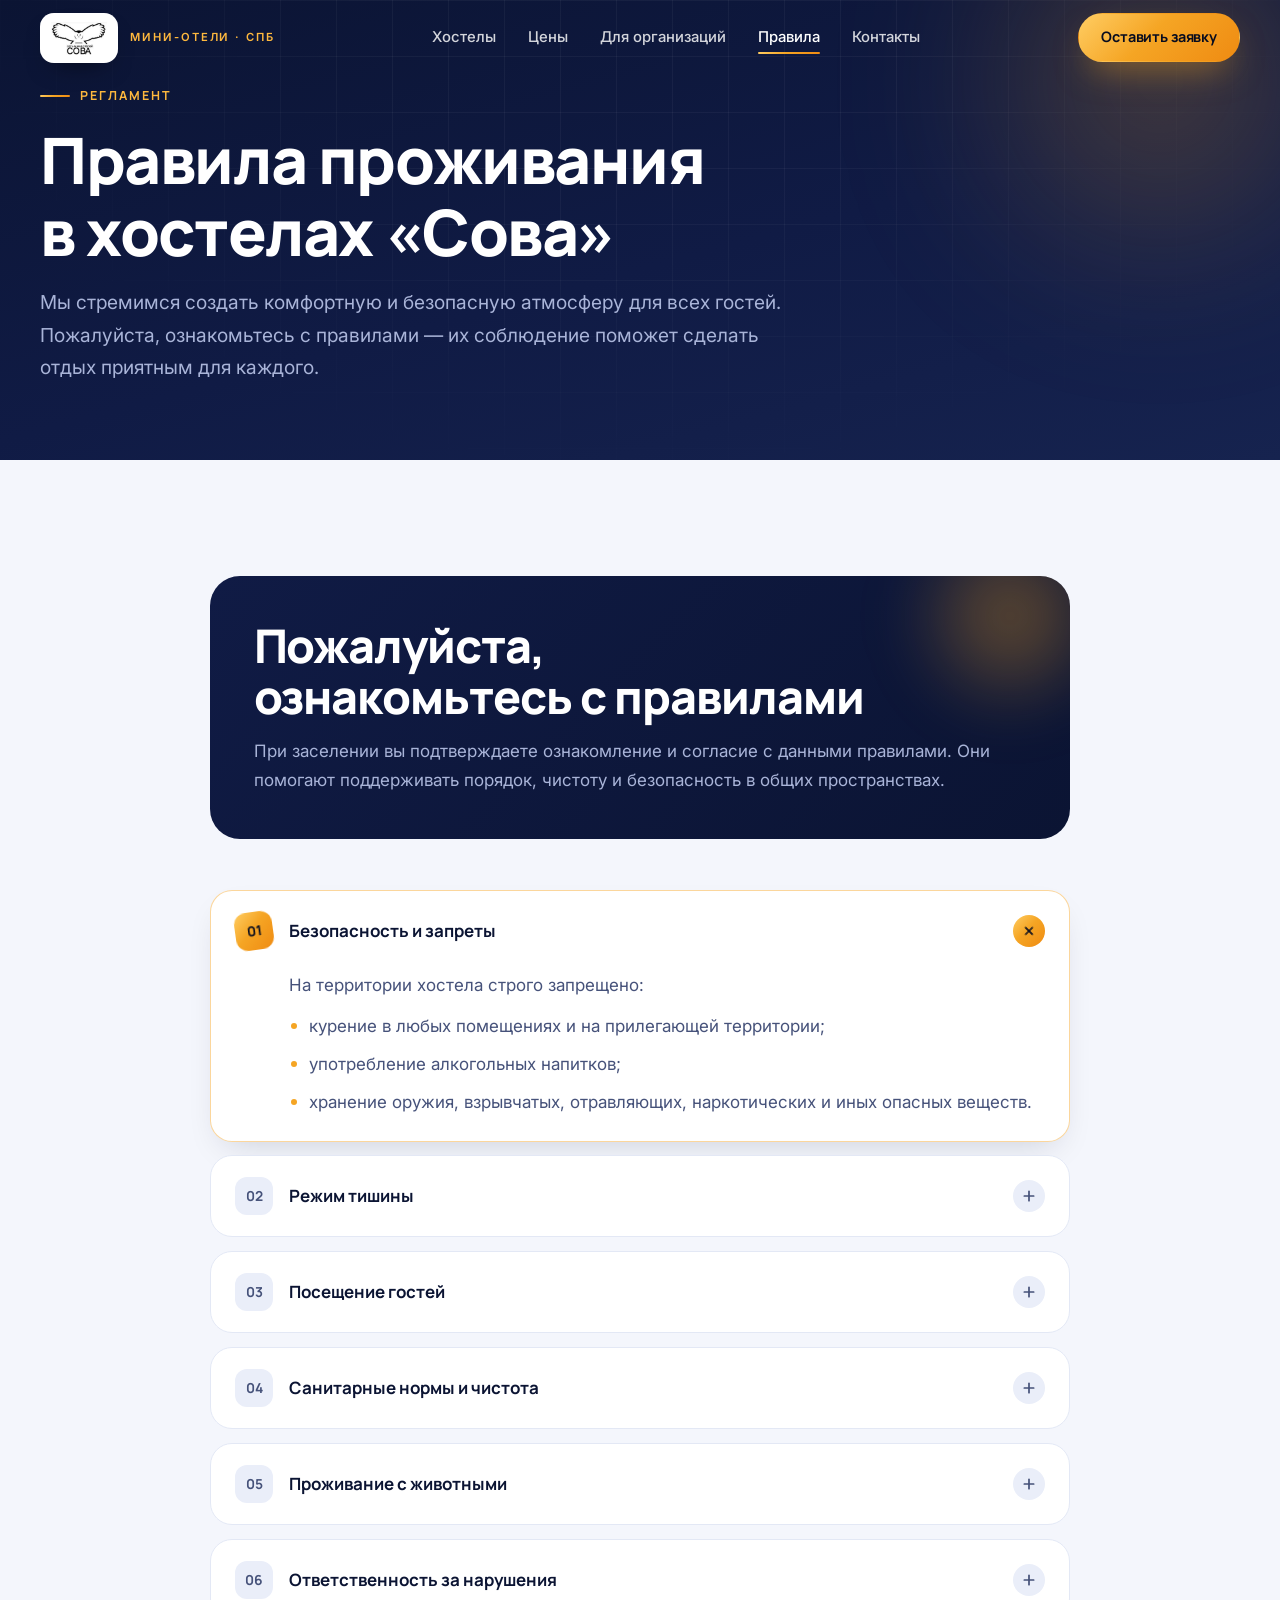
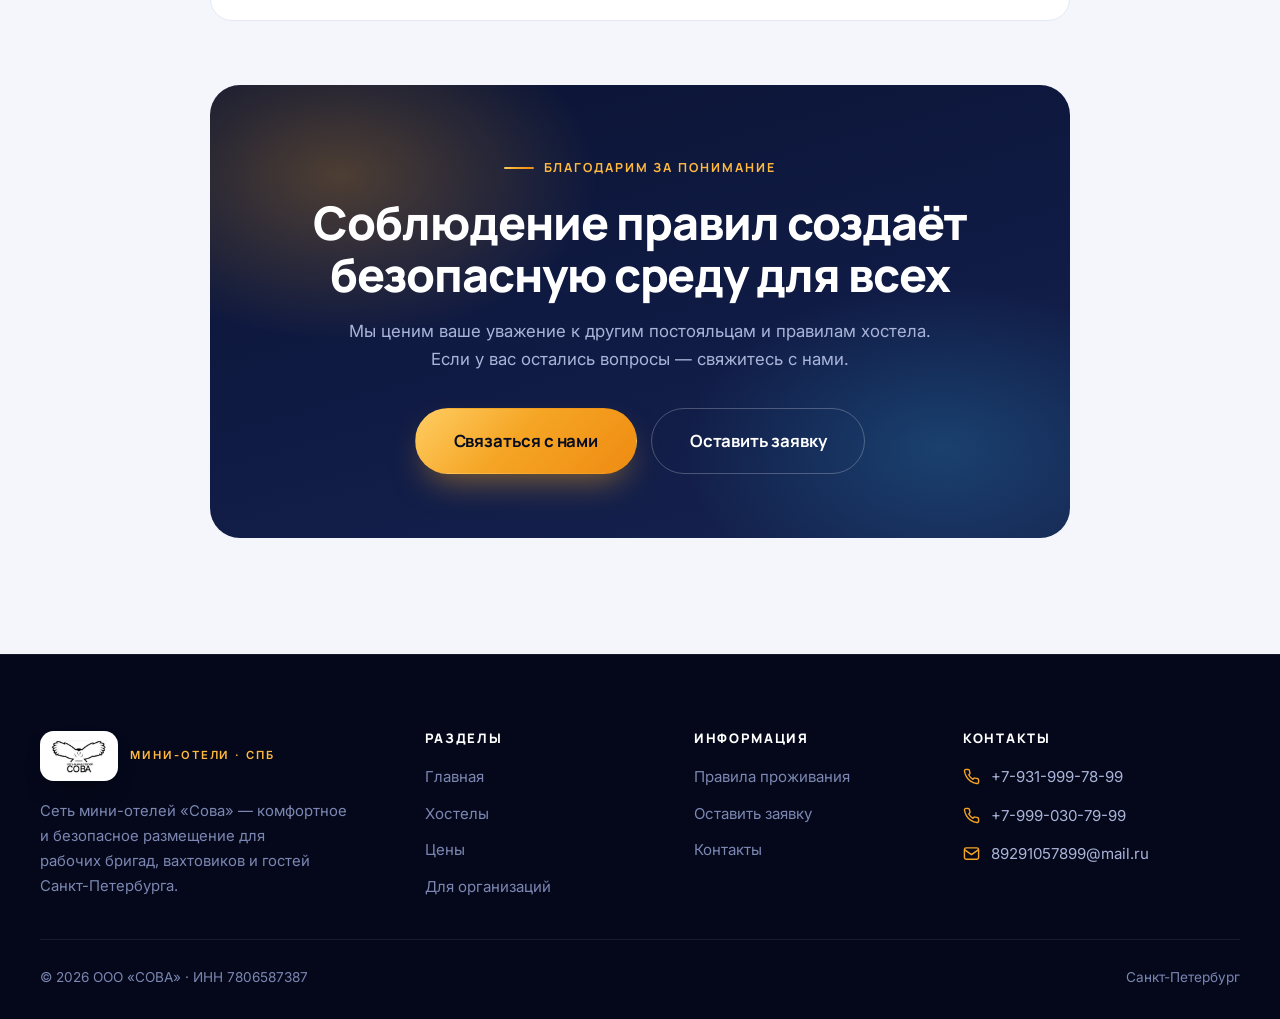
<file: rules.html>
<!DOCTYPE html>
<html lang="ru">
<head>
  <meta charset="UTF-8">
  <meta name="viewport" content="width=device-width, initial-scale=1">
  <title>Правила проживания в хостелах «Сова» — официальный сайт</title>
  <meta name="description" content="Правила проживания в сети хостелов «Сова»: режим тишины, запрет курения и алкоголя, посещение гостей, санитарные нормы и ответственность за нарушения.">
  <meta name="theme-color" content="#070c1f">
  <link rel="preconnect" href="https://fonts.googleapis.com">
  <link rel="preconnect" href="https://fonts.gstatic.com" crossorigin>
  <link href="https://fonts.googleapis.com/css2?family=Manrope:wght@500;600;700;800&family=Inter:wght@400;500;600;700&display=swap" rel="stylesheet">
  <link rel="stylesheet" href="css/style.css?v=20261009d">
  <link rel="icon" href="img/logo.jpg">
  <link rel="canonical" href="https://system785.github.io/sova-hostels/rules.html">
  <meta property="og:type" content="website">
  <meta property="og:site_name" content="СОВА">
  <meta property="og:locale" content="ru_RU">
  <meta property="og:title" content="Правила проживания в хостелах «Сова» — официальный сайт">
  <meta property="og:description" content="Правила проживания в сети хостелов «Сова»: режим тишины, запрет курения и алкоголя, посещение гостей, санитарные нормы и ответственность за нарушения.">
  <meta property="og:url" content="https://system785.github.io/sova-hostels/rules.html">
  <meta property="og:image" content="https://system785.github.io/sova-hostels/img/og-cover.jpg">
  <meta property="og:image:width" content="1200">
  <meta property="og:image:height" content="630">
  <meta property="og:image:alt" content="Правила проживания в хостелах «Сова»">
  <meta name="twitter:card" content="summary_large_image">
  <meta name="twitter:title" content="Правила проживания — хостелы «Сова»">
  <meta name="twitter:description" content="Режим тишины, запрет курения и алкоголя, посещение гостей и санитарные нормы.">
  <meta name="twitter:image" content="https://system785.github.io/sova-hostels/img/og-cover.jpg">
  <script type="application/ld+json">
  {
    "@context": "https://schema.org",
    "@type": "WebPage",
    "name": "Правила проживания в хостелах «Сова» — официальный сайт",
    "description": "Правила проживания в сети хостелов «Сова»: режим тишины, запрет курения и алкоголя, посещение гостей, санитарные нормы и ответственность за нарушения.",
    "url": "https://system785.github.io/sova-hostels/rules.html",
    "inLanguage": "ru-RU",
    "isPartOf": { "@type": "WebSite", "url": "https://system785.github.io/sova-hostels/", "name": "Хостелы и мини-отели «Сова» в Санкт-Петербурге" }
  }
  </script>
</head>
<body>

<a class="skip-link" href="#main">Перейти к содержанию</a>
<div class="progress-bar" aria-hidden="true"></div>

<header class="header">
  <div class="container">
    <div class="header-inner">
      <a class="brand" href="index.html" aria-label="СОВА — мини-отели · СПб, на главную">
        <span class="brand-mark">
          <img src="img/logo.jpg" alt="" width="178" height="120" decoding="async">
        </span>
        <span class="brand-text"><span class="brand-sub">мини-отели · СПб</span></span>
      </a>
      <nav class="nav" aria-label="Основная навигация">
        <a href="hostels.html">Хостелы</a>
        <a href="price.html">Цены</a>
        <a href="organization.html">Для организаций</a>
        <a href="rules.html" class="active">Правила</a>
        <a href="contacts.html">Контакты</a>
      </nav>
      <div class="header-cta">
        <a class="btn sm" href="request.html">Оставить заявку</a>
        <button class="burger" type="button" aria-label="Открыть меню" aria-expanded="false" aria-controls="drawer"><span></span><span></span><span></span></button>
      </div>
    </div>
  </div>
</header>

<nav class="drawer" id="drawer" aria-label="Мобильное меню">
  <a class="drawer-link" href="index.html">Главная</a>
  <a class="drawer-link" href="hostels.html">Хостелы</a>
  <a class="drawer-link" href="price.html">Цены</a>
  <a class="drawer-link" href="organization.html">Для организаций</a>
  <a class="drawer-link active" href="rules.html">Правила проживания</a>
  <a class="drawer-link" href="contacts.html">Контакты</a>
  <a class="btn" href="request.html">Оставить заявку</a>
  <div class="drawer-contacts"><a href="tel:+79319997899">+7-931-999-78-99</a><br><a href="mailto:89291057899@mail.ru">89291057899@mail.ru</a></div>
</nav>

<main id="main">

  <section class="section tight dark grid-texture">
    <span class="glow amber" style="width:420px;height:420px;top:-130px;right:-90px;" aria-hidden="true"></span>
    <div class="container">
      <span class="eyebrow reveal">Регламент</span>
      <h1 class="split reveal">Правила проживания |в хостелах «Сова»</h1>
      <p class="lead reveal" style="--d:180ms;max-width:760px;margin-top:18px">
        Мы стремимся создать комфортную и безопасную атмосферу для всех гостей.
        Пожалуйста, ознакомьтесь с правилами — их соблюдение поможет сделать отдых приятным для каждого.
      </p>
    </div>
  </section>

  <section class="section">
    <div class="container narrow">

      <div class="rules-intro reveal zoom">
        <h2>Пожалуйста, ознакомьтесь с правилами</h2>
        <p>При заселении вы подтверждаете ознакомление и согласие с данными правилами. Они помогают поддерживать порядок, чистоту и безопасность в общих пространствах.</p>
      </div>

      <div class="acc" data-stagger>

        <details class="acc-item reveal" open>
          <summary>
            <span class="acc-num">01</span>
            Безопасность и запреты
            <span class="acc-sign"><svg viewBox="0 0 24 24" fill="none" stroke="currentColor" stroke-width="2.6" stroke-linecap="round"><path d="M12 5v14M5 12h14"/></svg></span>
          </summary>
          <div class="acc-body">
            <p>На территории хостела строго запрещено:</p>
            <ul>
              <li>курение в любых помещениях и на прилегающей территории;</li>
              <li>употребление алкогольных напитков;</li>
              <li>хранение оружия, взрывчатых, отравляющих, наркотических и иных опасных веществ.</li>
            </ul>
          </div>
        </details>

        <details class="acc-item reveal">
          <summary>
            <span class="acc-num">02</span>
            Режим тишины
            <span class="acc-sign"><svg viewBox="0 0 24 24" fill="none" stroke="currentColor" stroke-width="2.6" stroke-linecap="round"><path d="M12 5v14M5 12h14"/></svg></span>
          </summary>
          <div class="acc-body">
            <p>Чтобы обеспечить полноценный отдых всем гостям, просим соблюдать режим тишины:</p>
            <ul>
              <li>с <b>23:00 до 09:00</b> — необходимо минимизировать шум: не включать громко музыку, избегать громких разговоров;</li>
              <li>в общих зонах соблюдайте спокойствие в любое время суток.</li>
            </ul>
          </div>
        </details>

        <details class="acc-item reveal">
          <summary>
            <span class="acc-num">03</span>
            Посещение гостей
            <span class="acc-sign"><svg viewBox="0 0 24 24" fill="none" stroke="currentColor" stroke-width="2.6" stroke-linecap="round"><path d="M12 5v14M5 12h14"/></svg></span>
          </summary>
          <div class="acc-body">
            <p>Для поддержания порядка и безопасности:</p>
            <ul>
              <li>приведение гостей после <b>23:00</b> не допускается;</li>
              <li>все посетители должны быть зарегистрированы на ресепшене в часы работы;</li>
              <li>максимальное время пребывания гостя — до <b>22:00</b>.</li>
            </ul>
          </div>
        </details>

        <details class="acc-item reveal">
          <summary>
            <span class="acc-num">04</span>
            Санитарные нормы и чистота
            <span class="acc-sign"><svg viewBox="0 0 24 24" fill="none" stroke="currentColor" stroke-width="2.6" stroke-linecap="round"><path d="M12 5v14M5 12h14"/></svg></span>
          </summary>
          <div class="acc-body">
            <p>Каждый гость обязан:</p>
            <ul>
              <li>поддерживать чистоту в номере и общих зонах;</li>
              <li>своевременно выносить мусор в отведённые контейнеры;</li>
              <li>бережно относиться к имуществу хостела.</li>
            </ul>
          </div>
        </details>

        <details class="acc-item reveal">
          <summary>
            <span class="acc-num">05</span>
            Проживание с животными
            <span class="acc-sign"><svg viewBox="0 0 24 24" fill="none" stroke="currentColor" stroke-width="2.6" stroke-linecap="round"><path d="M12 5v14M5 12h14"/></svg></span>
          </summary>
          <div class="acc-body">
            <p>К сожалению, проживание с домашними животными в наших хостелах <b>не предусмотрено</b>. Это правило помогает поддерживать чистоту и комфорт для всех гостей, в том числе тех, кто имеет аллергию.</p>
          </div>
        </details>

        <details class="acc-item reveal">
          <summary>
            <span class="acc-num">06</span>
            Ответственность за нарушения
            <span class="acc-sign"><svg viewBox="0 0 24 24" fill="none" stroke="currentColor" stroke-width="2.6" stroke-linecap="round"><path d="M12 5v14M5 12h14"/></svg></span>
          </summary>
          <div class="acc-body">
            <p>Несоблюдение правил может привести к:</p>
            <ul>
              <li>предупреждению от администрации;</li>
              <li>штрафным санкциям в соответствии с договором проживания;</li>
              <li>досрочному выселению без возврата оплаты за неиспользованные дни;</li>
              <li>в отдельных случаях — обращению в правоохранительные органы при грубых нарушениях, угрожающих безопасности других гостей.</li>
            </ul>
          </div>
        </details>

      </div>

      <!-- Благодарность -->
      <div class="cta-band reveal zoom" style="margin-top:clamp(40px,5vw,64px)">
        <span class="eyebrow center">Благодарим за понимание</span>
        <h2>Соблюдение правил создаёт безопасную среду для всех</h2>
        <p>Мы ценим ваше уважение к другим постояльцам и правилам хостела. Если у вас остались вопросы — свяжитесь с нами.</p>
        <div class="btn-row center">
          <a class="btn lg" href="contacts.html">Связаться с нами</a>
          <a class="btn lg ghost on-dark" href="request.html">Оставить заявку</a>
        </div>
      </div>

    </div>
  </section>

</main>

<footer class="footer">
  <div class="container">
    <div class="footer-grid">
      <div>
        <a class="brand" href="index.html" aria-label="СОВА — мини-отели · СПб, на главную">
          <span class="brand-mark">
            <img src="img/logo.jpg" alt="" width="178" height="120" decoding="async">
          </span>
          <span class="brand-text"><span class="brand-sub">мини-отели · СПб</span></span>
        </a>
        <p class="footer-about">Сеть мини-отелей «Сова» — комфортное и безопасное размещение для рабочих бригад, вахтовиков и гостей Санкт-Петербурга.</p>
      </div>
      <div>
        <h3>Разделы</h3>
        <div class="footer-links">
          <a href="index.html">Главная</a>
          <a href="hostels.html">Хостелы</a>
          <a href="price.html">Цены</a>
          <a href="organization.html">Для организаций</a>
        </div>
      </div>
      <div>
        <h3>Информация</h3>
        <div class="footer-links">
          <a href="rules.html">Правила проживания</a>
          <a href="request.html">Оставить заявку</a>
          <a href="contacts.html">Контакты</a>
        </div>
      </div>
      <div>
        <h3>Контакты</h3>
        <div class="footer-contact">
          <div class="fc-row">
            <svg viewBox="0 0 24 24" fill="none" stroke="currentColor" stroke-width="2" stroke-linecap="round" stroke-linejoin="round"><path d="M22 16.9v3a2 2 0 0 1-2.2 2 19.8 19.8 0 0 1-8.6-3.1 19.5 19.5 0 0 1-6-6A19.8 19.8 0 0 1 2.1 4.2 2 2 0 0 1 4.1 2h3a2 2 0 0 1 2 1.7c.1 1 .4 1.9.7 2.8a2 2 0 0 1-.5 2.1L8.1 9.9a16 16 0 0 0 6 6l1.3-1.3a2 2 0 0 1 2.1-.4c.9.3 1.8.6 2.8.7a2 2 0 0 1 1.7 2Z"/></svg>
            <a href="tel:+79319997899">+7-931-999-78-99</a>
          </div>
          <div class="fc-row">
            <svg viewBox="0 0 24 24" fill="none" stroke="currentColor" stroke-width="2" stroke-linecap="round" stroke-linejoin="round"><path d="M22 16.9v3a2 2 0 0 1-2.2 2 19.8 19.8 0 0 1-8.6-3.1 19.5 19.5 0 0 1-6-6A19.8 19.8 0 0 1 2.1 4.2 2 2 0 0 1 4.1 2h3a2 2 0 0 1 2 1.7c.1 1 .4 1.9.7 2.8a2 2 0 0 1-.5 2.1L8.1 9.9a16 16 0 0 0 6 6l1.3-1.3a2 2 0 0 1 2.1-.4c.9.3 1.8.6 2.8.7a2 2 0 0 1 1.7 2Z"/></svg>
            <a href="tel:+79990307999">+7-999-030-79-99</a>
          </div>
          <div class="fc-row">
            <svg viewBox="0 0 24 24" fill="none" stroke="currentColor" stroke-width="2" stroke-linecap="round" stroke-linejoin="round"><rect x="2" y="4" width="20" height="16" rx="2.5"/><path d="m2.5 7 9.5 6.5L21.5 7"/></svg>
            <a href="mailto:89291057899@mail.ru">89291057899@mail.ru</a>
          </div>
        </div>
      </div>
    </div>
    <div class="footer-bottom">
      <span>© <span data-year>2026</span> ООО «СОВА» · ИНН 7806587387</span>
      <span>Санкт-Петербург</span>
    </div>
  </div>
</footer>

<button class="to-top" type="button" aria-label="Наверх">
  <svg viewBox="0 0 24 24" fill="none" stroke="currentColor" stroke-width="2.4" stroke-linecap="round" stroke-linejoin="round"><path d="m6 15 6-6 6 6"/></svg>
</button>

<script src="js/main.js?v=20261009c"></script>
</body>
</html>
</file>
<file: css/style.css>
/* ==========================================================================
   СОВА — сеть мини-отелей · Современный редизайн
   Палитра: ночь (индига) + тёплый янтарь — в честь совы
   ========================================================================== */

/* ---------- 1. Токены ---------- */
:root {
  /* Ночь / основной тёмный */
  --night-950: #05081a;
  --night-900: #070c1f;
  --night-850: #0a1130;
  --night-800: #0b1433;
  --night-700: #101b45;
  --night-600: #16234f;
  --night-500: #1e2e63;

  /* Янтарь — акцент (глаза совы) */
  --amber-800: #96540a;
  --amber-700: #c9740a;
  --amber-600: #e8910f;
  --amber-500: #f5a524;
  --amber-400: #ffb93e;
  --amber-300: #ffcd63;

  /* Холодный вторичный (продолжаем синюю гамму бренда) */
  --sky-500: #2fa8e0;
  --sky-400: #57c1f2;

  /* Светлые поверхности */
  --bg: #f4f6fc;
  --bg-2: #eaeef9;
  --surface: #ffffff;
  --surface-2: #f8f9fe;
  --line: #e3e8f5;
  --line-strong: #d2d9ee;

  /* Текст */
  --ink: #0b1433;
  --ink-2: #46527a;
  --ink-3: #7c87ac;
  --on-dark: #eef2ff;
  --on-dark-2: #a9b4d8;
  --on-dark-3: #7b87b2;

  /* Градиенты */
  --grad-amber: linear-gradient(135deg, #ffcd63 0%, #f5a524 45%, #ef8b12 100%);
  --grad-night: linear-gradient(165deg, #0b1433 0%, #101b45 55%, #16234f 100%);
  --grad-sky: linear-gradient(135deg, #57c1f2, #2fa8e0);
  --grad-ink: linear-gradient(135deg, #101b45, #0b1433);

  /* Тени */
  --sh-sm: 0 2px 8px -2px rgba(11, 20, 51, .08);
  --sh-md: 0 14px 34px -14px rgba(11, 20, 51, .18);
  --sh-lg: 0 32px 64px -28px rgba(11, 20, 51, .32);
  --sh-amber: 0 16px 34px -12px rgba(245, 165, 36, .55);
  --sh-dark: 0 30px 70px -30px rgba(0, 0, 0, .75);

  /* Форма */
  --r-sm: 12px;
  --r-md: 16px;
  --r-lg: 22px;
  --r-xl: 30px;
  --r-pill: 999px;

  /* Кинематографичная кривая */
  --ease: cubic-bezier(.16, 1, .3, 1);
  --ease-back: cubic-bezier(.34, 1.56, .64, 1);

  --container: 1200px;
  --header-h: 76px;

  --font-display: "Manrope", "Segoe UI", system-ui, sans-serif;
  --font-body: "Inter", "Segoe UI", system-ui, -apple-system, sans-serif;
}

/* ---------- 2. Сброс и база ---------- */
*,
*::before,
*::after { box-sizing: border-box; }

* { margin: 0; }

html {
  -webkit-text-size-adjust: 100%;
  scroll-behavior: smooth;
  scroll-padding-top: calc(var(--header-h) + 16px);
  overflow-x: hidden;
}

body {
  font-family: var(--font-body);
  font-size: 17px;
  line-height: 1.7;
  color: var(--ink);
  background: var(--bg);
  -webkit-font-smoothing: antialiased;
  -moz-osx-font-smoothing: grayscale;
  overflow-x: hidden;
  animation: pageIn .7s var(--ease) both;
}

@keyframes pageIn {
  from { opacity: 0; transform: translateY(10px); }
  to   { opacity: 1; transform: none; }
}

img, svg, picture, video { display: block; max-width: 100%; }

a { color: inherit; text-decoration: none; }

button, input, select, textarea { font: inherit; color: inherit; }

ul, ol { padding: 0; list-style: none; }

::selection { background: var(--amber-400); color: var(--night-900); }

/* Аккуратный скроллбар */
::-webkit-scrollbar { width: 11px; height: 11px; }
::-webkit-scrollbar-track { background: var(--bg-2); }
::-webkit-scrollbar-thumb {
  background: linear-gradient(var(--night-600), var(--night-800));
  border-radius: 99px;
  border: 3px solid var(--bg-2);
}
::-webkit-scrollbar-thumb:hover { background: var(--amber-500); }

/* ---------- 3. Типографика ---------- */
h1, h2, h3, h4, h5 {
  font-family: var(--font-display);
  font-weight: 800;
  line-height: 1.12;
  letter-spacing: -.022em;
  color: var(--ink);
  text-wrap: balance;
}

h1 { font-size: clamp(2.15rem, 5.4vw, 4rem); }
h2 { font-size: clamp(1.75rem, 3.9vw, 2.9rem); }
h3 { font-size: clamp(1.2rem, 2.2vw, 1.5rem); }
h4 { font-size: 1.1rem; }

p { text-wrap: pretty; }

strong { font-weight: 700; color: var(--ink); }

.eyebrow {
  display: inline-flex;
  align-items: center;
  gap: 10px;
  font-family: var(--font-display);
  font-size: .78rem;
  font-weight: 700;
  letter-spacing: .16em;
  text-transform: uppercase;
  color: var(--amber-800);
  margin-bottom: 18px;
}
.eyebrow::before {
  content: "";
  width: 30px;
  height: 2px;
  background: var(--grad-amber);
  border-radius: 2px;
}
.eyebrow.center { justify-content: center; }

.accent { color: var(--amber-500); }
.lead {
  font-size: clamp(1.02rem, 1.5vw, 1.2rem);
  line-height: 1.7;
  color: var(--ink-2);
}

.section-title { margin-bottom: 18px; }
.section-head { max-width: 780px; margin-bottom: clamp(38px, 5vw, 62px); }
.section-head.center { margin-inline: auto; text-align: center; }
.section-head.center .lead { margin-inline: auto; }

/* ---------- 4. Раскладка ---------- */
.container {
  width: min(var(--container), 100% - 44px);
  margin-inline: auto;
}
.container.narrow { width: min(860px, 100% - 44px); }

.section { padding: clamp(68px, 9vw, 128px) 0; position: relative; }
.section.tight { padding: clamp(50px, 6vw, 84px) 0; }

.dark {
  background: var(--grad-night);
  color: var(--on-dark-2);
}
.dark h1, .dark h2, .dark h3, .dark h4, .dark strong { color: #fff; }
.dark .lead { color: var(--on-dark-2); }
.dark .eyebrow { color: var(--amber-400); }

.alt { background: var(--surface); }

/* Декоративные «совиные» глаза / свечения */
.glow {
  position: absolute;
  border-radius: 50%;
  filter: blur(90px);
  opacity: .5;
  pointer-events: none;
  z-index: 0;
}
.glow.amber { background: radial-gradient(circle, rgba(245,165,36,.75), transparent 68%); }
.glow.sky   { background: radial-gradient(circle, rgba(47,168,224,.6), transparent 68%); }

.section > .container { position: relative; z-index: 1; }

/* Тонкая сетка-текстура */
.grid-texture::before {
  content: "";
  position: absolute;
  inset: 0;
  background-image:
    linear-gradient(rgba(255,255,255,.045) 1px, transparent 1px),
    linear-gradient(90deg, rgba(255,255,255,.045) 1px, transparent 1px);
  background-size: 56px 56px;
  mask-image: radial-gradient(ellipse at 50% 0%, #000 30%, transparent 78%);
  pointer-events: none;
}

/* ---------- 5. Кнопки ---------- */
.btn {
  --btn-bg: var(--grad-amber);
  display: inline-flex;
  align-items: center;
  justify-content: center;
  gap: 10px;
  padding: 15px 30px;
  border: 1px solid transparent;
  border-radius: var(--r-pill);
  background: var(--btn-bg);
  color: var(--night-900);
  font-family: var(--font-display);
  font-weight: 700;
  font-size: .98rem;
  letter-spacing: -.01em;
  cursor: pointer;
  position: relative;
  overflow: hidden;
  isolation: isolate;
  transition: transform .45s var(--ease), box-shadow .45s var(--ease), background .4s var(--ease), color .3s;
  box-shadow: var(--sh-amber);
}
.btn svg { width: 18px; height: 18px; flex: none; }
.btn::after {
  content: "";
  position: absolute;
  inset: 0;
  z-index: -1;
  background: linear-gradient(120deg, transparent 25%, rgba(255,255,255,.55) 50%, transparent 75%);
  transform: translateX(-120%);
  transition: transform .8s var(--ease);
}
.btn:hover { transform: translateY(-3px); box-shadow: 0 22px 40px -14px rgba(245,165,36,.7); }
.btn:hover::after { transform: translateX(120%); }
.btn:active { transform: translateY(-1px) scale(.985); }

.btn.ghost {
  --btn-bg: transparent;
  color: var(--ink);
  border-color: var(--line-strong);
  box-shadow: none;
  background: transparent;
}
.btn.ghost:hover {
  border-color: var(--amber-500);
  color: var(--amber-700);
  box-shadow: 0 12px 26px -14px rgba(245,165,36,.6);
  background: rgba(245,165,36,.07);
}

.dark .btn.ghost,
.btn.ghost.on-dark {
  color: #fff;
  border-color: rgba(255,255,255,.24);
}
.dark .btn.ghost:hover,
.btn.ghost.on-dark:hover {
  background: rgba(255,255,255,.09);
  border-color: var(--amber-400);
  color: var(--amber-300);
}

.btn.dark-btn {
  --btn-bg: var(--grad-ink);
  color: #fff;
  box-shadow: 0 16px 34px -16px rgba(11,20,51,.7);
}
.btn.dark-btn:hover { box-shadow: 0 22px 44px -18px rgba(11,20,51,.8); }

.btn.sm { padding: 11px 22px; font-size: .9rem; }
.btn.lg { padding: 18px 38px; font-size: 1.05rem; }
.btn.block { width: 100%; }

.btn-row {
  display: flex;
  flex-wrap: wrap;
  gap: 14px;
  margin-top: 34px;
}
.btn-row.center { justify-content: center; }

/* Ссылка-стрелка */
.link-arrow {
  display: inline-flex;
  align-items: center;
  gap: 8px;
  font-family: var(--font-display);
  font-weight: 700;
  font-size: .95rem;
  color: var(--amber-600);
  transition: gap .35s var(--ease), color .3s;
}
.link-arrow svg { width: 17px; height: 17px; transition: transform .35s var(--ease); }
.link-arrow:hover { gap: 13px; color: var(--amber-500); }
.link-arrow:hover svg { transform: translateX(3px); }

/* ---------- 6. Шапка ---------- */
.progress-bar {
  position: fixed;
  top: 0; left: 0;
  height: 3px;
  width: 100%;
  transform-origin: 0 50%;
  transform: scaleX(0);
  background: var(--grad-amber);
  z-index: 200;
  box-shadow: 0 0 12px rgba(245,165,36,.7);
}

.header {
  position: fixed;
  top: 0; left: 0; right: 0;
  z-index: 150;
  height: var(--header-h);
  display: flex;
  align-items: center;
  transition: background .45s var(--ease), box-shadow .45s var(--ease), height .45s var(--ease), border-color .45s;
  border-bottom: 1px solid transparent;
}
.header::before {
  content: "";
  position: absolute;
  inset: 0;
  background: rgba(7, 12, 31, .72);
  backdrop-filter: blur(16px) saturate(150%);
  -webkit-backdrop-filter: blur(16px) saturate(150%);
  opacity: 0;
  transition: opacity .45s var(--ease);
}
.header.solid { border-bottom-color: rgba(255,255,255,.08); box-shadow: 0 12px 40px -24px rgba(0,0,0,.9); }
.header.solid::before { opacity: 1; }
.header > .container { position: relative; z-index: 2; }

.header-inner {
  display: flex;
  align-items: center;
  justify-content: space-between;
  gap: 20px;
}

.brand {
  display: inline-flex;
  align-items: center;
  gap: 12px;
  flex: none;
}
.brand-mark {
  height: 50px;
  padding: 6px 11px;
  border-radius: 14px;
  background: #fff;
  display: grid;
  place-items: center;
  box-shadow: 0 12px 26px -14px rgba(0,0,0,.65), 0 0 0 1px rgba(255,255,255,.28) inset;
  transition: transform .5s var(--ease-back);
}
.brand:hover .brand-mark { transform: translateY(-1px) scale(1.05); }
.brand-mark img { height: 38px; width: auto; display: block; }
.brand-text { display: flex; flex-direction: column; line-height: 1.05; }
.brand-sub {
  font-size: .7rem;
  letter-spacing: .17em;
  text-transform: uppercase;
  color: var(--amber-400);
  font-weight: 600;
}

.nav { display: flex; align-items: center; gap: 4px; }
.nav a {
  position: relative;
  padding: 9px 14px;
  border-radius: var(--r-pill);
  font-size: .93rem;
  font-weight: 500;
  color: rgba(255,255,255,.82);
  transition: color .3s, background .3s;
  white-space: nowrap;
}
.nav a::after {
  content: "";
  position: absolute;
  left: 14px; right: 14px; bottom: 5px;
  height: 2px;
  background: var(--grad-amber);
  border-radius: 2px;
  transform: scaleX(0);
  transform-origin: left;
  transition: transform .4s var(--ease);
}
.nav a:hover { color: #fff; }
.nav a:hover::after { transform: scaleX(1); }
.nav a.active { color: #fff; }
.nav a.active::after { transform: scaleX(1); }

.header-cta { display: flex; align-items: center; gap: 12px; }

.burger {
  display: none;
  width: 46px; height: 46px;
  border: 1px solid rgba(255,255,255,.2);
  border-radius: 13px;
  background: rgba(255,255,255,.06);
  cursor: pointer;
  place-items: center;
  transition: background .3s, border-color .3s;
}
.burger:hover { background: rgba(255,255,255,.14); }
.burger span {
  display: block;
  width: 20px; height: 2px;
  background: #fff;
  border-radius: 2px;
  transition: transform .4s var(--ease), opacity .3s;
}
.burger span + span { margin-top: 5px; }
.burger.open span:nth-child(1) { transform: translateY(7px) rotate(45deg); }
.burger.open span:nth-child(2) { opacity: 0; }
.burger.open span:nth-child(3) { transform: translateY(-7px) rotate(-45deg); }

/* Мобильное меню */
.drawer {
  position: fixed;
  inset: 0;
  z-index: 140;
  background: var(--grad-night);
  padding: calc(var(--header-h) + 26px) 24px 40px;
  display: flex;
  flex-direction: column;
  gap: 6px;
  overflow-y: auto;
  clip-path: circle(0% at calc(100% - 46px) 40px);
  transition: clip-path .7s var(--ease);
  visibility: hidden;
}
.drawer.open { clip-path: circle(150% at calc(100% - 46px) 40px); visibility: visible; }
.drawer a.drawer-link {
  font-family: var(--font-display);
  font-weight: 700;
  font-size: 1.42rem;
  color: #fff;
  padding: 15px 6px;
  border-bottom: 1px solid rgba(255,255,255,.08);
  opacity: 0;
  transform: translateX(-24px);
  transition: opacity .5s var(--ease), transform .5s var(--ease), color .3s, padding-left .35s var(--ease);
}
.drawer.open a.drawer-link { opacity: 1; transform: none; }
.drawer a.drawer-link:hover { color: var(--amber-400); padding-left: 14px; }
.drawer a.drawer-link.active { color: var(--amber-400); }
.drawer .btn { margin-top: 26px; }
.drawer-contacts {
  margin-top: auto;
  padding-top: 30px;
  color: var(--on-dark-3);
  font-size: .92rem;
}
.drawer-contacts a { color: var(--amber-400); font-weight: 600; }

/* ---------- 7. Герой ---------- */
.hero {
  position: relative;
  min-height: 100svh;
  display: flex;
  align-items: center;
  padding: calc(var(--header-h) + 60px) 0 90px;
  background: var(--grad-night);
  overflow: hidden;
  isolation: isolate;
}
.hero-bg {
  position: absolute;
  inset: 0;
  z-index: -2;
  background-size: cover;
  background-position: center;
  opacity: .16;
  transform: scale(1.08);
  will-change: transform;
}
.hero::before {
  content: "";
  position: absolute;
  inset: 0;
  z-index: -1;
  background:
    radial-gradient(ellipse 60% 50% at 78% 18%, rgba(245,165,36,.24), transparent 60%),
    radial-gradient(ellipse 55% 45% at 12% 82%, rgba(47,168,224,.2), transparent 62%),
    linear-gradient(180deg, rgba(7,12,31,.4), rgba(7,12,31,.9));
}

/* «Глаза совы» — две светящиеся точки */
.hero-eyes {
  position: absolute;
  top: 20%; right: 8%;
  display: flex;
  gap: 46px;
  z-index: 0;
  pointer-events: none;
}
.hero-eyes i {
  width: 12px; height: 12px;
  border-radius: 50%;
  background: var(--amber-400);
  box-shadow: 0 0 24px 6px rgba(255,185,62,.75);
  animation: blink 5.5s infinite;
}
.hero-eyes i:nth-child(2) { animation-delay: .12s; }
@keyframes blink {
  0%, 92%, 100% { transform: scaleY(1); opacity: 1; }
  95% { transform: scaleY(.08); opacity: .35; }
}

.hero-inner {
  display: grid;
  grid-template-columns: 1.15fr .85fr;
  gap: clamp(36px, 5vw, 70px);
  align-items: center;
  position: relative;
  z-index: 2;
}

.hero-badge {
  display: inline-flex;
  align-items: center;
  gap: 10px;
  padding: 8px 16px 8px 10px;
  border-radius: var(--r-pill);
  background: rgba(255,255,255,.07);
  border: 1px solid rgba(255,255,255,.14);
  backdrop-filter: blur(10px);
  font-size: .84rem;
  font-weight: 600;
  color: var(--on-dark);
  margin-bottom: 26px;
}
.hero-badge .dot {
  width: 8px; height: 8px;
  border-radius: 50%;
  background: #3ddc84;
  box-shadow: 0 0 0 4px rgba(61,220,132,.22);
  animation: pulse 2s infinite;
}
@keyframes pulse {
  0%, 100% { box-shadow: 0 0 0 4px rgba(61,220,132,.22); }
  50% { box-shadow: 0 0 0 9px rgba(61,220,132,0); }
}

.hero h1 { color: #fff; margin-bottom: 22px; }
.hero h1 .line { display: block; }
.hero h1 .amber-word {
  color: var(--amber-400);
  position: relative;
  display: inline-block;
}
.hero h1 .amber-word::after {
  content: "";
  position: absolute;
  left: 0; bottom: .06em;
  width: 100%; height: .14em;
  background: var(--grad-amber);
  border-radius: 4px;
  transform: scaleX(0);
  transform-origin: left;
  animation: underline 1.1s .7s var(--ease) forwards;
}
@keyframes underline { to { transform: scaleX(1); } }

.hero-lead {
  font-size: clamp(1.03rem, 1.6vw, 1.2rem);
  color: var(--on-dark-2);
  max-width: 560px;
  line-height: 1.72;
}

/* Карточка-плашка со статистикой */
.hero-card {
  background: rgba(255,255,255,.055);
  border: 1px solid rgba(255,255,255,.12);
  backdrop-filter: blur(20px) saturate(140%);
  border-radius: var(--r-xl);
  padding: clamp(24px, 3vw, 34px);
  box-shadow: var(--sh-dark);
  position: relative;
  overflow: hidden;
}
.hero-card::before {
  content: "";
  position: absolute;
  top: -60%; right: -30%;
  width: 220px; height: 220px;
  background: radial-gradient(circle, rgba(245,165,36,.4), transparent 70%);
  filter: blur(30px);
}
.hero-card h2 { color: #fff; font-size: 1.05rem; margin-bottom: 20px; letter-spacing: 0; }
.stat-list { display: grid; gap: 16px; position: relative; }
.stat {
  display: flex;
  align-items: center;
  gap: 15px;
  padding: 14px 16px;
  border-radius: var(--r-md);
  background: rgba(255,255,255,.05);
  border: 1px solid rgba(255,255,255,.07);
  transition: transform .4s var(--ease), background .4s, border-color .4s;
}
.stat:hover { transform: translateX(6px); background: rgba(255,255,255,.1); border-color: rgba(245,165,36,.35); }
.stat-icon {
  width: 44px; height: 44px;
  flex: none;
  border-radius: 13px;
  display: grid;
  place-items: center;
  background: rgba(245,165,36,.16);
  color: var(--amber-400);
}
.stat-icon svg { width: 22px; height: 22px; }
.stat-num {
  font-family: var(--font-display);
  font-weight: 800;
  font-size: 1.5rem;
  color: #fff;
  line-height: 1.1;
}
.stat-label { font-size: .82rem; color: var(--on-dark-3); }

.scroll-hint {
  position: absolute;
  left: 50%; bottom: 26px;
  transform: translateX(-50%);
  z-index: 3;
  display: flex;
  flex-direction: column;
  align-items: center;
  gap: 9px;
  color: var(--on-dark-3);
  font-size: .72rem;
  letter-spacing: .18em;
  text-transform: uppercase;
}
.scroll-hint .mouse {
  width: 24px; height: 38px;
  border: 1.5px solid rgba(255,255,255,.35);
  border-radius: 14px;
  position: relative;
}
.scroll-hint .mouse::after {
  content: "";
  position: absolute;
  top: 7px; left: 50%;
  width: 3px; height: 7px;
  margin-left: -1.5px;
  background: var(--amber-400);
  border-radius: 3px;
  animation: wheel 1.8s infinite;
}
@keyframes wheel {
  0% { opacity: 0; transform: translateY(0); }
  40% { opacity: 1; }
  100% { opacity: 0; transform: translateY(13px); }
}

/* ---------- 8. Лента-бегущая строка ---------- */
.marquee {
  background: var(--grad-ink);
  padding: 20px 0;
  overflow: hidden;
  border-block: 1px solid rgba(255,255,255,.07);
}
.marquee-track {
  display: flex;
  gap: 44px;
  width: max-content;
  animation: slide 34s linear infinite;
}
.marquee:hover .marquee-track { animation-play-state: paused; }
.marquee-item {
  display: flex;
  align-items: center;
  gap: 13px;
  font-family: var(--font-display);
  font-weight: 700;
  font-size: .97rem;
  color: rgba(255,255,255,.72);
  white-space: nowrap;
}
.marquee-item svg { width: 19px; height: 19px; color: var(--amber-400); flex: none; }
@keyframes slide { to { transform: translateX(-50%); } }

/* ---------- 9. Карточки и сетки ---------- */
.grid { display: grid; gap: 22px; }
.grid-2 { grid-template-columns: repeat(2, 1fr); }
.grid-3 { grid-template-columns: repeat(3, 1fr); }
.grid-4 { grid-template-columns: repeat(4, 1fr); }

.card {
  background: var(--surface);
  border: 1px solid var(--line);
  border-radius: var(--r-lg);
  padding: clamp(24px, 2.6vw, 34px);
  position: relative;
  overflow: hidden;
  transition: transform .5s var(--ease), box-shadow .5s var(--ease), border-color .5s;
}
.card::after {
  content: "";
  position: absolute;
  top: 0; left: 0; right: 0;
  height: 3px;
  background: var(--grad-amber);
  transform: scaleX(0);
  transform-origin: left;
  transition: transform .55s var(--ease);
}
.card:hover {
  transform: translateY(-8px);
  box-shadow: var(--sh-lg);
  border-color: transparent;
}
.card:hover::after { transform: scaleX(1); }

.card .icon {
  width: 56px; height: 56px;
  border-radius: 17px;
  display: grid;
  place-items: center;
  background: linear-gradient(135deg, rgba(245,165,36,.16), rgba(245,165,36,.06));
  color: var(--amber-600);
  margin-bottom: 20px;
  transition: transform .5s var(--ease-back), background .4s, color .4s;
}
.card .icon svg { width: 27px; height: 27px; }
.card:hover .icon { transform: rotate(-7deg) scale(1.08); background: var(--grad-amber); color: var(--night-900); }

.card h3 { margin-bottom: 10px; font-size: 1.16rem; }
.card p { color: var(--ink-2); font-size: .97rem; line-height: 1.65; }

.card .num-index {
  position: absolute;
  top: 18px; right: 24px;
  font-family: var(--font-display);
  font-weight: 800;
  font-size: 2.6rem;
  color: var(--bg-2);
  line-height: 1;
  transition: color .45s;
  z-index: 0;
}
.card:hover .num-index { color: rgba(245,165,36,.16); }
.card > * { position: relative; z-index: 1; }

/* Тёмные карточки */
.dark .card {
  background: rgba(255,255,255,.045);
  border-color: rgba(255,255,255,.1);
}
.dark .card p { color: var(--on-dark-2); }
.dark .card .num-index { color: rgba(255,255,255,.07); }
.dark .card:hover { background: rgba(255,255,255,.075); box-shadow: var(--sh-dark); }
.dark .card:hover .num-index { color: rgba(245,165,36,.22); }

/* ---------- 10. Списки-преимущества ---------- */
.feature-list { display: grid; gap: 16px; }
.feature {
  display: flex;
  gap: 18px;
  align-items: flex-start;
  padding: 20px 22px;
  background: var(--surface);
  border: 1px solid var(--line);
  border-radius: var(--r-lg);
  transition: transform .45s var(--ease), box-shadow .45s var(--ease), border-color .45s;
}
.feature:hover {
  transform: translateX(8px);
  box-shadow: var(--sh-md);
  border-color: rgba(245,165,36,.5);
}
.feature-icon {
  width: 46px; height: 46px;
  flex: none;
  border-radius: 14px;
  display: grid;
  place-items: center;
  background: var(--grad-amber);
  color: var(--night-900);
  box-shadow: 0 8px 18px -8px rgba(245,165,36,.7);
}
.feature-icon svg { width: 23px; height: 23px; }
.feature h3 { margin-bottom: 5px; font-size: 1.04rem; }
.feature p { color: var(--ink-2); font-size: .95rem; line-height: 1.6; }

.dark .feature { background: rgba(255,255,255,.05); border-color: rgba(255,255,255,.1); }
.dark .feature p { color: var(--on-dark-2); }
.dark .feature:hover { background: rgba(255,255,255,.09); }

/* Галочка-список */
.check-list { display: grid; gap: 13px; }
.check-list li {
  display: flex;
  gap: 13px;
  align-items: flex-start;
  color: var(--ink-2);
  line-height: 1.6;
}
.check-list li::before {
  content: "";
  flex: none;
  width: 22px; height: 22px;
  margin-top: 3px;
  border-radius: 50%;
  background: var(--grad-amber) url("data:image/svg+xml,%3Csvg xmlns='http://www.w3.org/2000/svg' viewBox='0 0 24 24' fill='none' stroke='%23070c1f' stroke-width='3.4' stroke-linecap='round' stroke-linejoin='round'%3E%3Cpolyline points='20 6 9 17 4 12'/%3E%3C/svg%3E") center/13px no-repeat;
}
.dark .check-list li { color: var(--on-dark-2); }

/* Точки-список */
.dot-list { display: grid; gap: 11px; }
.dot-list li {
  position: relative;
  padding-left: 24px;
  color: var(--ink-2);
}
.dot-list li::before {
  content: "";
  position: absolute;
  left: 4px; top: .68em;
  width: 7px; height: 7px;
  border-radius: 50%;
  background: var(--amber-500);
  box-shadow: 0 0 0 4px rgba(245,165,36,.18);
}
.dark .dot-list li { color: var(--on-dark-2); }

/* ---------- 11. Шаги / процесс ---------- */
.steps { display: grid; gap: 20px; counter-reset: step; }
.step {
  position: relative;
  padding: 26px 26px 26px 84px;
  background: var(--surface);
  border: 1px solid var(--line);
  border-radius: var(--r-lg);
  transition: transform .45s var(--ease), box-shadow .45s var(--ease), border-color .45s;
}
.step::before {
  counter-increment: step;
  content: counter(step, decimal-leading-zero);
  position: absolute;
  left: 24px; top: 24px;
  width: 44px; height: 44px;
  border-radius: 14px;
  display: grid;
  place-items: center;
  background: var(--grad-amber);
  color: var(--night-900);
  font-family: var(--font-display);
  font-weight: 800;
  font-size: .96rem;
  box-shadow: 0 8px 18px -8px rgba(245,165,36,.7);
}
.step:hover {
  transform: translateY(-5px);
  box-shadow: var(--sh-md);
  border-color: rgba(245,165,36,.5);
}
.step h3 { margin-bottom: 7px; font-size: 1.1rem; }
.step p { color: var(--ink-2); font-size: .95rem; line-height: 1.6; }

.dark .step { background: rgba(255,255,255,.05); border-color: rgba(255,255,255,.1); }
.dark .step p { color: var(--on-dark-2); }

/* Соединённые шаги (горизонтальные) */
.steps-flow {
  display: grid;
  grid-template-columns: repeat(4, 1fr);
  gap: 18px;
  position: relative;
}
.steps-flow .step { padding: 66px 22px 24px; text-align: left; }
.steps-flow .step::before { left: 22px; top: 20px; }

/* ---------- 12. Цены ---------- */
.price-grid { display: grid; grid-template-columns: repeat(2, 1fr); gap: 26px; align-items: start; }

.price-card {
  background: var(--surface);
  border: 1px solid var(--line);
  border-radius: var(--r-xl);
  overflow: hidden;
  box-shadow: var(--sh-sm);
  transition: transform .5s var(--ease), box-shadow .5s var(--ease);
  position: relative;
}
.price-card:hover { transform: translateY(-7px); box-shadow: var(--sh-lg); }
.price-card.featured { border-color: rgba(245,165,36,.55); }

.price-head {
  background: var(--grad-ink);
  color: #fff;
  padding: 26px 28px;
  position: relative;
  overflow: hidden;
}
.price-head::after {
  content: "";
  position: absolute;
  top: -50px; right: -50px;
  width: 150px; height: 150px;
  background: radial-gradient(circle, rgba(245,165,36,.45), transparent 70%);
  filter: blur(20px);
}
.price-head h2 { color: #fff; font-size: 1.24rem; margin-bottom: 6px; }
.price-head .metro {
  display: inline-flex;
  align-items: center;
  gap: 8px;
  font-size: .87rem;
  color: rgba(255,255,255,.78);
  position: relative; z-index: 1;
}
.metro-dot {
  width: 11px; height: 11px;
  border-radius: 50%;
  flex: none;
  box-shadow: 0 0 0 3px rgba(255,255,255,.16);
}
.metro-dot.red { background: #e23b3b; }
.metro-dot.green { background: #37b34a; }

.price-body { padding: 10px 12px 18px; }
.price-row {
  display: flex;
  align-items: center;
  justify-content: space-between;
  gap: 16px;
  padding: 17px 16px;
  border-bottom: 1px dashed var(--line);
  border-radius: var(--r-sm);
  transition: background .35s, transform .35s var(--ease);
}
.price-row:last-child { border-bottom: 0; }
.price-row:hover { background: rgba(245,165,36,.07); transform: translateX(4px); }
.price-row .pl { display: flex; flex-direction: column; }
.price-row .pl b { font-family: var(--font-display); font-weight: 700; font-size: .99rem; color: var(--ink); }
.price-row .pl span { font-size: .83rem; color: var(--ink-2); }
.price-row .pv {
  font-family: var(--font-display);
  font-weight: 800;
  font-size: 1.3rem;
  color: var(--amber-700);
  white-space: nowrap;
}
.price-row .pv small { font-size: .78rem; font-weight: 600; color: var(--ink-2); }
.price-row.hot { background: linear-gradient(90deg, rgba(245,165,36,.14), rgba(245,165,36,.03)); }
.price-row.hot .pv { color: var(--amber-700); }

.price-tag {
  position: absolute;
  top: 14px; right: 14px;
  z-index: 3;
  background: var(--grad-amber);
  color: var(--night-900);
  font-family: var(--font-display);
  font-weight: 800;
  font-size: .72rem;
  letter-spacing: .07em;
  text-transform: uppercase;
  padding: 6px 13px;
  border-radius: var(--r-pill);
  box-shadow: 0 8px 18px -8px rgba(245,165,36,.8);
}

.price-note {
  margin-top: 26px;
  display: flex;
  gap: 14px;
  align-items: flex-start;
  padding: 20px 22px;
  background: rgba(245,165,36,.09);
  border: 1px solid rgba(245,165,36,.3);
  border-radius: var(--r-lg);
  font-size: .95rem;
  color: var(--ink-2);
}
.price-note svg { width: 22px; height: 22px; color: var(--amber-600); flex: none; margin-top: 2px; }

/* ---------- 13. Хостелы ---------- */
.hostel-block {
  display: grid;
  grid-template-columns: 1fr 1fr;
  gap: clamp(24px, 3vw, 44px);
  align-items: start;
  margin-bottom: clamp(46px, 6vw, 84px);
}
.hostel-block:last-child { margin-bottom: 0; }

/* Зеркальная раскладка: только на десктопе, на мобильном порядок остаётся по DOM */
@media (min-width: 901px) {
  .hostel-block.reverse > *:first-child { order: 2; }
  .hostel-block.reverse > *:last-child { order: 1; }
}

.hostel-info .addr {
  display: flex;
  gap: 14px;
  align-items: flex-start;
  padding: 18px 20px;
  background: var(--surface);
  border: 1px solid var(--line);
  border-radius: var(--r-lg);
  margin-bottom: 16px;
  transition: border-color .4s, box-shadow .4s;
}
.hostel-info .addr:hover { border-color: rgba(245,165,36,.5); box-shadow: var(--sh-sm); }
.hostel-info .addr svg { width: 22px; height: 22px; color: var(--amber-600); flex: none; margin-top: 3px; }
.hostel-info .addr b { display: block; font-family: var(--font-display); font-size: 1.02rem; margin-bottom: 3px; }
.hostel-info .addr span { color: var(--ink-2); font-size: .93rem; }

.pill-row { display: flex; flex-wrap: wrap; gap: 9px; margin-bottom: 18px; }
.pill {
  display: inline-flex;
  align-items: center;
  gap: 8px;
  padding: 7px 14px;
  border-radius: var(--r-pill);
  background: var(--bg-2);
  border: 1px solid var(--line);
  font-size: .85rem;
  font-weight: 600;
  color: var(--ink-2);
  transition: background .35s, border-color .35s, transform .35s var(--ease);
}
.pill:hover { background: rgba(245,165,36,.12); border-color: rgba(245,165,36,.45); transform: translateY(-2px); }

/* Галерея */
.gallery {
  position: relative;
  border-radius: var(--r-xl);
  overflow: hidden;
  background: var(--night-800);
  box-shadow: var(--sh-lg);
  aspect-ratio: 4 / 3;
}
.gallery-track {
  display: flex;
  height: 100%;
  transition: transform .75s var(--ease);
}
.gallery-slide { min-width: 100%; height: 100%; position: relative; }
.gallery-slide img {
  width: 100%; height: 100%;
  object-fit: cover;
  transition: transform 1.4s var(--ease);
}
.gallery:hover .gallery-slide img { transform: scale(1.05); }
.gallery-slide::after {
  content: "";
  position: absolute;
  inset: 0;
  background: linear-gradient(180deg, transparent 55%, rgba(7,12,31,.6));
  pointer-events: none;
}
.gallery-nav {
  position: absolute;
  bottom: 16px; right: 16px;
  display: flex;
  gap: 9px;
  z-index: 3;
}
.g-btn {
  width: 42px; height: 42px;
  border-radius: 50%;
  border: 1px solid rgba(255,255,255,.28);
  background: rgba(7,12,31,.55);
  backdrop-filter: blur(10px);
  color: #fff;
  display: grid;
  place-items: center;
  cursor: pointer;
  transition: background .3s, transform .3s var(--ease), border-color .3s;
}
.g-btn:hover { background: var(--amber-500); color: var(--night-900); border-color: var(--amber-500); transform: scale(1.08); }
.g-btn svg { width: 18px; height: 18px; }
.gallery-count {
  position: absolute;
  bottom: 22px; left: 20px;
  z-index: 3;
  background: rgba(7,12,31,.6);
  backdrop-filter: blur(10px);
  padding: 6px 14px;
  border-radius: var(--r-pill);
  font-family: var(--font-display);
  font-weight: 700;
  font-size: .84rem;
  color: #fff;
  border: 1px solid rgba(255,255,255,.18);
}
.gallery-dots {
  position: absolute;
  bottom: 14px; left: 50%;
  transform: translateX(-50%);
  display: flex;
  gap: 0;
  z-index: 3;
}
.gallery-dots button {
  position: relative;
  width: 24px; height: 24px;
  padding: 0;
  border: 0;
  background: transparent;
  cursor: pointer;
}
.gallery-dots button::after {
  content: "";
  position: absolute;
  left: 50%; top: 50%;
  width: 7px; height: 7px;
  border-radius: 50%;
  background: rgba(255,255,255,.4);
  transform: translate(-50%, -50%);
  transition: width .4s var(--ease), background .4s, border-radius .4s;
}
.gallery-dots button.active::after { width: 22px; border-radius: 5px; background: var(--amber-400); }

/* Карта */
.map-wrap {
  position: relative;
  border-radius: var(--r-xl);
  overflow: hidden;
  border: 1px solid var(--line);
  box-shadow: var(--sh-md);
  background: var(--bg-2);
  aspect-ratio: 16 / 10;
}
.map-wrap iframe {
  width: 100%; height: 100%;
  border: 0;
  display: block;
  filter: saturate(.9) contrast(1.02);
  transition: filter .5s;
}
.map-wrap:hover iframe { filter: saturate(1.15) contrast(1.05); }
.map-link {
  position: absolute;
  left: 14px; bottom: 14px;
  z-index: 3;
  display: inline-flex;
  align-items: center;
  gap: 9px;
  padding: 11px 18px;
  border-radius: var(--r-pill);
  background: rgba(255,255,255,.94);
  backdrop-filter: blur(8px);
  font-family: var(--font-display);
  font-weight: 700;
  font-size: .88rem;
  color: var(--ink);
  box-shadow: var(--sh-md);
  transition: background .3s, color .3s, transform .35s var(--ease);
}
.map-link:hover { background: var(--amber-500); color: var(--night-900); transform: translateY(-3px); }
.map-link svg { width: 17px; height: 17px; color: var(--amber-600); }
.map-link:hover svg { color: var(--night-900); }

/* ---------- 14. Правила / аккордеон ---------- */
.rules-intro {
  background: var(--grad-ink);
  color: var(--on-dark-2);
  border-radius: var(--r-xl);
  padding: clamp(26px, 3.4vw, 44px);
  position: relative;
  overflow: hidden;
  margin-bottom: clamp(32px, 4vw, 52px);
}
.rules-intro::after {
  content: "";
  position: absolute;
  top: -70px; right: -50px;
  width: 220px; height: 220px;
  background: radial-gradient(circle, rgba(245,165,36,.4), transparent 70%);
  filter: blur(28px);
}
.rules-intro h1, .rules-intro h2 { color: #fff; position: relative; z-index: 1; }
.rules-intro p { position: relative; z-index: 1; color: var(--on-dark-2); margin-top: 14px; }

.acc { display: grid; gap: 14px; }
.acc-item {
  background: var(--surface);
  border: 1px solid var(--line);
  border-radius: var(--r-lg);
  overflow: hidden;
  transition: box-shadow .45s var(--ease), border-color .45s;
}
.acc-item[open] { box-shadow: var(--sh-md); border-color: rgba(245,165,36,.45); }
.acc-item summary {
  list-style: none;
  cursor: pointer;
  display: flex;
  align-items: center;
  gap: 16px;
  padding: 21px 24px;
  font-family: var(--font-display);
  font-weight: 700;
  font-size: 1.06rem;
  color: var(--ink);
  transition: color .3s, background .3s;
}
.acc-item summary::-webkit-details-marker { display: none; }
.acc-item summary:hover { background: rgba(245,165,36,.06); color: var(--amber-700); }
.acc-num {
  width: 38px; height: 38px;
  flex: none;
  border-radius: 12px;
  display: grid;
  place-items: center;
  background: var(--bg-2);
  color: var(--ink-2);
  font-size: .86rem;
  transition: background .4s, color .4s, transform .5s var(--ease-back);
}
.acc-item[open] .acc-num { background: var(--grad-amber); color: var(--night-900); transform: rotate(-8deg); }
.acc-sign {
  margin-left: auto;
  width: 32px; height: 32px;
  flex: none;
  border-radius: 50%;
  display: grid;
  place-items: center;
  background: var(--bg-2);
  color: var(--ink-2);
  transition: transform .45s var(--ease), background .4s, color .4s;
}
.acc-sign svg { width: 16px; height: 16px; transition: transform .45s var(--ease); }
.acc-item[open] .acc-sign { background: var(--grad-amber); color: var(--night-900); }
.acc-item[open] .acc-sign svg { transform: rotate(135deg); }
.acc-body {
  padding: 0 24px 24px 78px;
  color: var(--ink-2);
  animation: accIn .5s var(--ease);
}
@keyframes accIn { from { opacity: 0; transform: translateY(-8px); } to { opacity: 1; transform: none; } }
.acc-body ul { display: grid; gap: 9px; margin-top: 4px; }
.acc-body li { position: relative; padding-left: 20px; }
.acc-body li::before {
  content: "";
  position: absolute;
  left: 2px; top: .66em;
  width: 6px; height: 6px;
  border-radius: 50%;
  background: var(--amber-500);
}
.acc-body p + ul, .acc-body ul + p { margin-top: 12px; }

/* ---------- 15. Форма ---------- */
.form-card {
  background: var(--surface);
  border: 1px solid var(--line);
  border-radius: var(--r-xl);
  padding: clamp(26px, 3.4vw, 44px);
  box-shadow: var(--sh-lg);
  position: relative;
  overflow: hidden;
}
.form-card::before {
  content: "";
  position: absolute;
  top: 0; left: 0; right: 0;
  height: 4px;
  background: var(--grad-amber);
}
.form-grid { display: grid; grid-template-columns: repeat(2, 1fr); gap: 18px; }
.field { display: flex; flex-direction: column; gap: 7px; position: relative; }
.field.full { grid-column: 1 / -1; }
.field label {
  font-family: var(--font-display);
  font-weight: 600;
  font-size: .87rem;
  color: var(--ink-2);
  letter-spacing: -.01em;
}
.field label .req { color: var(--amber-800); }
.field input,
.field select,
.field textarea {
  width: 100%;
  padding: 14px 16px;
  border: 1.5px solid var(--line);
  border-radius: var(--r-md);
  background: var(--surface-2);
  font-size: .97rem;
  color: var(--ink);
  transition: border-color .3s, background .3s, box-shadow .35s var(--ease), transform .3s var(--ease);
  appearance: none;
}
.field textarea { resize: vertical; min-height: 120px; }
.field input::placeholder,
.field textarea::placeholder { color: var(--ink-3); }
.field input:focus,
.field select:focus,
.field textarea:focus {
  outline: none;
  border-color: var(--amber-500);
  background: #fff;
  box-shadow: 0 0 0 4px rgba(245,165,36,.16);
}
.field input:hover,
.field select:hover,
.field textarea:hover { border-color: var(--line-strong); }
.field.select-wrap select {
  background-image: url("data:image/svg+xml,%3Csvg xmlns='http://www.w3.org/2000/svg' viewBox='0 0 24 24' fill='none' stroke='%237c87ac' stroke-width='2.4' stroke-linecap='round' stroke-linejoin='round'%3E%3Cpolyline points='6 9 12 15 18 9'/%3E%3C/svg%3E");
  background-repeat: no-repeat;
  background-position: right 15px center;
  background-size: 18px;
  padding-right: 44px;
  cursor: pointer;
}
.field .hint { font-size: .8rem; color: var(--ink-3); }
.field.invalid input,
.field.invalid select { border-color: #e2574c; background: #fff5f4; }
.field .err {
  font-size: .8rem;
  color: #d4372c;
  display: none;
}
.field.invalid .err { display: block; }

.form-foot {
  margin-top: 26px;
  display: flex;
  flex-wrap: wrap;
  align-items: center;
  gap: 18px;
}
.form-privacy {
  font-size: .84rem;
  color: var(--ink-3);
  max-width: 340px;
}
.form-privacy a { color: var(--amber-800); text-decoration: underline; }

.form-success {
  display: none;
  text-align: center;
  padding: 40px 20px;
}
.form-success.show { display: block; animation: accIn .6s var(--ease); }
.form-success .ok-icon {
  width: 76px; height: 76px;
  margin: 0 auto 20px;
  border-radius: 50%;
  background: var(--grad-amber);
  display: grid;
  place-items: center;
  color: var(--night-900);
  box-shadow: var(--sh-amber);
}
.form-success .ok-icon svg { width: 38px; height: 38px; }
.form-success h3 { margin-bottom: 10px; }
.form-success p { color: var(--ink-2); }

/* ---------- 16. Контакты ---------- */
.contact-grid { display: grid; grid-template-columns: 1.05fr .95fr; gap: clamp(26px, 3.5vw, 48px); align-items: start; }

.contact-list { display: grid; gap: 16px; }
.contact-item {
  display: flex;
  gap: 16px;
  align-items: flex-start;
  padding: 20px 22px;
  background: var(--surface);
  border: 1px solid var(--line);
  border-radius: var(--r-lg);
  transition: transform .45s var(--ease), box-shadow .45s var(--ease), border-color .45s;
}
.contact-item:hover { transform: translateY(-4px); box-shadow: var(--sh-md); border-color: rgba(245,165,36,.5); }
.contact-item .ci-icon {
  width: 48px; height: 48px;
  flex: none;
  border-radius: 15px;
  display: grid;
  place-items: center;
  background: var(--grad-amber);
  color: var(--night-900);
  box-shadow: 0 8px 18px -8px rgba(245,165,36,.7);
}
.contact-item .ci-icon svg { width: 23px; height: 23px; }
.contact-item .ci-icon.brand { background: #fff; border: 1px solid var(--line); box-shadow: 0 8px 18px -10px rgba(7,12,31,.35); }
.contact-item .ci-icon img { width: 30px; height: 30px; border-radius: 9px; display: block; }
.contact-item .ci-label { font-size: .8rem; text-transform: uppercase; letter-spacing: .1em; color: var(--ink-2); font-weight: 600; margin-bottom: 4px; }
.contact-item .ci-value {
  font-family: var(--font-display);
  font-weight: 700;
  font-size: 1.1rem;
  color: var(--ink);
  transition: color .3s;
}
.contact-item a.ci-value:hover { color: var(--amber-600); }
.contact-item .ci-sub { font-size: .88rem; color: var(--ink-2); margin-top: 3px; }

.socials { display: flex; flex-wrap: wrap; gap: 12px; margin-top: 6px; }
.social-btn {
  display: inline-flex;
  align-items: center;
  gap: 10px;
  padding: 13px 22px;
  border-radius: var(--r-pill);
  background: var(--surface);
  border: 1px solid var(--line);
  font-family: var(--font-display);
  font-weight: 700;
  font-size: .93rem;
  color: var(--ink);
  transition: transform .4s var(--ease), background .4s, color .4s, border-color .4s, box-shadow .4s;
}
.social-btn svg { width: 20px; height: 20px; }
.social-btn img { width: 20px; height: 20px; border-radius: 6px; display: block; }
.social-btn:hover {
  transform: translateY(-4px);
  background: var(--grad-amber);
  color: var(--night-900);
  border-color: transparent;
  box-shadow: var(--sh-amber);
}

.company-card {
  background: var(--grad-ink);
  color: var(--on-dark-2);
  border-radius: var(--r-xl);
  padding: clamp(26px, 3vw, 38px);
  position: relative;
  overflow: hidden;
}
.company-card::after {
  content: "";
  position: absolute;
  bottom: -70px; right: -50px;
  width: 210px; height: 210px;
  background: radial-gradient(circle, rgba(245,165,36,.4), transparent 70%);
  filter: blur(30px);
}
.company-card h3 { color: #fff; margin-bottom: 18px; position: relative; z-index: 1; }
.company-row {
  display: flex;
  justify-content: space-between;
  gap: 16px;
  padding: 13px 0;
  border-bottom: 1px solid rgba(255,255,255,.09);
  font-size: .95rem;
  position: relative; z-index: 1;
}
.company-row:last-child { border-bottom: 0; }
.company-row span { color: var(--on-dark-3); }
.company-row b { color: #fff; font-family: var(--font-display); font-weight: 700; text-align: right; }

/* ---------- 17. CTA-блок ---------- */
.cta-band {
  position: relative;
  background: var(--grad-night);
  border-radius: var(--r-xl);
  padding: clamp(38px, 5vw, 68px);
  overflow: hidden;
  text-align: center;
  isolation: isolate;
}
.cta-band::before {
  content: "";
  position: absolute;
  inset: 0;
  z-index: -1;
  background:
    radial-gradient(ellipse 50% 60% at 15% 20%, rgba(245,165,36,.28), transparent 60%),
    radial-gradient(ellipse 50% 60% at 85% 80%, rgba(47,168,224,.24), transparent 60%);
}
.cta-band h2 { color: #fff; margin-bottom: 16px; }
.cta-band .eyebrow { color: var(--amber-400); }
.cta-band p { color: var(--on-dark-2); max-width: 620px; margin-inline: auto; font-size: 1.05rem; }

/* ---------- 18. Подвал ---------- */
.footer {
  background: var(--night-950);
  color: var(--on-dark-3);
  padding: clamp(52px, 6vw, 80px) 0 30px;
  border-top: 1px solid rgba(255,255,255,.07);
}
.footer-grid {
  display: grid;
  grid-template-columns: 1.5fr 1fr 1fr 1.2fr;
  gap: clamp(26px, 3vw, 44px);
  padding-bottom: 40px;
  border-bottom: 1px solid rgba(255,255,255,.08);
}
.footer .brand { margin-bottom: 18px; }
.footer-about { font-size: .93rem; line-height: 1.68; color: var(--on-dark-3); max-width: 320px; }
.footer h3 {
  color: #fff;
  font-size: .82rem;
  letter-spacing: .13em;
  text-transform: uppercase;
  margin-bottom: 18px;
}
.footer-links { display: grid; gap: 11px; }
.footer-links a {
  font-size: .94rem;
  color: var(--on-dark-3);
  transition: color .3s, padding-left .35s var(--ease);
  width: fit-content;
}
.footer-links a:hover { color: var(--amber-400); padding-left: 7px; }
.footer-contact { display: grid; gap: 13px; font-size: .94rem; }
.footer-contact a { color: var(--on-dark-2); transition: color .3s; }
.footer-contact a:hover { color: var(--amber-400); }
.footer-contact .fc-row { display: flex; gap: 11px; align-items: flex-start; }
.footer-contact svg { width: 17px; height: 17px; color: var(--amber-500); flex: none; margin-top: 4px; }
.footer-bottom {
  padding-top: 26px;
  display: flex;
  flex-wrap: wrap;
  justify-content: space-between;
  gap: 14px;
  font-size: .85rem;
  color: var(--on-dark-3);
}
.footer-bottom a:hover { color: var(--amber-400); }

/* ---------- 19. Кнопка «наверх» ---------- */
.to-top {
  position: fixed;
  right: 22px; bottom: 22px;
  z-index: 120;
  width: 50px; height: 50px;
  border: 0;
  border-radius: 50%;
  background: var(--grad-amber);
  color: var(--night-900);
  display: grid;
  place-items: center;
  cursor: pointer;
  box-shadow: var(--sh-amber);
  opacity: 0;
  visibility: hidden;
  transform: translateY(20px) scale(.85);
  transition: opacity .45s var(--ease), transform .45s var(--ease-back), visibility .45s, background .3s;
}
.to-top.show { opacity: 1; visibility: visible; transform: none; }
.to-top:hover { background: var(--night-900); color: var(--amber-400); }
.to-top svg { width: 21px; height: 21px; }

/* ---------- 20. Анимации появления ---------- */
.reveal {
  opacity: 0;
  transform: translateY(34px);
  transition: opacity .85s var(--ease), transform .85s var(--ease);
  transition-delay: var(--d, 0ms);
  will-change: opacity, transform;
}
.reveal.in { opacity: 1; transform: none; }

.reveal.left  { transform: translateX(-44px); }
.reveal.right { transform: translateX(44px); }
.reveal.zoom  { transform: scale(.93); }
.reveal.blur  { filter: blur(10px); transform: translateY(24px); }
.reveal.left.in, .reveal.right.in, .reveal.zoom.in, .reveal.blur.in { transform: none; filter: none; }

/* Заголовок с разрезкой на слова (JS) */
.split-line { display: block; overflow: hidden; }
.split-line > span {
  display: block;
  transform: translateY(110%);
  transition: transform 1s var(--ease);
  transition-delay: var(--d, 0ms);
}
.split.in .split-line > span { transform: none; }

/* ---------- 21. Утилиты ---------- */
.text-center { text-align: center; }
.mt-0 { margin-top: 0; }
.mt-2 { margin-top: 14px; }
.mt-3 { margin-top: 24px; }
.mt-4 { margin-top: 36px; }
.mb-2 { margin-bottom: 14px; }
.mb-3 { margin-bottom: 24px; }
.mb-4 { margin-bottom: 36px; }
.muted { color: var(--ink-3); }
.dark .muted { color: var(--on-dark-3); }
.nowrap { white-space: nowrap; }

.divider {
  height: 1px;
  background: linear-gradient(90deg, transparent, var(--line-strong), transparent);
  margin: clamp(40px, 5vw, 64px) 0;
}

/* ---------- 22. Адаптив ---------- */
@media (max-width: 1080px) {
  .nav { display: none; }
  .header-cta .btn { display: none; }
  .burger { display: grid; }
  .hero-inner { grid-template-columns: 1fr; gap: 40px; }
  .hero-card { max-width: 560px; }
  .footer-grid { grid-template-columns: 1fr 1fr; }
  .steps-flow { grid-template-columns: repeat(2, 1fr); }
}

@media (max-width: 900px) {
  :root { --header-h: 68px; }
  .grid-3, .grid-4 { grid-template-columns: repeat(2, 1fr); }
  .price-grid { grid-template-columns: 1fr; }
  .hostel-block { grid-template-columns: 1fr; }
  .contact-grid { grid-template-columns: 1fr; }
  .gallery { aspect-ratio: 16 / 11; }
}

@media (max-width: 640px) {
  body { font-size: 16px; }
  .container { width: min(var(--container), 100% - 32px); }

  .grid-2, .grid-3, .grid-4 { grid-template-columns: 1fr; }
  .form-grid { grid-template-columns: 1fr; }
  .steps-flow { grid-template-columns: 1fr; }
  .footer-grid { grid-template-columns: 1fr; gap: 30px; }

  .hero { padding-top: calc(var(--header-h) + 40px); min-height: auto; }
  .hero-eyes { display: none; }
  .scroll-hint { display: none; }
  .hero-eyes { gap: 30px; }

  .btn-row { flex-direction: column; align-items: stretch; }
  .btn-row .btn { width: 100%; }

  .brand-name { font-size: 1.1rem; }
  .brand-sub { font-size: .6rem; }

  .step { padding: 66px 20px 22px; }
  .step::before { left: 20px; top: 18px; }
  .acc-body { padding: 0 20px 22px; }
  .acc-item summary { padding: 18px 18px; font-size: 1rem; gap: 12px; }
  .acc-num { width: 34px; height: 34px; }

  .price-row { padding: 15px 12px; }
  .price-row .pv { font-size: 1.2rem; }

  .drawer a.drawer-link { font-size: 1.24rem; }

  .footer-bottom { flex-direction: column; text-align: center; }
  .to-top { right: 14px; bottom: 14px; width: 46px; height: 46px; }

  .cta-band { padding: 34px 22px; }
}

@media (max-width: 400px) {
  .brand-sub { display: none; }
}

/* ---------- 23. Доступность и предпочтения ---------- */
@media (prefers-reduced-motion: reduce) {
  *,
  *::before,
  *::after {
    animation-duration: .001ms !important;
    animation-iteration-count: 1 !important;
    transition-duration: .001ms !important;
    scroll-behavior: auto !important;
  }
  .reveal { opacity: 1 !important; transform: none !important; filter: none !important; }
  .split-line > span { transform: none !important; }
}

:focus-visible {
  outline: 3px solid var(--amber-500);
  outline-offset: 3px;
  border-radius: 6px;
}

.skip-link {
  position: absolute;
  left: -9999px;
  top: 0;
  z-index: 300;
  background: var(--amber-500);
  color: var(--night-900);
  padding: 12px 20px;
  border-radius: 0 0 12px 0;
  font-weight: 700;
}
.skip-link:focus { left: 0; }
</file>
